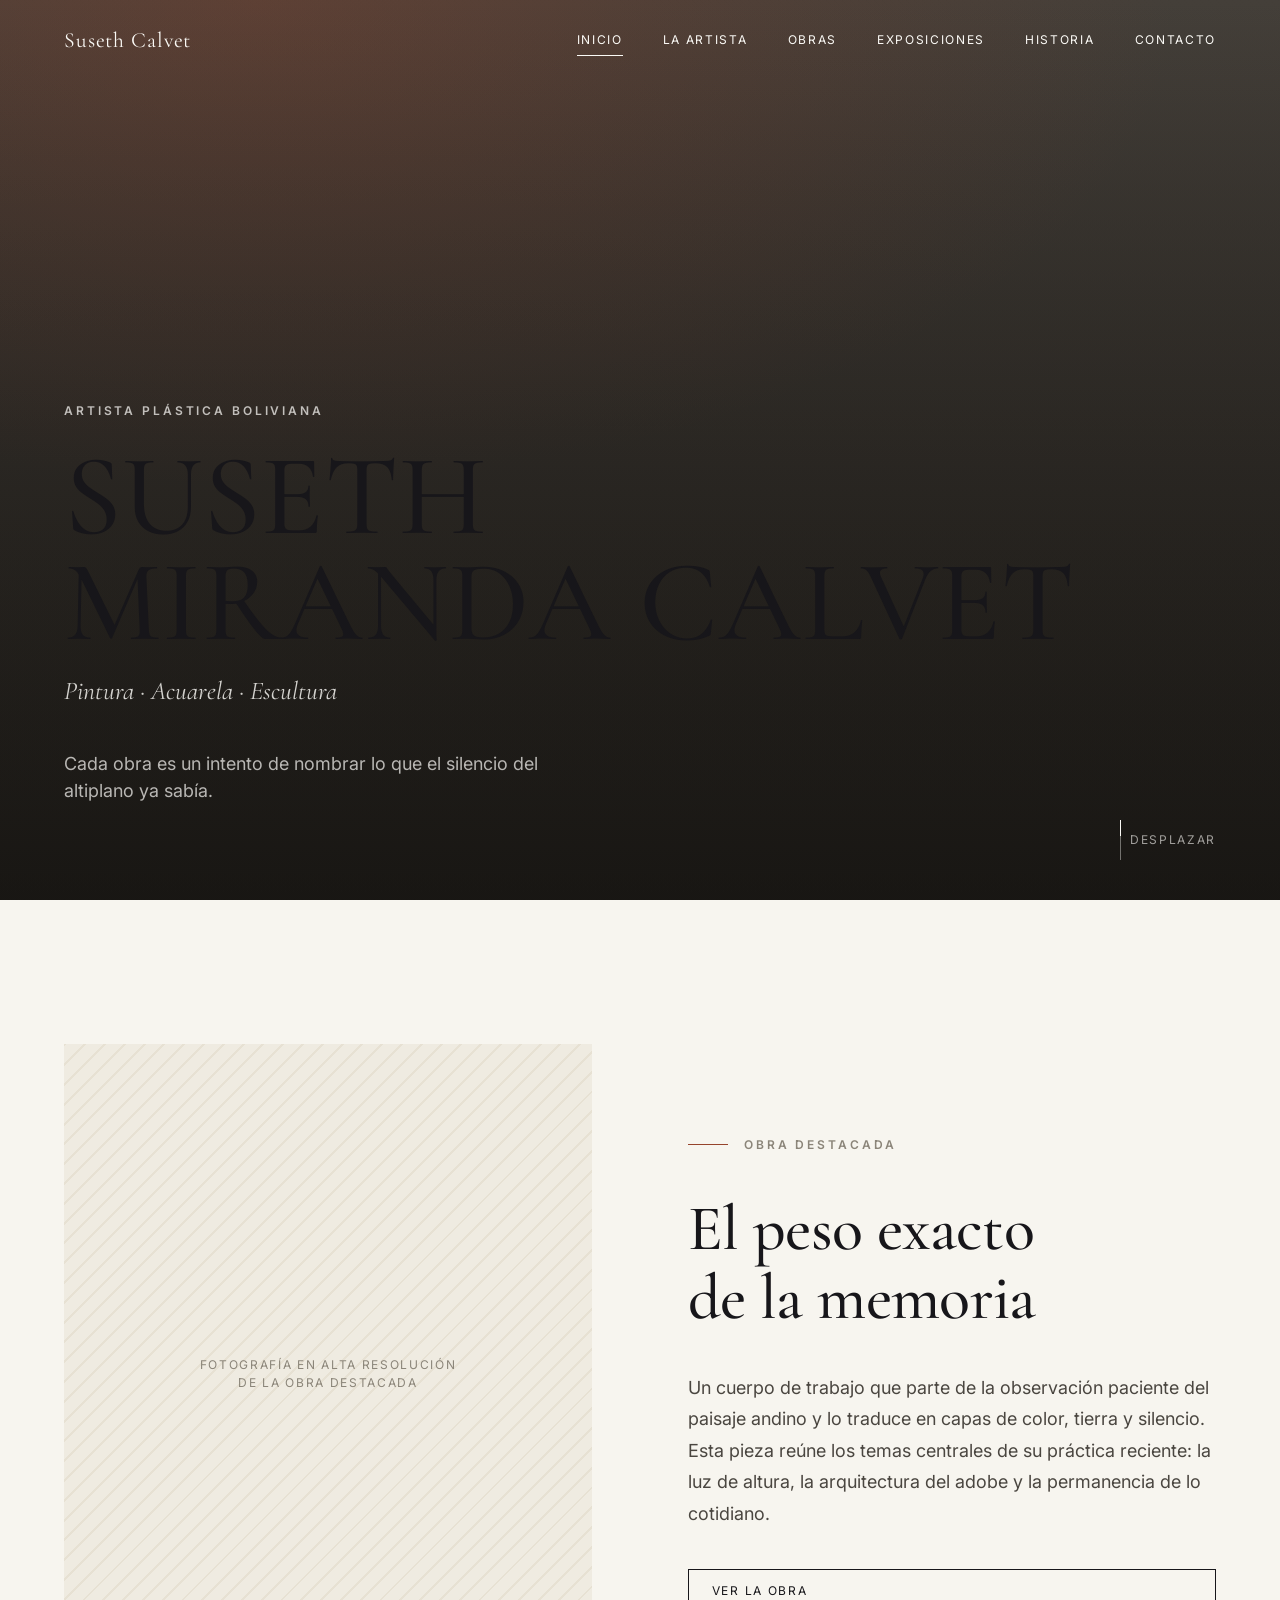
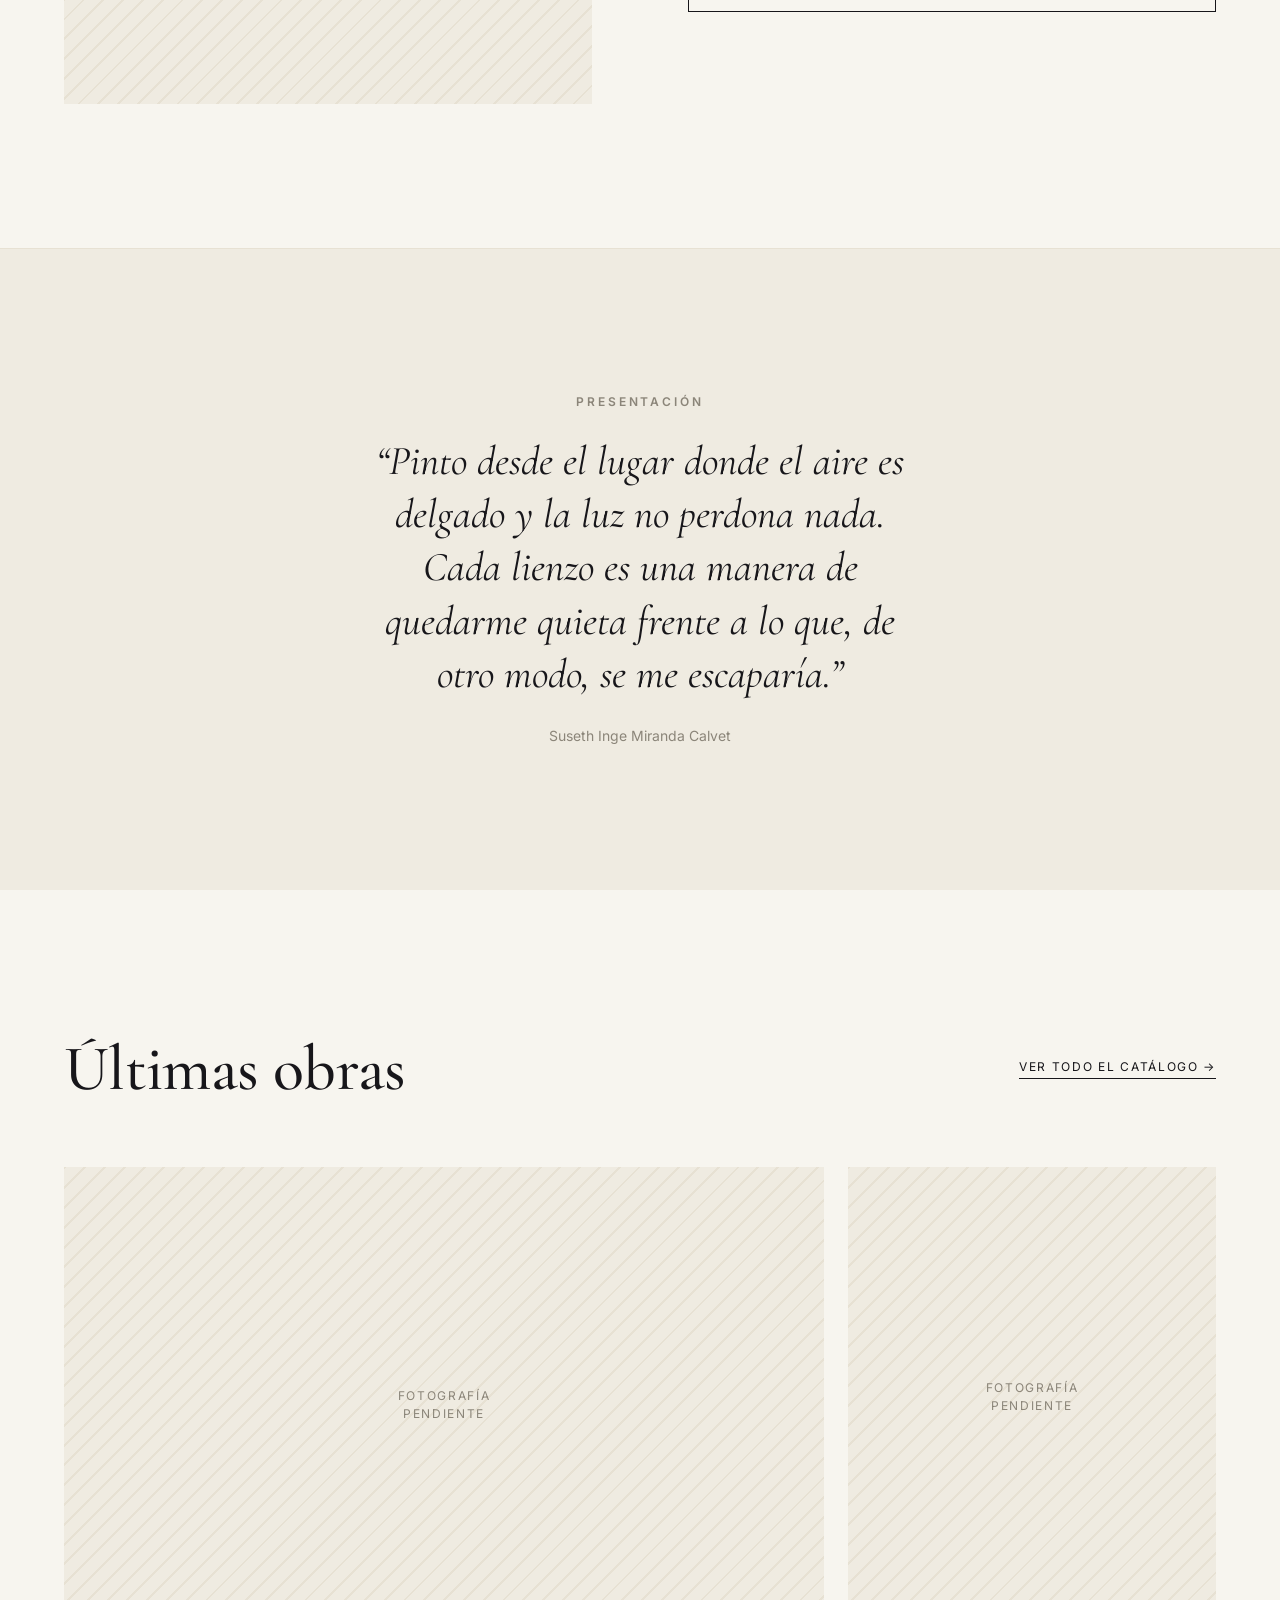
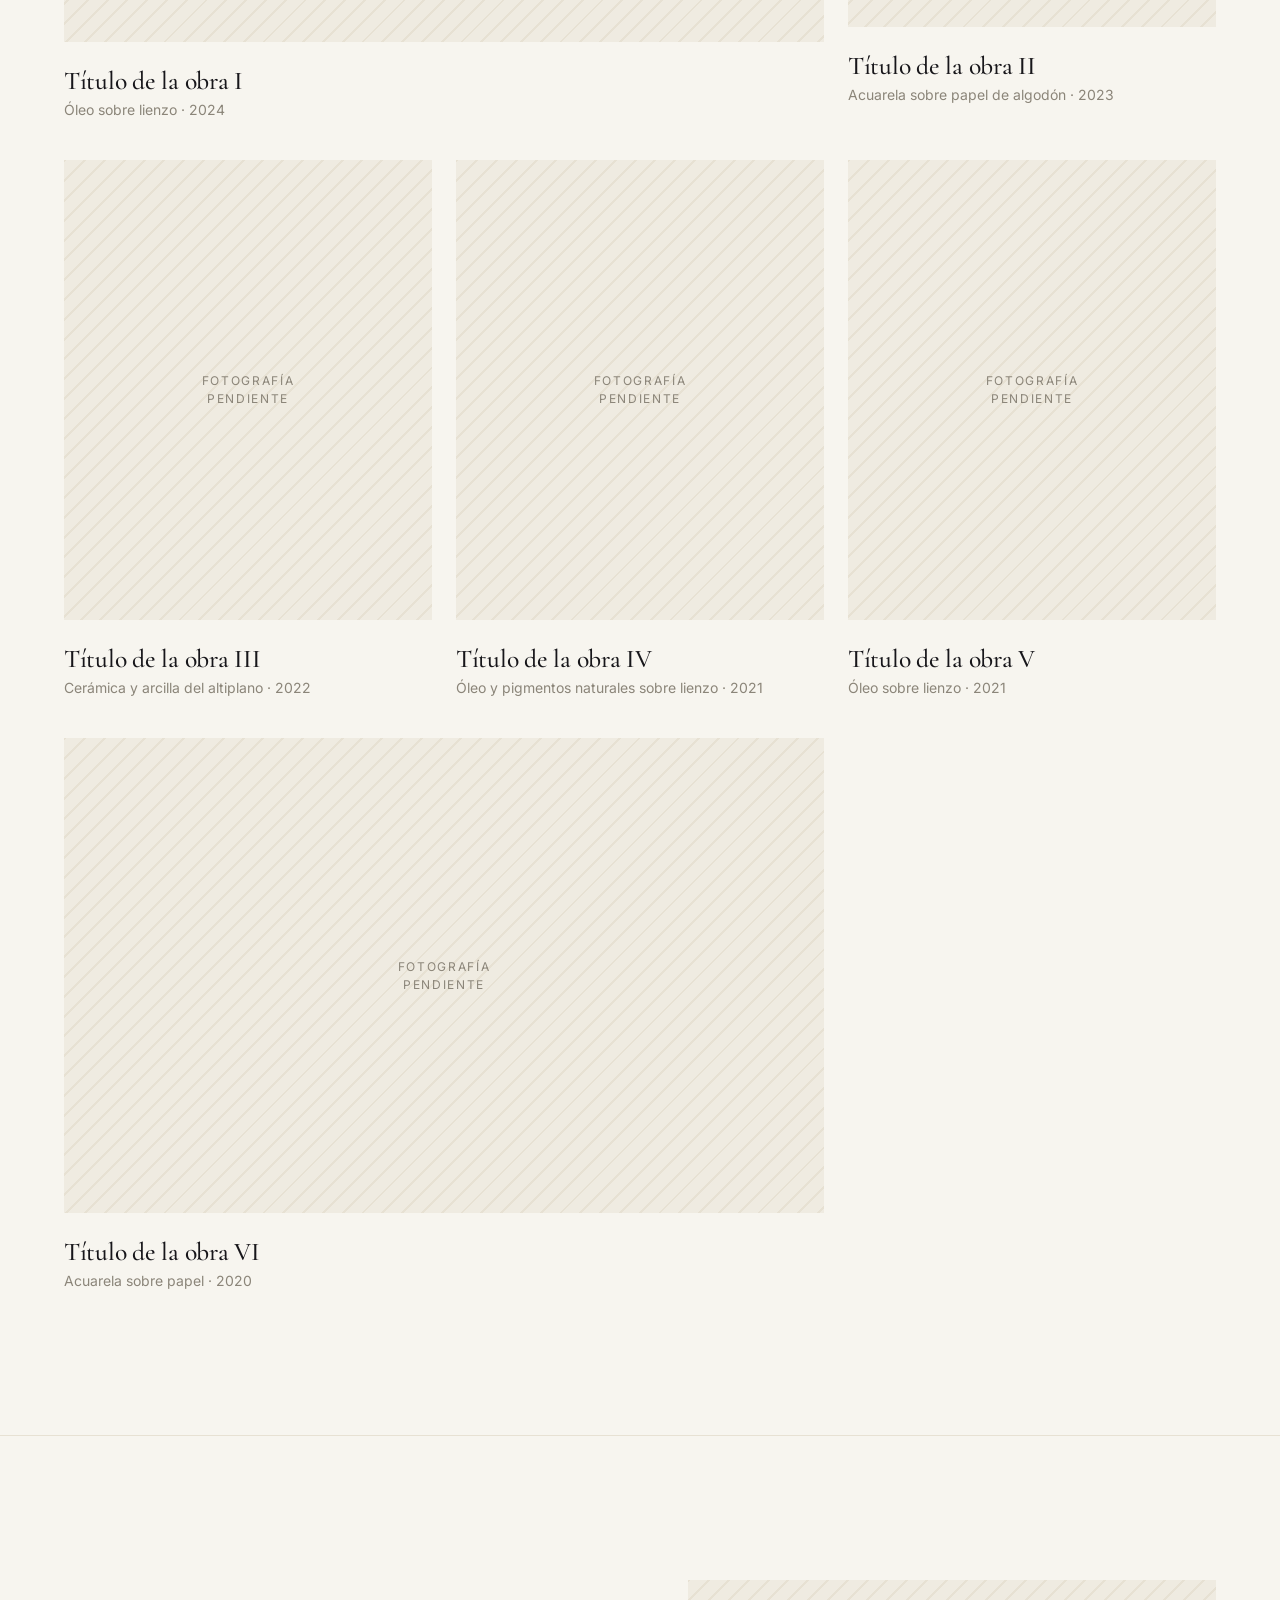
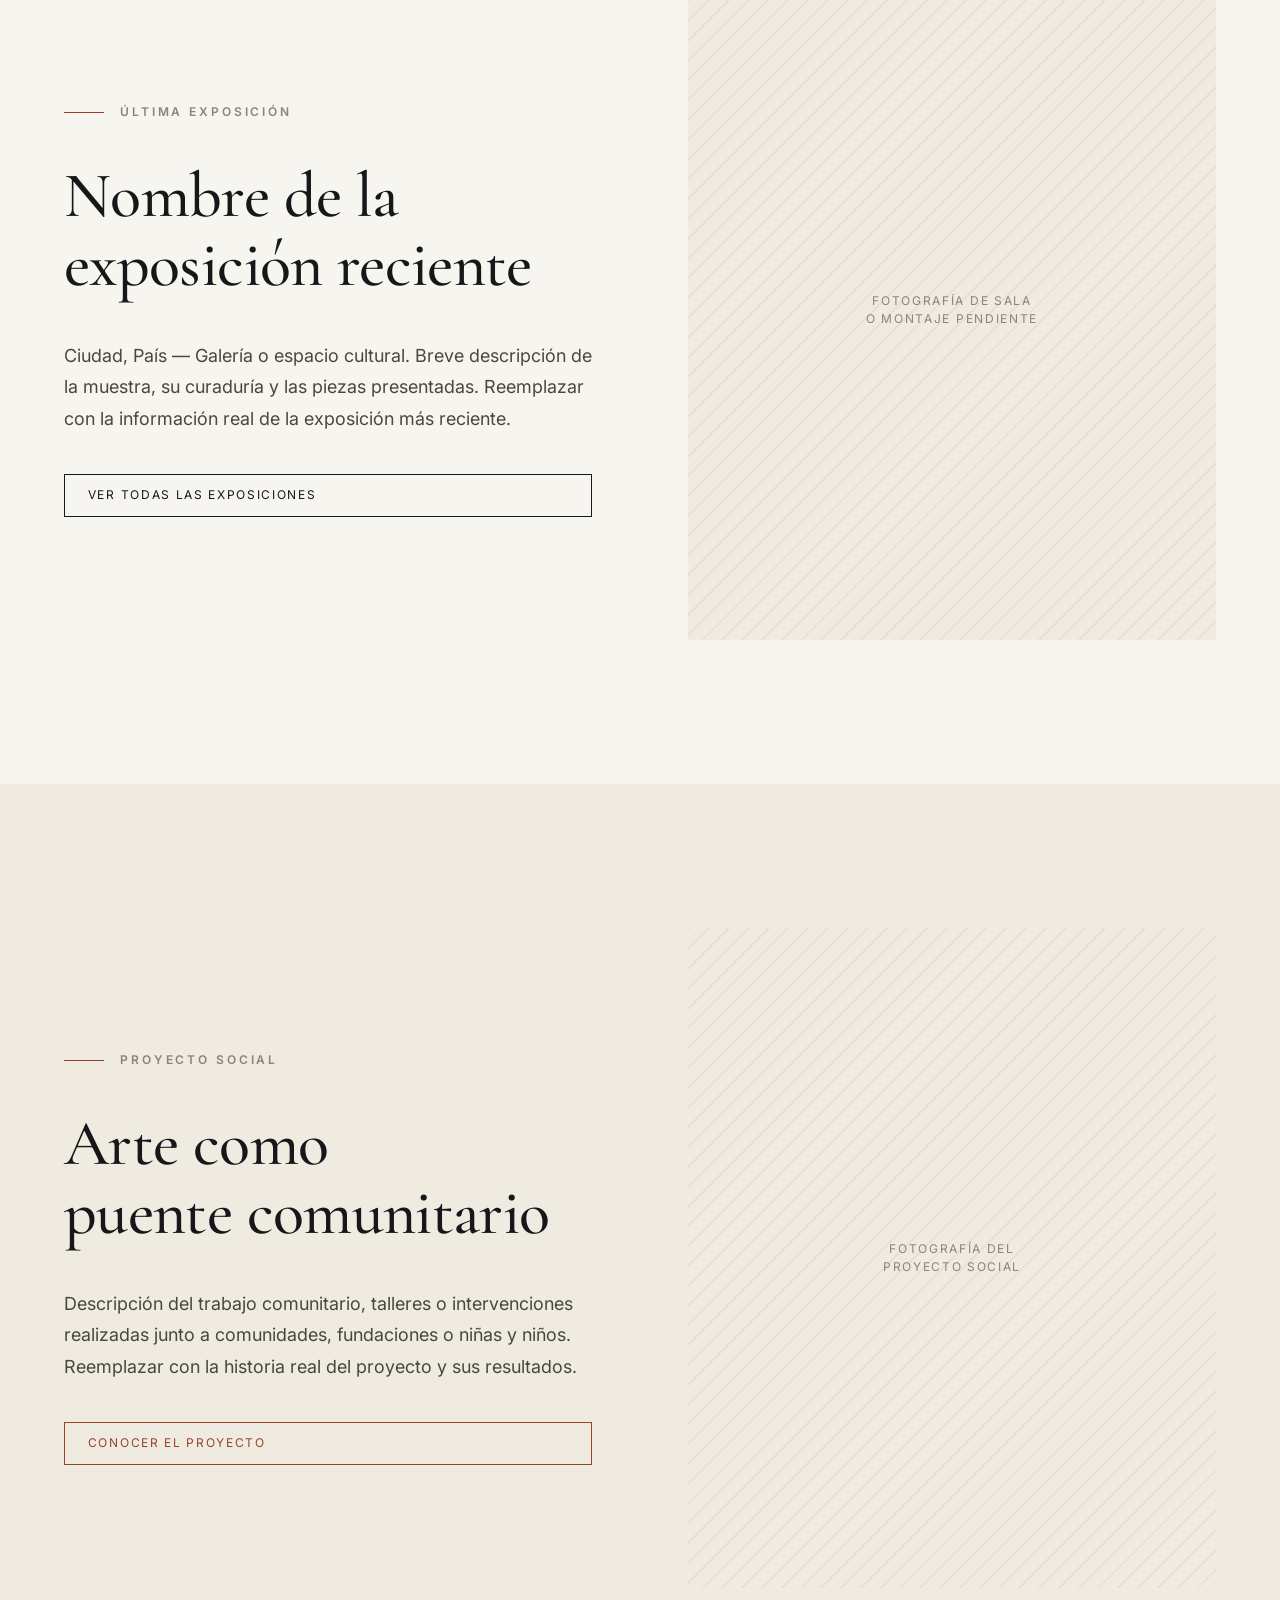
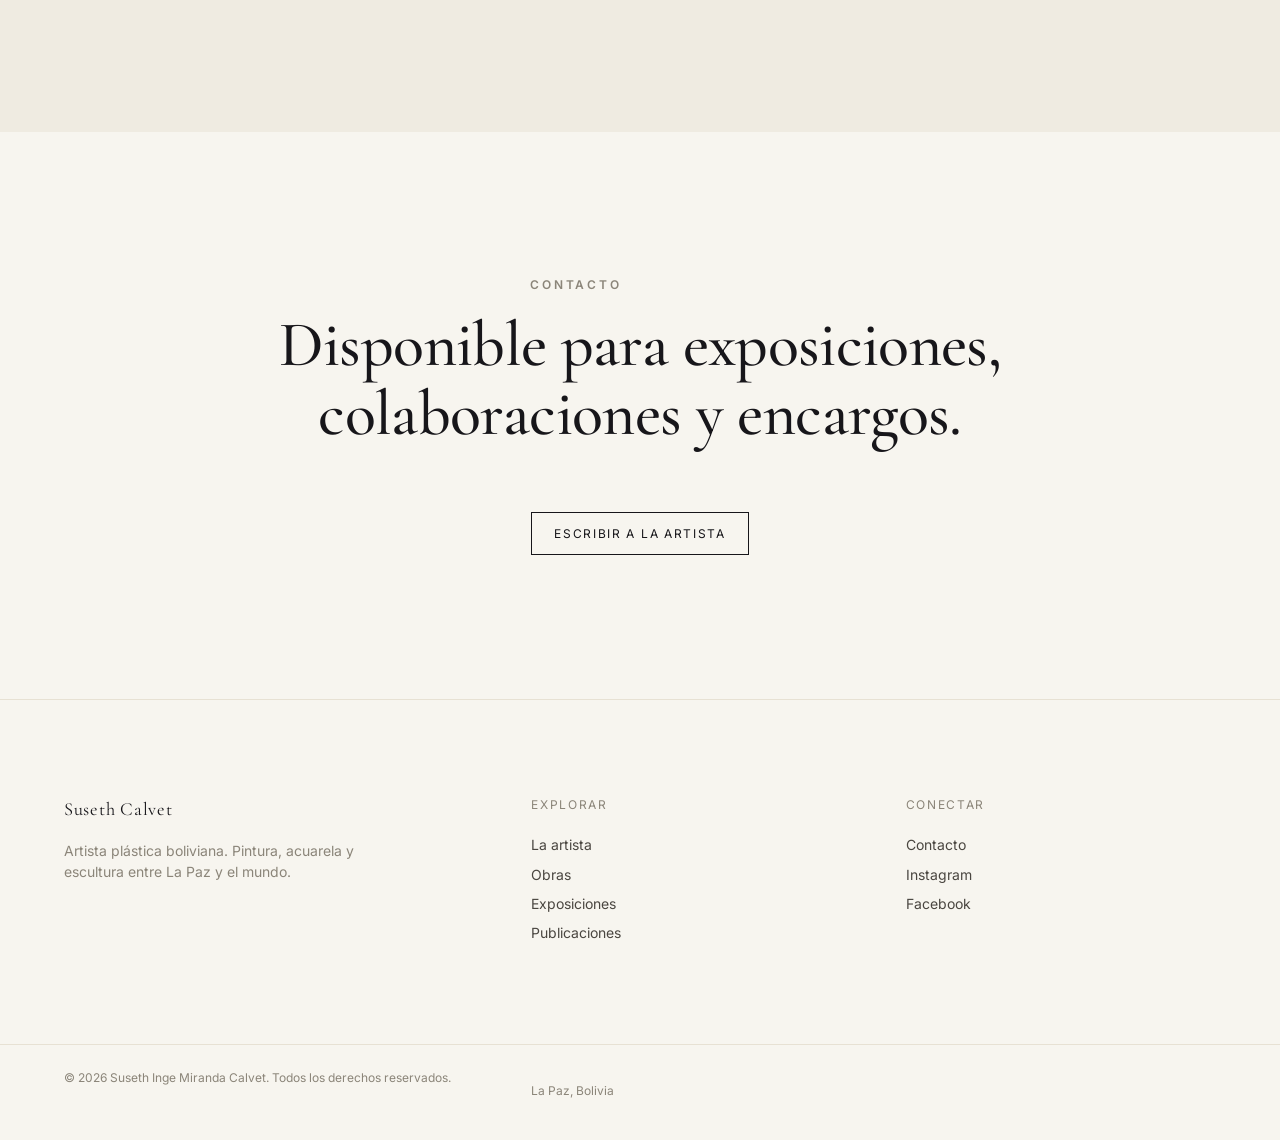
<file: index.html>
<!DOCTYPE html>
<html lang="es">
<head>
<meta charset="UTF-8">
<meta name="viewport" content="width=device-width, initial-scale=1.0">
<title>Suseth Inge Miranda Calvet — Artista Plástica</title>
<meta name="description" content="Sitio oficial de Suseth Inge Miranda Calvet, artista plástica boliviana. Pintura, acuarela y escultura entre La Paz y el mundo.">

<!-- Open Graph -->
<meta property="og:type" content="website">
<meta property="og:title" content="Suseth Inge Miranda Calvet — Artista Plástica">
<meta property="og:description" content="Pintura, acuarela y escultura. Obra, exposiciones y trayectoria de la artista boliviana Suseth Inge Miranda Calvet.">
<meta property="og:image" content="images/og-cover.jpg">
<meta property="og:locale" content="es_BO">

<!-- Twitter Card -->
<meta name="twitter:card" content="summary_large_image">
<meta name="twitter:title" content="Suseth Inge Miranda Calvet — Artista Plástica">
<meta name="twitter:description" content="Pintura, acuarela y escultura entre La Paz y el mundo.">

<!-- Schema.org -->
<script type="application/ld+json">
{
  "@context": "https://schema.org",
  "@type": "Person",
  "name": "Suseth Inge Miranda Calvet",
  "jobTitle": "Artista Plástica",
  "nationality": "Boliviana",
  "url": "https://tu-dominio.com/",
  "sameAs": []
}
</script>

<link rel="preconnect" href="https://fonts.googleapis.com">
<link rel="preconnect" href="https://fonts.gstatic.com" crossorigin>
<link href="https://fonts.googleapis.com/css2?family=Cormorant+Garamond:ital,wght@0,400;0,500;1,400&family=Playfair+Display:wght@500;600&family=Inter:wght@400;500;600&display=swap" rel="stylesheet">

<link rel="stylesheet" href="css/reset.css">
<link rel="stylesheet" href="css/variables.css">
<link rel="stylesheet" href="css/typography.css">
<link rel="stylesheet" href="css/layout.css">
<link rel="stylesheet" href="css/components.css">
<link rel="stylesheet" href="css/gallery.css">
<link rel="stylesheet" href="css/animations.css">
<link rel="stylesheet" href="css/responsive.css">
</head>
<body>

<a class="skip-link" href="#main">Saltar al contenido</a>

<header class="site-header site-header--on-hero">
  <div class="wrap">
    <a href="index.html" class="brand">Suseth Calvet</a>
    <nav class="nav-primary" id="nav-primary">
      <a class="nav-link" href="index.html" aria-current="page">Inicio</a>
      <a class="nav-link" href="artista.html">La Artista</a>
      <a class="nav-link" href="obras.html">Obras</a>
      <a class="nav-link" href="exposiciones.html">Exposiciones</a>
      <a class="nav-link" href="historia.html">Historia</a>
      <a class="nav-link" href="contacto.html">Contacto</a>
    </nav>
    <button class="menu-toggle" aria-label="Abrir menú" aria-expanded="false" aria-controls="nav-primary">
      <span></span><span></span><span></span>
    </button>
  </div>
</header>

<main id="main">

  <!-- HERO -->
  <section class="hero">
    <div class="hero__media" aria-hidden="true">
      <!-- Reemplazar por una fotografía a pantalla completa de una obra destacada -->
    </div>
    <div class="hero__content wrap">
      <p class="eyebrow hero__eyebrow">Artista Plástica Boliviana</p>
      <h1 class="hero__name">Suseth<br>Miranda Calvet</h1>
      <p class="hero__role">Pintura · Acuarela · Escultura</p>
      <p class="hero__phrase">Cada obra es un intento de nombrar lo que el silencio del altiplano ya sabía.</p>
    </div>
    <div class="hero__scroll" aria-hidden="true">
      <span class="line"></span>
      <span>Desplazar</span>
    </div>
  </section>

  <!-- OBRA DESTACADA -->
  <section class="section">
    <div class="wrap split">
      <div data-reveal>
        <div class="card-work__frame" style="aspect-ratio:4/5;">
          <a href="obra.html?id=obra-01" data-lightbox="" data-caption="Obra destacada — reemplazar con fotografía real">
            <div class="placeholder-art">Fotografía en alta resolución<br>de la obra destacada</div>
          </a>
        </div>
      </div>
      <div class="stack" data-reveal>
        <p class="eyebrow-line eyebrow">Obra destacada</p>
        <h2>El peso exacto<br>de la memoria</h2>
        <p class="text-body">Un cuerpo de trabajo que parte de la observación paciente del paisaje andino y lo traduce en capas de color, tierra y silencio. Esta pieza reúne los temas centrales de su práctica reciente: la luz de altura, la arquitectura del adobe y la permanencia de lo cotidiano.</p>
        <a class="btn" href="obras.html">Ver la obra</a>
      </div>
    </div>
  </section>

  <div class="horizon wrap" data-reveal></div>

  <!-- PRESENTACIÓN -->
  <section class="section section--alt">
    <div class="wrap center wrap--text">
      <p class="eyebrow" data-reveal>Presentación</p>
      <p class="quote center" data-reveal style="margin-top: var(--space-sm);">
        &ldquo;Pinto desde el lugar donde el aire es delgado y la luz no perdona nada. Cada lienzo es una manera de quedarme quieta frente a lo que, de otro modo, se me escaparía.&rdquo;
      </p>
      <p class="caption center" data-reveal style="margin-top: var(--space-sm);">Suseth Inge Miranda Calvet</p>
    </div>
  </section>

  <!-- ÚLTIMAS OBRAS -->
  <section class="section">
    <div class="wrap">
      <div class="cluster" style="justify-content: space-between; margin-bottom: var(--space-lg);" data-reveal>
        <h2>Últimas obras</h2>
        <a class="text-link" href="obras.html">Ver todo el catálogo →</a>
      </div>
      <div class="gallery-grid" data-gallery data-reveal-group>
        <!-- Renderizado por js/gallery.js a partir de js/obras-data.js -->
      </div>
    </div>
  </section>

  <div class="horizon wrap" data-reveal></div>

  <!-- ÚLTIMA EXPOSICIÓN -->
  <section class="section">
    <div class="wrap split">
      <div class="stack" data-reveal>
        <p class="eyebrow-line eyebrow">Última exposición</p>
        <h2>Nombre de la<br>exposición reciente</h2>
        <p class="text-body">Ciudad, País — Galería o espacio cultural. Breve descripción de la muestra, su curaduría y las piezas presentadas. Reemplazar con la información real de la exposición más reciente.</p>
        <a class="btn" href="exposiciones.html">Ver todas las exposiciones</a>
      </div>
      <div data-reveal>
        <div class="card-work__frame" style="aspect-ratio:4/5;">
          <div class="placeholder-art">Fotografía de sala<br>o montaje pendiente</div>
        </div>
      </div>
    </div>
  </section>

  <!-- PROYECTO SOCIAL DESTACADO -->
  <section class="section section--alt">
    <div class="wrap split">
      <div data-reveal style="order: 2;">
        <div class="card-work__frame" style="aspect-ratio:4/5;">
          <div class="placeholder-art">Fotografía del<br>proyecto social</div>
        </div>
      </div>
      <div class="stack" data-reveal style="order: 1;">
        <p class="eyebrow-line eyebrow">Proyecto social</p>
        <h2>Arte como<br>puente comunitario</h2>
        <p class="text-body">Descripción del trabajo comunitario, talleres o intervenciones realizadas junto a comunidades, fundaciones o niñas y niños. Reemplazar con la historia real del proyecto y sus resultados.</p>
        <a class="btn btn--accent" href="proyectos-sociales.html">Conocer el proyecto</a>
      </div>
    </div>
  </section>

  <!-- CONTACTO CTA -->
  <section class="section center wrap--text" style="margin-inline:auto;">
    <p class="eyebrow" data-reveal>Contacto</p>
    <h2 data-reveal style="margin-top: var(--space-xs);">Disponible para exposiciones,<br>colaboraciones y encargos.</h2>
    <div data-reveal style="margin-top: var(--space-lg);">
      <a class="btn" href="contacto.html">Escribir a la artista</a>
    </div>
  </section>

</main>

<footer class="site-footer">
  <div class="wrap">
    <div>
      <p class="brand" style="font-size:1.15rem;">Suseth Calvet</p>
      <p class="caption" style="margin-top: var(--space-xs); max-width: 22rem;">Artista plástica boliviana. Pintura, acuarela y escultura entre La Paz y el mundo.</p>
    </div>
    <div class="footer-cols">
      <p class="footer-cols__title">Explorar</p>
      <a href="artista.html">La artista</a>
      <a href="obras.html">Obras</a>
      <a href="exposiciones.html">Exposiciones</a>
      <a href="publicaciones.html">Publicaciones</a>
    </div>
    <div class="footer-cols">
      <p class="footer-cols__title">Conectar</p>
      <a href="contacto.html">Contacto</a>
      <a href="https://instagram.com" target="_blank" rel="noopener">Instagram</a>
      <a href="https://facebook.com" target="_blank" rel="noopener">Facebook</a>
    </div>
  </div>
  <div class="wrap footer-bottom">
    <p>© <span data-year></span> Suseth Inge Miranda Calvet. Todos los derechos reservados.</p>
    <p>La Paz, Bolivia</p>
  </div>
</footer>

<div class="lightbox" aria-hidden="true">
  <button class="lightbox__close" aria-label="Cerrar">✕</button>
  <figure class="lightbox__figure">
    <div class="lightbox__frame"></div>
    <figcaption class="lightbox__caption"></figcaption>
  </figure>
</div>

<script src="js/obras-data.js"></script>
<script src="js/menu.js"></script>
<script src="js/scroll.js"></script>
<script src="js/gallery.js"></script>
<script src="js/lightbox.js"></script>
<script src="js/app.js"></script>
</body>
</html>
</file>
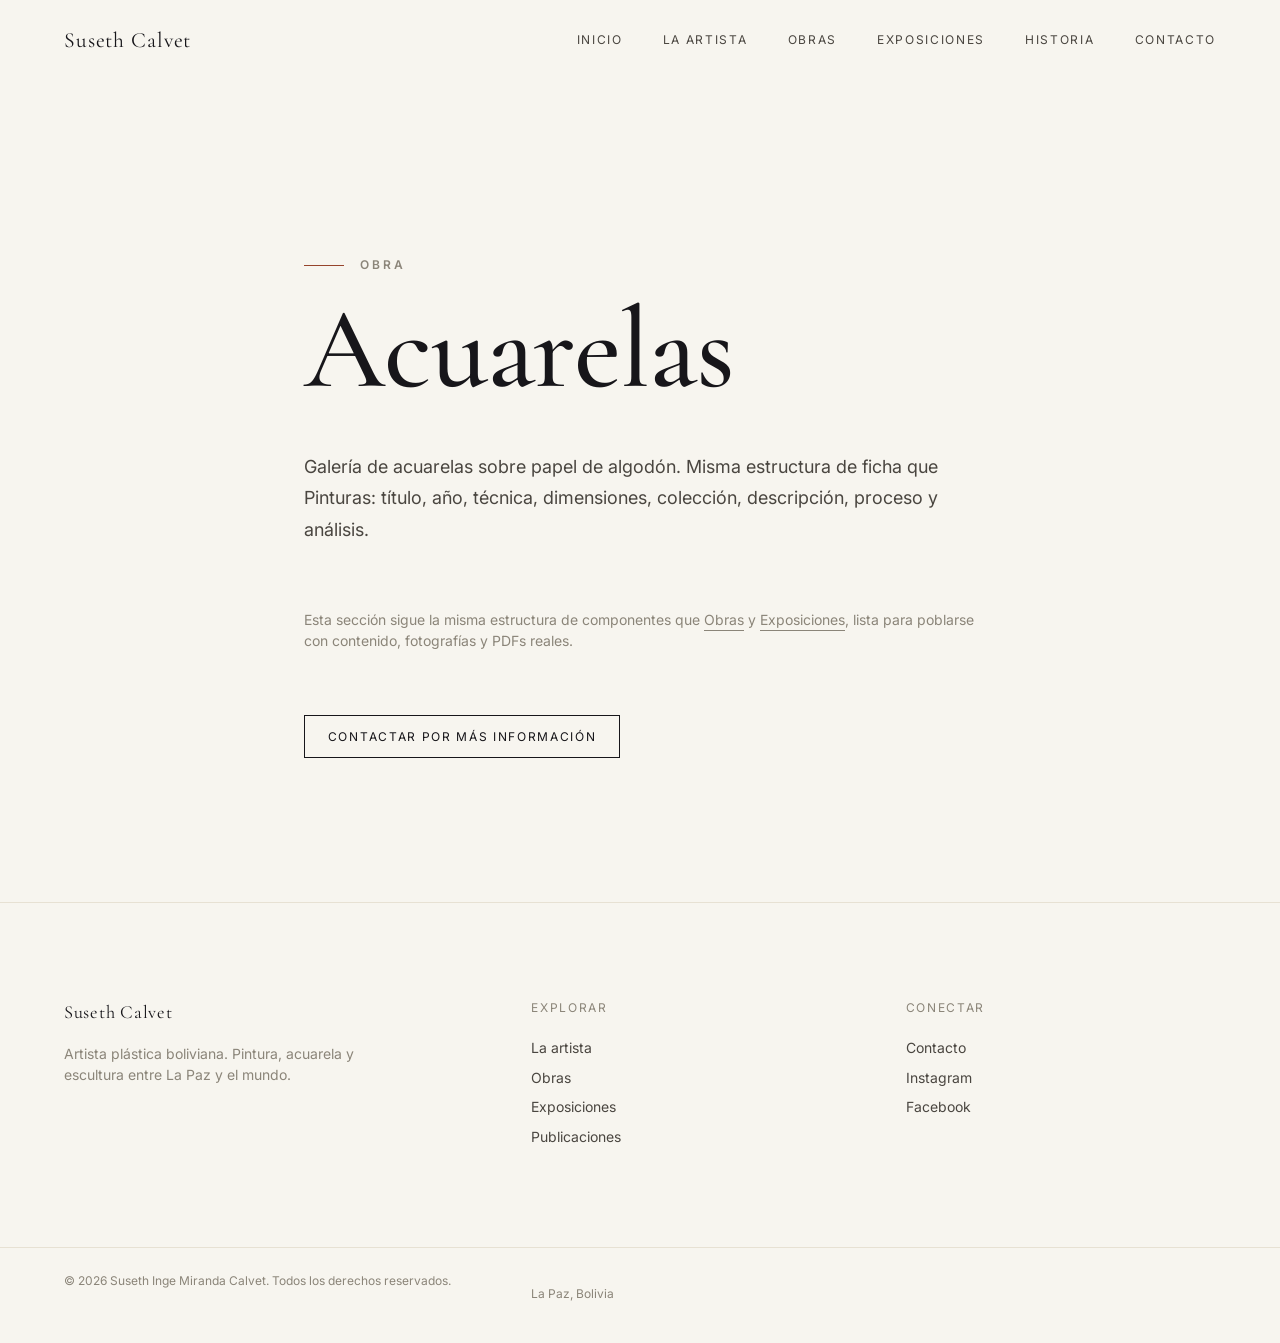
<file: acuarelas.html>
<!DOCTYPE html>
<html lang="es">
<head>
<meta charset="UTF-8">
<meta name="viewport" content="width=device-width, initial-scale=1.0">
<title>Acuarelas — Suseth Inge Miranda Calvet</title>
<meta name="description" content="Serie de acuarelas de Suseth Inge Miranda Calvet.">

<link rel="preconnect" href="https://fonts.googleapis.com">
<link rel="preconnect" href="https://fonts.gstatic.com" crossorigin>
<link href="https://fonts.googleapis.com/css2?family=Cormorant+Garamond:ital,wght@0,400;0,500;1,400&family=Playfair+Display:wght@500;600&family=Inter:wght@400;500;600&display=swap" rel="stylesheet">

<link rel="stylesheet" href="css/reset.css">
<link rel="stylesheet" href="css/variables.css">
<link rel="stylesheet" href="css/typography.css">
<link rel="stylesheet" href="css/layout.css">
<link rel="stylesheet" href="css/components.css">
<link rel="stylesheet" href="css/gallery.css">
<link rel="stylesheet" href="css/animations.css">
<link rel="stylesheet" href="css/responsive.css">
</head>
<body>

<a class="skip-link" href="#main">Saltar al contenido</a>

<header class="site-header">
  <div class="wrap">
    <a href="index.html" class="brand">Suseth Calvet</a>
    <nav class="nav-primary" id="nav-primary">
      <a class="nav-link" href="index.html">Inicio</a>
      <a class="nav-link" href="artista.html">La Artista</a>
      <a class="nav-link" href="obras.html">Obras</a>
      <a class="nav-link" href="exposiciones.html">Exposiciones</a>
      <a class="nav-link" href="historia.html">Historia</a>
      <a class="nav-link" href="contacto.html">Contacto</a>
    </nav>
    <button class="menu-toggle" aria-label="Abrir menú" aria-expanded="false" aria-controls="nav-primary">
      <span></span><span></span><span></span>
    </button>
  </div>
</header>

<main id="main" style="padding-top: 7rem;">
  <section class="section">
    <div class="wrap wrap--text">
      <p class="eyebrow-line eyebrow" data-reveal>Obra</p>
      <h1 style="margin-top: var(--space-xs);" data-reveal>Acuarelas</h1>
      <p class="text-body" style="margin-top: var(--space-md);" data-reveal>Galería de acuarelas sobre papel de algodón. Misma estructura de ficha que Pinturas: título, año, técnica, dimensiones, colección, descripción, proceso y análisis.</p>
      <p class="caption" style="margin-top: var(--space-lg);" data-reveal>Esta sección sigue la misma estructura de componentes que <a class="link-underline" href="obras.html">Obras</a> y <a class="link-underline" href="exposiciones.html">Exposiciones</a>, lista para poblarse con contenido, fotografías y PDFs reales.</p>
      <a class="btn" style="margin-top: var(--space-lg);" href="contacto.html">Contactar por más información</a>
    </div>
  </section>
</main>

<footer class="site-footer">
  <div class="wrap">
    <div>
      <p class="brand" style="font-size:1.15rem;">Suseth Calvet</p>
      <p class="caption" style="margin-top: var(--space-xs); max-width: 22rem;">Artista plástica boliviana. Pintura, acuarela y escultura entre La Paz y el mundo.</p>
    </div>
    <div class="footer-cols">
      <p class="footer-cols__title">Explorar</p>
      <a href="artista.html">La artista</a>
      <a href="obras.html">Obras</a>
      <a href="exposiciones.html">Exposiciones</a>
      <a href="publicaciones.html">Publicaciones</a>
    </div>
    <div class="footer-cols">
      <p class="footer-cols__title">Conectar</p>
      <a href="contacto.html">Contacto</a>
      <a href="https://instagram.com" target="_blank" rel="noopener">Instagram</a>
      <a href="https://facebook.com" target="_blank" rel="noopener">Facebook</a>
    </div>
  </div>
  <div class="wrap footer-bottom">
    <p>© <span data-year></span> Suseth Inge Miranda Calvet. Todos los derechos reservados.</p>
    <p>La Paz, Bolivia</p>
  </div>
</footer>

<script src="js/menu.js"></script>
<script src="js/scroll.js"></script>
<script src="js/app.js"></script>
</body>
</html>
</file>
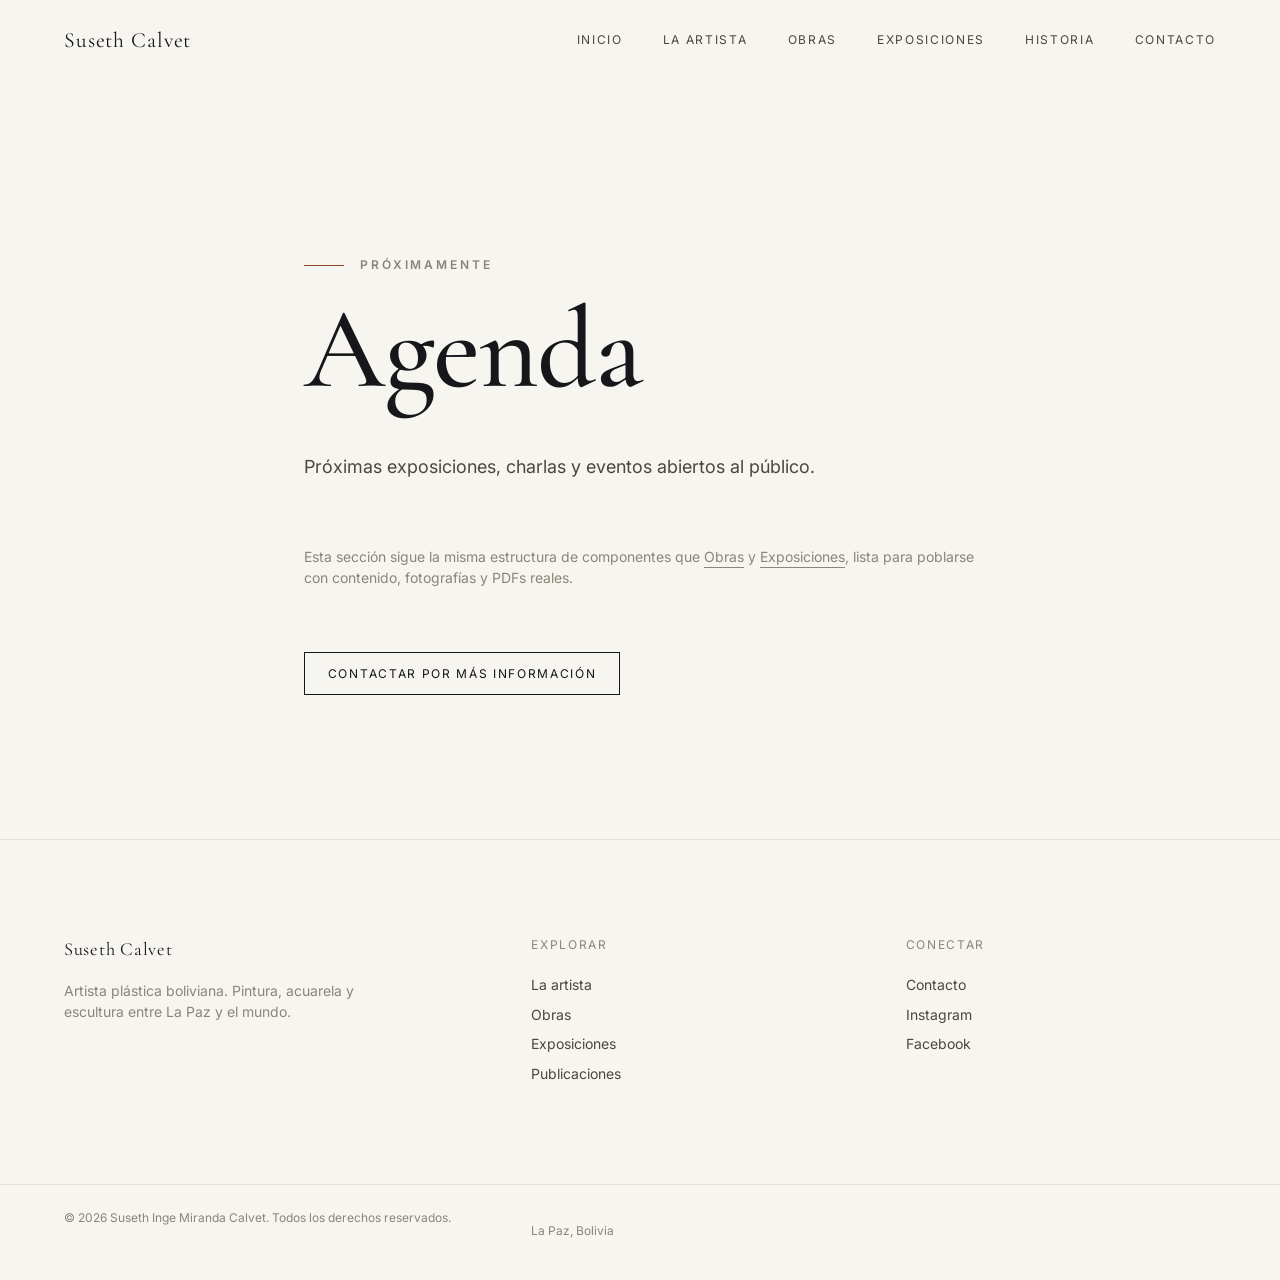
<file: agenda.html>
<!DOCTYPE html>
<html lang="es">
<head>
<meta charset="UTF-8">
<meta name="viewport" content="width=device-width, initial-scale=1.0">
<title>Agenda — Suseth Inge Miranda Calvet</title>
<meta name="description" content="Próximas exposiciones, charlas y eventos de Suseth Inge Miranda Calvet.">

<link rel="preconnect" href="https://fonts.googleapis.com">
<link rel="preconnect" href="https://fonts.gstatic.com" crossorigin>
<link href="https://fonts.googleapis.com/css2?family=Cormorant+Garamond:ital,wght@0,400;0,500;1,400&family=Playfair+Display:wght@500;600&family=Inter:wght@400;500;600&display=swap" rel="stylesheet">

<link rel="stylesheet" href="css/reset.css">
<link rel="stylesheet" href="css/variables.css">
<link rel="stylesheet" href="css/typography.css">
<link rel="stylesheet" href="css/layout.css">
<link rel="stylesheet" href="css/components.css">
<link rel="stylesheet" href="css/gallery.css">
<link rel="stylesheet" href="css/animations.css">
<link rel="stylesheet" href="css/responsive.css">
</head>
<body>

<a class="skip-link" href="#main">Saltar al contenido</a>

<header class="site-header">
  <div class="wrap">
    <a href="index.html" class="brand">Suseth Calvet</a>
    <nav class="nav-primary" id="nav-primary">
      <a class="nav-link" href="index.html">Inicio</a>
      <a class="nav-link" href="artista.html">La Artista</a>
      <a class="nav-link" href="obras.html">Obras</a>
      <a class="nav-link" href="exposiciones.html">Exposiciones</a>
      <a class="nav-link" href="historia.html">Historia</a>
      <a class="nav-link" href="contacto.html">Contacto</a>
    </nav>
    <button class="menu-toggle" aria-label="Abrir menú" aria-expanded="false" aria-controls="nav-primary">
      <span></span><span></span><span></span>
    </button>
  </div>
</header>

<main id="main" style="padding-top: 7rem;">
  <section class="section">
    <div class="wrap wrap--text">
      <p class="eyebrow-line eyebrow" data-reveal>Próximamente</p>
      <h1 style="margin-top: var(--space-xs);" data-reveal>Agenda</h1>
      <p class="text-body" style="margin-top: var(--space-md);" data-reveal>Próximas exposiciones, charlas y eventos abiertos al público.</p>
      <p class="caption" style="margin-top: var(--space-lg);" data-reveal>Esta sección sigue la misma estructura de componentes que <a class="link-underline" href="obras.html">Obras</a> y <a class="link-underline" href="exposiciones.html">Exposiciones</a>, lista para poblarse con contenido, fotografías y PDFs reales.</p>
      <a class="btn" style="margin-top: var(--space-lg);" href="contacto.html">Contactar por más información</a>
    </div>
  </section>
</main>

<footer class="site-footer">
  <div class="wrap">
    <div>
      <p class="brand" style="font-size:1.15rem;">Suseth Calvet</p>
      <p class="caption" style="margin-top: var(--space-xs); max-width: 22rem;">Artista plástica boliviana. Pintura, acuarela y escultura entre La Paz y el mundo.</p>
    </div>
    <div class="footer-cols">
      <p class="footer-cols__title">Explorar</p>
      <a href="artista.html">La artista</a>
      <a href="obras.html">Obras</a>
      <a href="exposiciones.html">Exposiciones</a>
      <a href="publicaciones.html">Publicaciones</a>
    </div>
    <div class="footer-cols">
      <p class="footer-cols__title">Conectar</p>
      <a href="contacto.html">Contacto</a>
      <a href="https://instagram.com" target="_blank" rel="noopener">Instagram</a>
      <a href="https://facebook.com" target="_blank" rel="noopener">Facebook</a>
    </div>
  </div>
  <div class="wrap footer-bottom">
    <p>© <span data-year></span> Suseth Inge Miranda Calvet. Todos los derechos reservados.</p>
    <p>La Paz, Bolivia</p>
  </div>
</footer>

<script src="js/menu.js"></script>
<script src="js/scroll.js"></script>
<script src="js/app.js"></script>
</body>
</html>
</file>
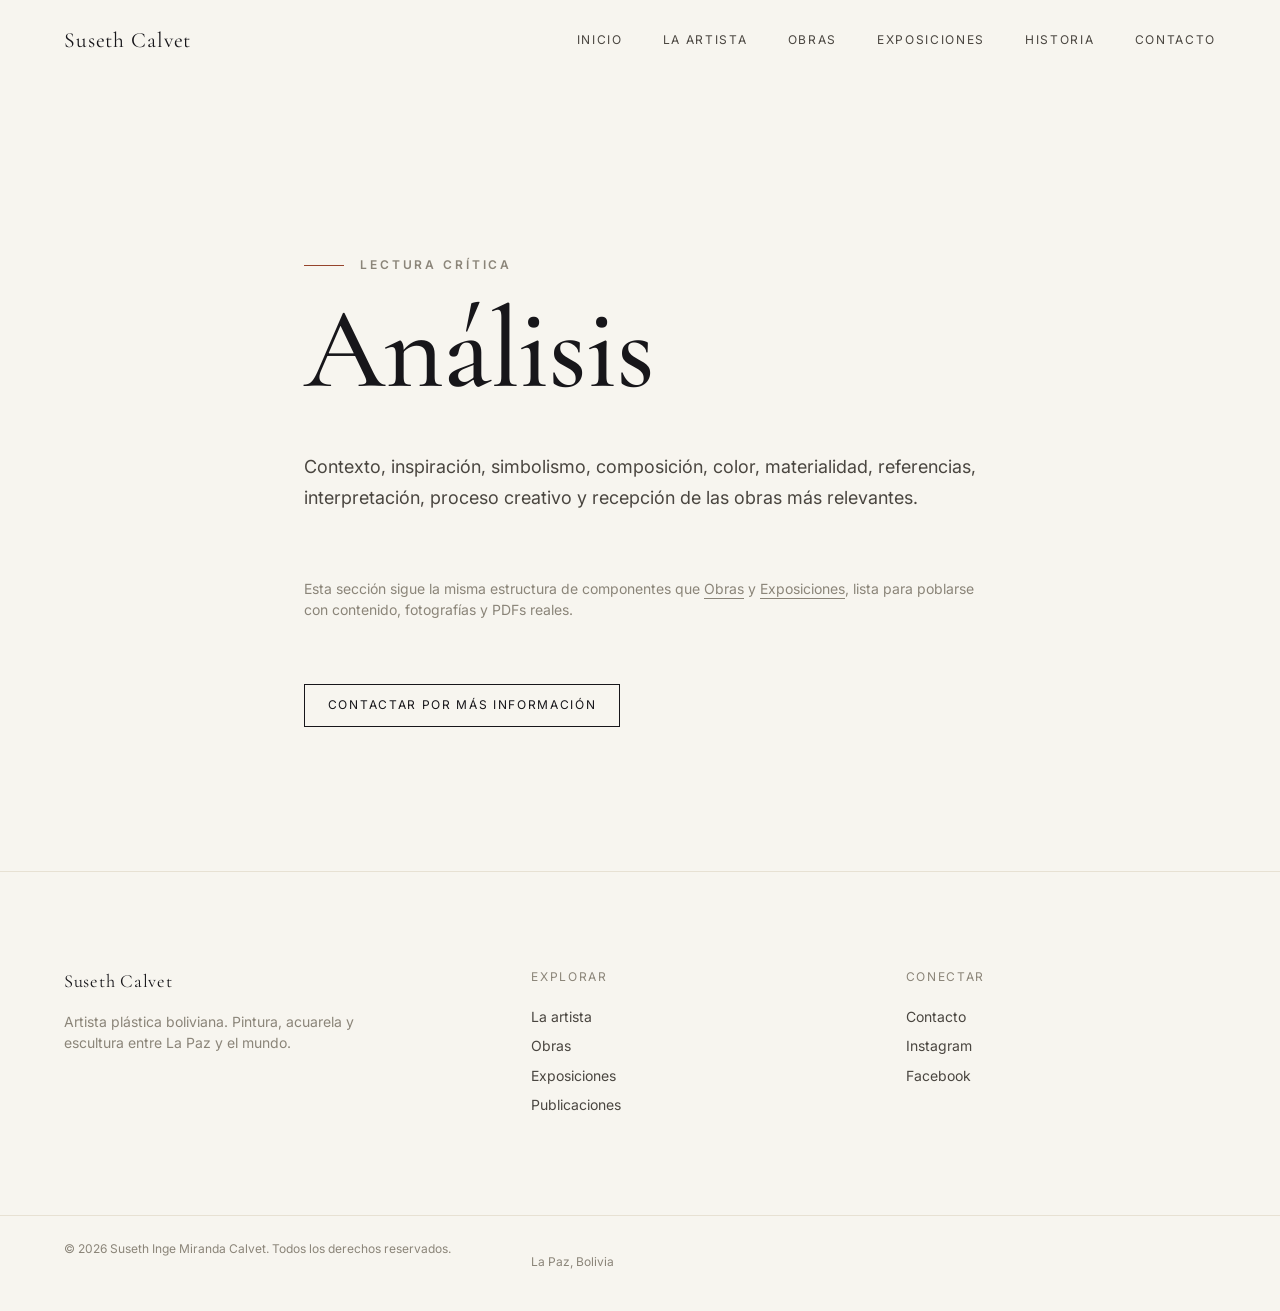
<file: analisis.html>
<!DOCTYPE html>
<html lang="es">
<head>
<meta charset="UTF-8">
<meta name="viewport" content="width=device-width, initial-scale=1.0">
<title>Análisis — Suseth Inge Miranda Calvet</title>
<meta name="description" content="Análisis artístico de obras destacadas de Suseth Inge Miranda Calvet.">

<link rel="preconnect" href="https://fonts.googleapis.com">
<link rel="preconnect" href="https://fonts.gstatic.com" crossorigin>
<link href="https://fonts.googleapis.com/css2?family=Cormorant+Garamond:ital,wght@0,400;0,500;1,400&family=Playfair+Display:wght@500;600&family=Inter:wght@400;500;600&display=swap" rel="stylesheet">

<link rel="stylesheet" href="css/reset.css">
<link rel="stylesheet" href="css/variables.css">
<link rel="stylesheet" href="css/typography.css">
<link rel="stylesheet" href="css/layout.css">
<link rel="stylesheet" href="css/components.css">
<link rel="stylesheet" href="css/gallery.css">
<link rel="stylesheet" href="css/animations.css">
<link rel="stylesheet" href="css/responsive.css">
</head>
<body>

<a class="skip-link" href="#main">Saltar al contenido</a>

<header class="site-header">
  <div class="wrap">
    <a href="index.html" class="brand">Suseth Calvet</a>
    <nav class="nav-primary" id="nav-primary">
      <a class="nav-link" href="index.html">Inicio</a>
      <a class="nav-link" href="artista.html">La Artista</a>
      <a class="nav-link" href="obras.html">Obras</a>
      <a class="nav-link" href="exposiciones.html">Exposiciones</a>
      <a class="nav-link" href="historia.html">Historia</a>
      <a class="nav-link" href="contacto.html">Contacto</a>
    </nav>
    <button class="menu-toggle" aria-label="Abrir menú" aria-expanded="false" aria-controls="nav-primary">
      <span></span><span></span><span></span>
    </button>
  </div>
</header>

<main id="main" style="padding-top: 7rem;">
  <section class="section">
    <div class="wrap wrap--text">
      <p class="eyebrow-line eyebrow" data-reveal>Lectura crítica</p>
      <h1 style="margin-top: var(--space-xs);" data-reveal>Análisis</h1>
      <p class="text-body" style="margin-top: var(--space-md);" data-reveal>Contexto, inspiración, simbolismo, composición, color, materialidad, referencias, interpretación, proceso creativo y recepción de las obras más relevantes.</p>
      <p class="caption" style="margin-top: var(--space-lg);" data-reveal>Esta sección sigue la misma estructura de componentes que <a class="link-underline" href="obras.html">Obras</a> y <a class="link-underline" href="exposiciones.html">Exposiciones</a>, lista para poblarse con contenido, fotografías y PDFs reales.</p>
      <a class="btn" style="margin-top: var(--space-lg);" href="contacto.html">Contactar por más información</a>
    </div>
  </section>
</main>

<footer class="site-footer">
  <div class="wrap">
    <div>
      <p class="brand" style="font-size:1.15rem;">Suseth Calvet</p>
      <p class="caption" style="margin-top: var(--space-xs); max-width: 22rem;">Artista plástica boliviana. Pintura, acuarela y escultura entre La Paz y el mundo.</p>
    </div>
    <div class="footer-cols">
      <p class="footer-cols__title">Explorar</p>
      <a href="artista.html">La artista</a>
      <a href="obras.html">Obras</a>
      <a href="exposiciones.html">Exposiciones</a>
      <a href="publicaciones.html">Publicaciones</a>
    </div>
    <div class="footer-cols">
      <p class="footer-cols__title">Conectar</p>
      <a href="contacto.html">Contacto</a>
      <a href="https://instagram.com" target="_blank" rel="noopener">Instagram</a>
      <a href="https://facebook.com" target="_blank" rel="noopener">Facebook</a>
    </div>
  </div>
  <div class="wrap footer-bottom">
    <p>© <span data-year></span> Suseth Inge Miranda Calvet. Todos los derechos reservados.</p>
    <p>La Paz, Bolivia</p>
  </div>
</footer>

<script src="js/menu.js"></script>
<script src="js/scroll.js"></script>
<script src="js/app.js"></script>
</body>
</html>
</file>
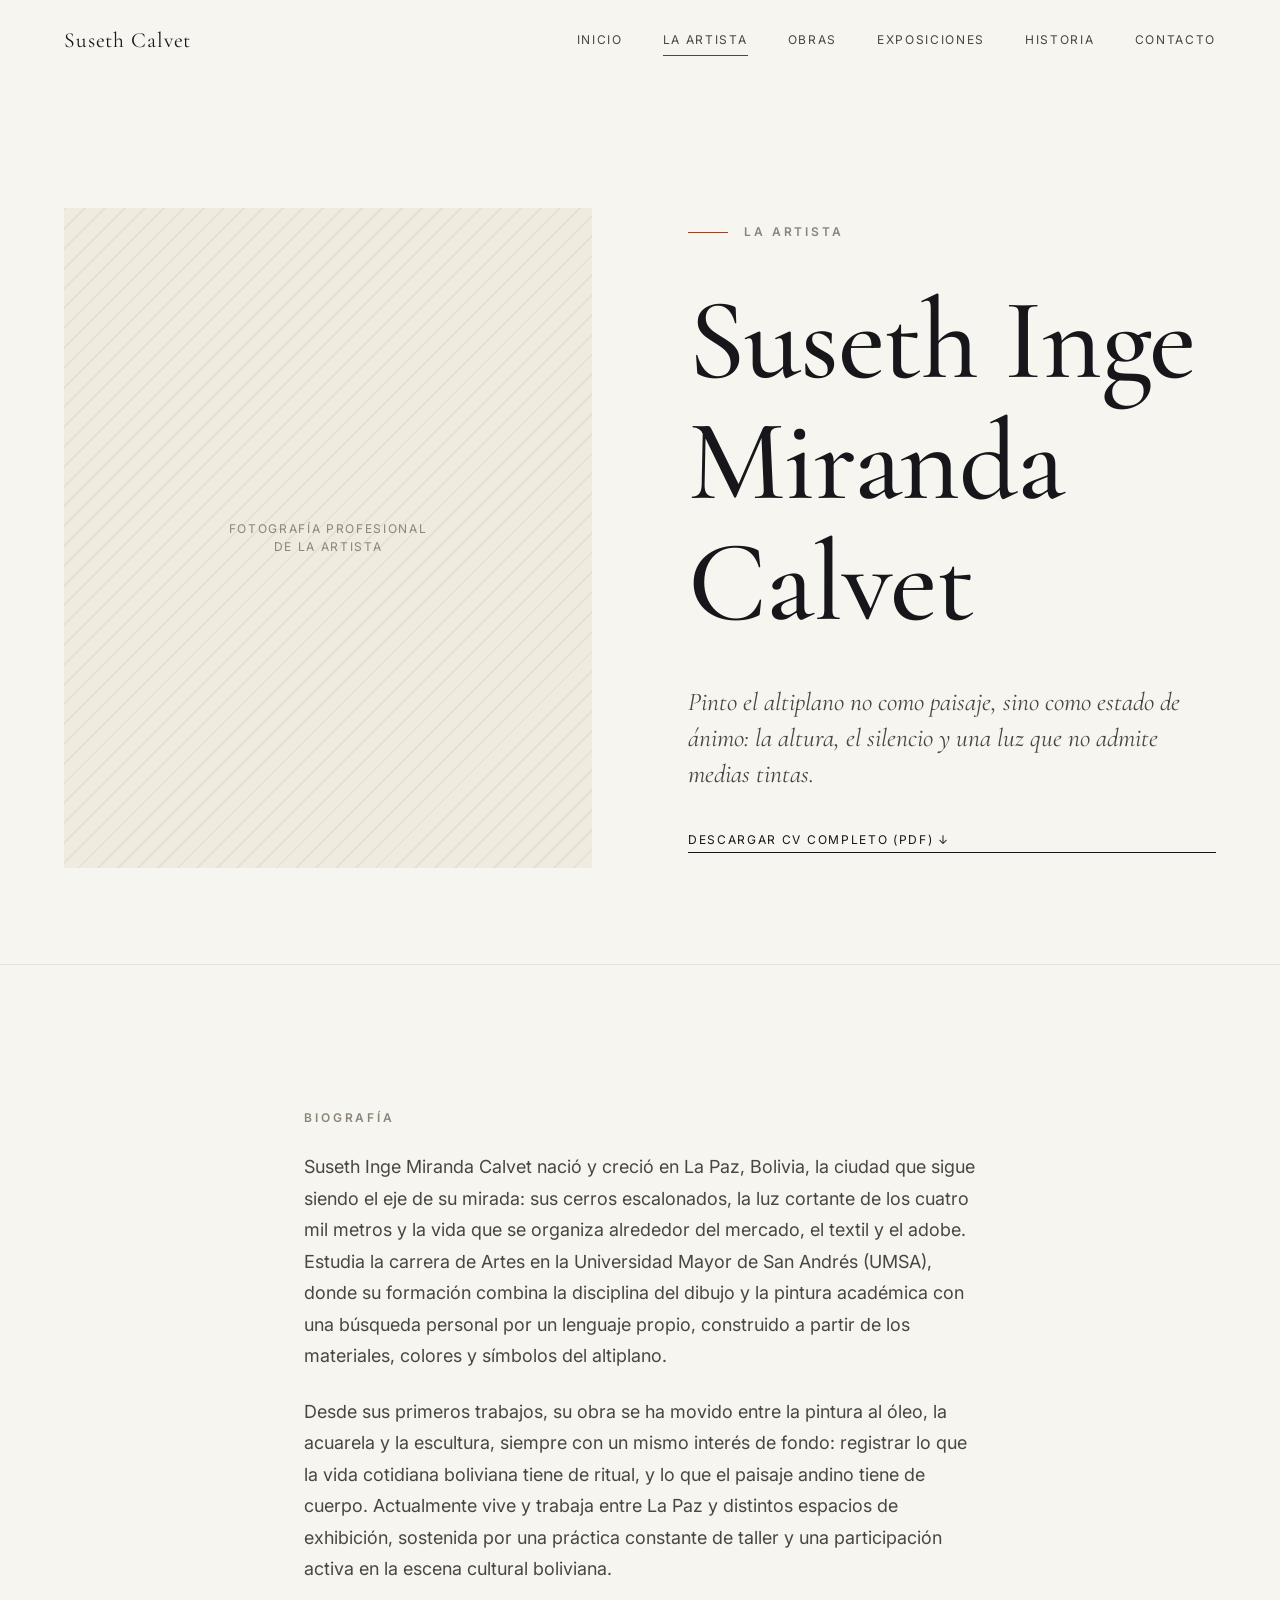
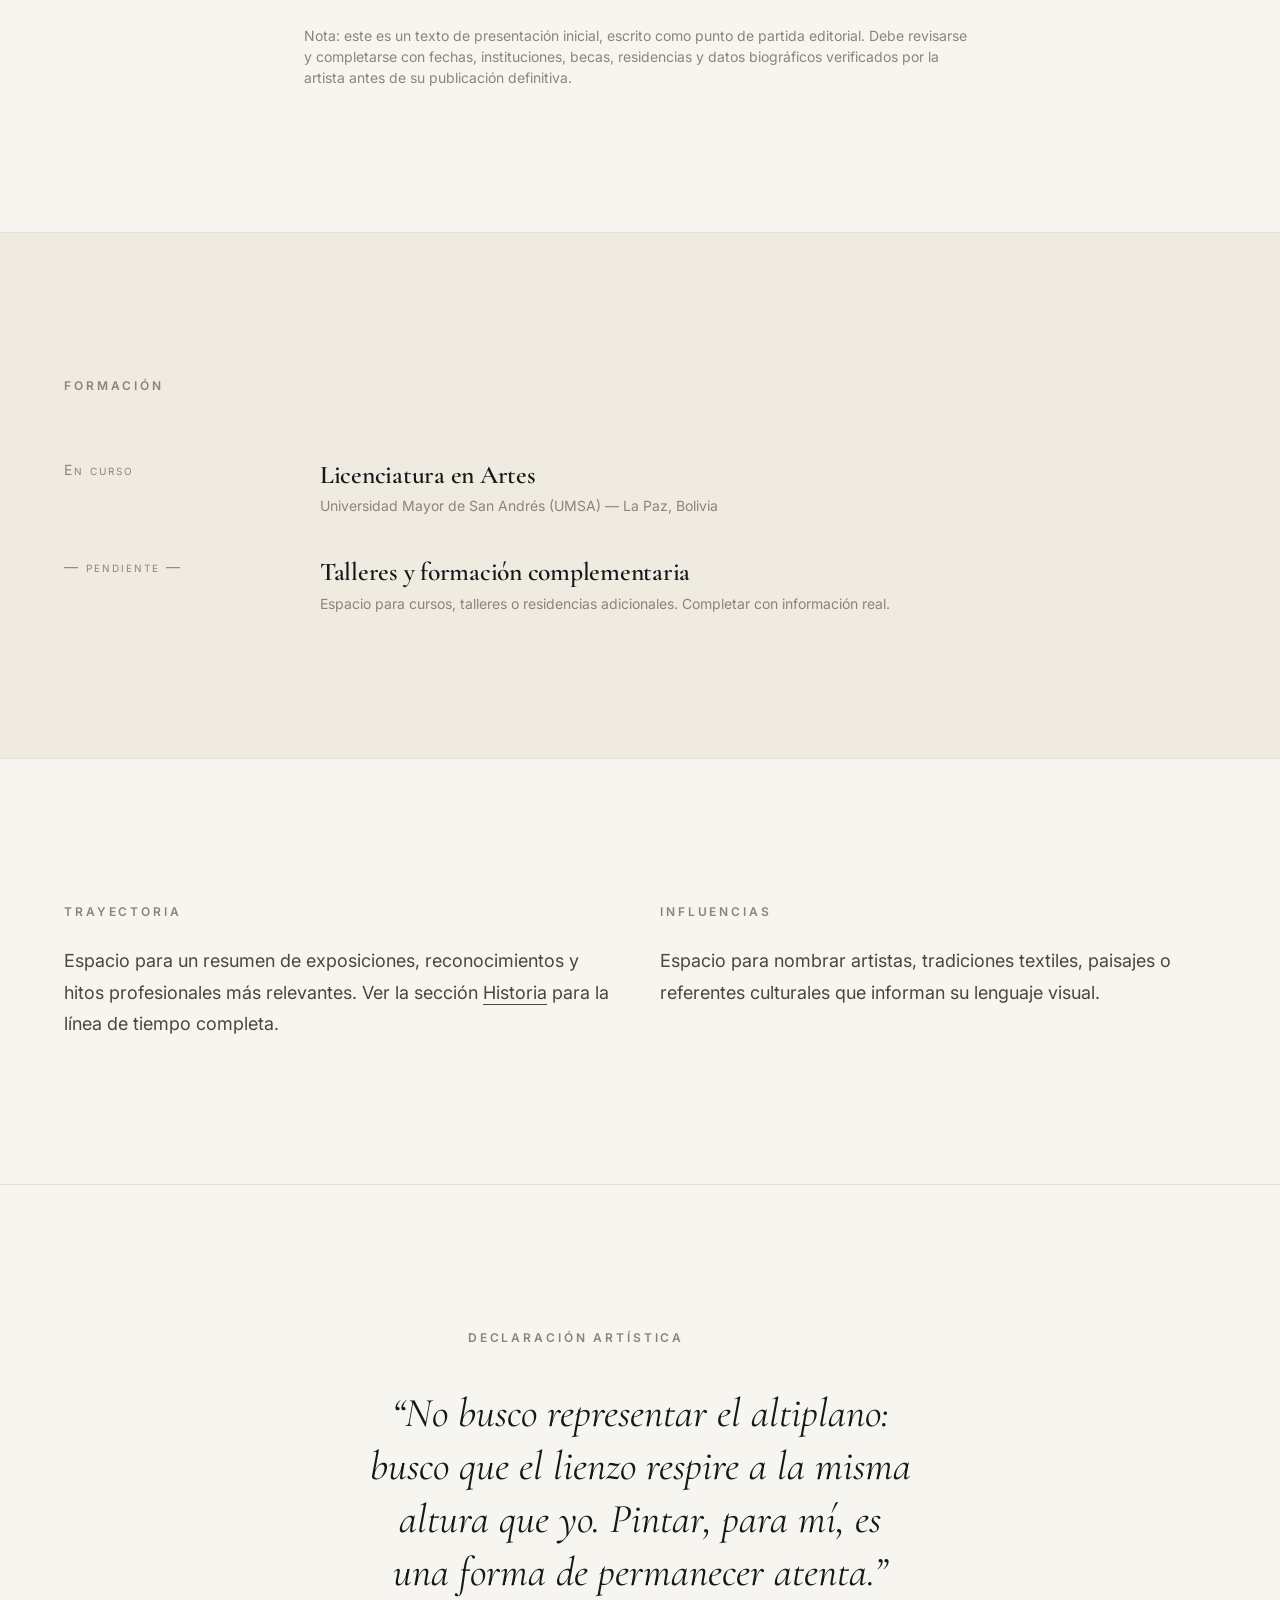
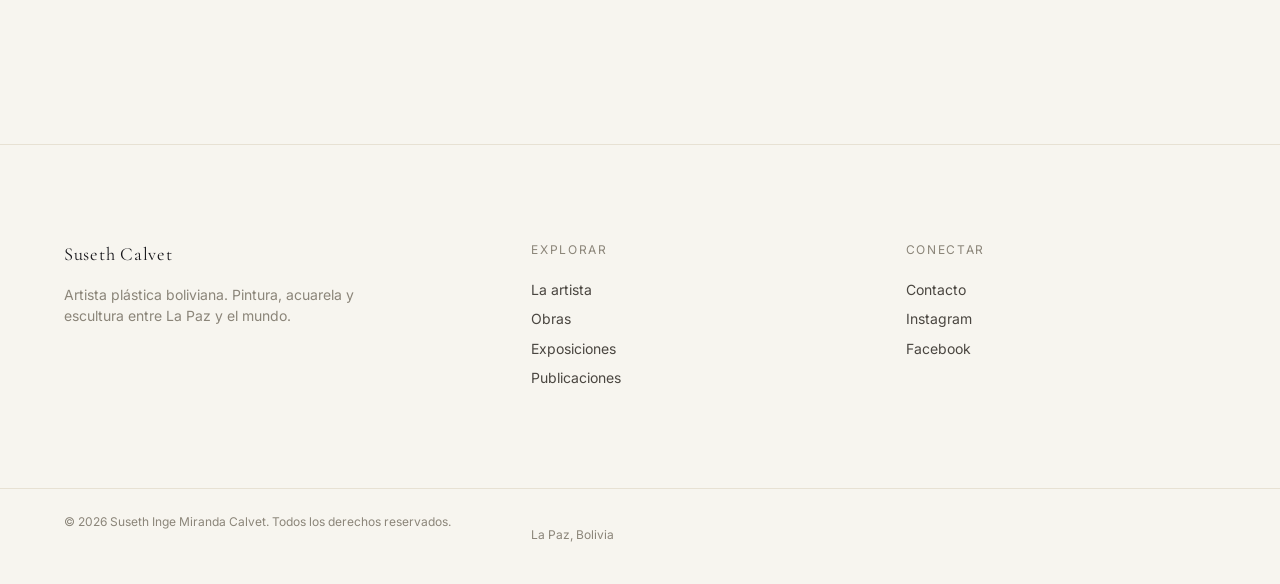
<file: artista.html>
<!DOCTYPE html>
<html lang="es">
<head>
<meta charset="UTF-8">
<meta name="viewport" content="width=device-width, initial-scale=1.0">
<title>La Artista — Suseth Inge Miranda Calvet</title>
<meta name="description" content="Biografía, formación y declaración artística de Suseth Inge Miranda Calvet, artista plástica boliviana formada en la carrera de Artes de la UMSA.">
<meta property="og:title" content="La Artista — Suseth Inge Miranda Calvet">
<meta property="og:type" content="profile">

<link rel="preconnect" href="https://fonts.googleapis.com">
<link rel="preconnect" href="https://fonts.gstatic.com" crossorigin>
<link href="https://fonts.googleapis.com/css2?family=Cormorant+Garamond:ital,wght@0,400;0,500;1,400&family=Playfair+Display:wght@500;600&family=Inter:wght@400;500;600&display=swap" rel="stylesheet">

<link rel="stylesheet" href="css/reset.css">
<link rel="stylesheet" href="css/variables.css">
<link rel="stylesheet" href="css/typography.css">
<link rel="stylesheet" href="css/layout.css">
<link rel="stylesheet" href="css/components.css">
<link rel="stylesheet" href="css/gallery.css">
<link rel="stylesheet" href="css/animations.css">
<link rel="stylesheet" href="css/responsive.css">
</head>
<body>

<a class="skip-link" href="#main">Saltar al contenido</a>

<header class="site-header">
  <div class="wrap">
    <a href="index.html" class="brand">Suseth Calvet</a>
    <nav class="nav-primary" id="nav-primary">
      <a class="nav-link" href="index.html">Inicio</a>
      <a class="nav-link" href="artista.html" aria-current="page">La Artista</a>
      <a class="nav-link" href="obras.html">Obras</a>
      <a class="nav-link" href="exposiciones.html">Exposiciones</a>
      <a class="nav-link" href="historia.html">Historia</a>
      <a class="nav-link" href="contacto.html">Contacto</a>
    </nav>
    <button class="menu-toggle" aria-label="Abrir menú" aria-expanded="false" aria-controls="nav-primary">
      <span></span><span></span><span></span>
    </button>
  </div>
</header>

<main id="main" style="padding-top: 7rem;">

  <!-- CABECERA -->
  <section class="section--tight">
    <div class="wrap split">
      <div data-reveal>
        <div class="card-work__frame" style="aspect-ratio:4/5;">
          <div class="placeholder-art">Fotografía profesional<br>de la artista</div>
        </div>
      </div>
      <div class="stack" data-reveal>
        <p class="eyebrow-line eyebrow">La Artista</p>
        <h1>Suseth Inge<br>Miranda Calvet</h1>
        <p class="lede">Pinto el altiplano no como paisaje, sino como estado de ánimo: la altura, el silencio y una luz que no admite medias tintas.</p>
        <a class="text-link" href="documents/cv-suseth-miranda-calvet.pdf" target="_blank" rel="noopener">Descargar CV completo (PDF) ↓</a>
      </div>
    </div>
  </section>

  <div class="horizon wrap" data-reveal></div>

  <!-- BIOGRAFÍA -->
  <section class="section">
    <div class="wrap wrap--text stack stack--lg">
      <div data-reveal>
        <p class="eyebrow">Biografía</p>
        <p class="text-body" style="margin-top: var(--space-sm);">
          Suseth Inge Miranda Calvet nació y creció en La Paz, Bolivia, la ciudad que sigue siendo el eje de su mirada: sus cerros escalonados, la luz cortante de los cuatro mil metros y la vida que se organiza alrededor del mercado, el textil y el adobe. Estudia la carrera de Artes en la Universidad Mayor de San Andrés (UMSA), donde su formación combina la disciplina del dibujo y la pintura académica con una búsqueda personal por un lenguaje propio, construido a partir de los materiales, colores y símbolos del altiplano.
        </p>
        <p class="text-body" style="margin-top: var(--space-sm);">
          Desde sus primeros trabajos, su obra se ha movido entre la pintura al óleo, la acuarela y la escultura, siempre con un mismo interés de fondo: registrar lo que la vida cotidiana boliviana tiene de ritual, y lo que el paisaje andino tiene de cuerpo. Actualmente vive y trabaja entre La Paz y distintos espacios de exhibición, sostenida por una práctica constante de taller y una participación activa en la escena cultural boliviana.
        </p>
        <p class="caption" style="margin-top: var(--space-md);">
          Nota: este es un texto de presentación inicial, escrito como punto de partida editorial. Debe revisarse y completarse con fechas, instituciones, becas, residencias y datos biográficos verificados por la artista antes de su publicación definitiva.
        </p>
      </div>
    </div>
  </section>

  <div class="horizon wrap" data-reveal></div>

  <!-- FORMACIÓN -->
  <section class="section section--alt">
    <div class="wrap">
      <p class="eyebrow" data-reveal>Formación</p>
      <div class="stack" style="margin-top: var(--space-lg);" data-reveal-group>
        <div class="split" style="grid-template-columns: 10rem 1fr; align-items:start;" data-reveal>
          <p class="caption small-caps">En curso</p>
          <div>
            <h4>Licenciatura en Artes</h4>
            <p class="caption" style="margin-top:0.35em;">Universidad Mayor de San Andrés (UMSA) — La Paz, Bolivia</p>
          </div>
        </div>
        <div class="split" style="grid-template-columns: 10rem 1fr; align-items:start;" data-reveal>
          <p class="caption small-caps">— pendiente —</p>
          <div>
            <h4>Talleres y formación complementaria</h4>
            <p class="caption" style="margin-top:0.35em;">Espacio para cursos, talleres o residencias adicionales. Completar con información real.</p>
          </div>
        </div>
      </div>
    </div>
  </section>

  <div class="horizon wrap" data-reveal></div>

  <!-- TRAYECTORIA / INFLUENCIAS -->
  <section class="section">
    <div class="wrap grid grid--2">
      <div data-reveal>
        <p class="eyebrow">Trayectoria</p>
        <p class="text-body" style="margin-top: var(--space-sm);">Espacio para un resumen de exposiciones, reconocimientos y hitos profesionales más relevantes. Ver la sección <a class="link-underline" href="historia.html">Historia</a> para la línea de tiempo completa.</p>
      </div>
      <div data-reveal>
        <p class="eyebrow">Influencias</p>
        <p class="text-body" style="margin-top: var(--space-sm);">Espacio para nombrar artistas, tradiciones textiles, paisajes o referentes culturales que informan su lenguaje visual.</p>
      </div>
    </div>
  </section>

  <div class="horizon wrap" data-reveal></div>

  <!-- DECLARACIÓN ARTÍSTICA -->
  <section class="section center wrap--text" style="margin-inline:auto;">
    <p class="eyebrow" data-reveal>Declaración artística</p>
    <p class="quote center" style="margin-top: var(--space-md);" data-reveal>
      &ldquo;No busco representar el altiplano: busco que el lienzo respire a la misma altura que yo. Pintar, para mí, es una forma de permanecer atenta.&rdquo;
    </p>
  </section>

</main>

<footer class="site-footer">
  <div class="wrap">
    <div>
      <p class="brand" style="font-size:1.15rem;">Suseth Calvet</p>
      <p class="caption" style="margin-top: var(--space-xs); max-width: 22rem;">Artista plástica boliviana. Pintura, acuarela y escultura entre La Paz y el mundo.</p>
    </div>
    <div class="footer-cols">
      <p class="footer-cols__title">Explorar</p>
      <a href="artista.html">La artista</a>
      <a href="obras.html">Obras</a>
      <a href="exposiciones.html">Exposiciones</a>
      <a href="publicaciones.html">Publicaciones</a>
    </div>
    <div class="footer-cols">
      <p class="footer-cols__title">Conectar</p>
      <a href="contacto.html">Contacto</a>
      <a href="https://instagram.com" target="_blank" rel="noopener">Instagram</a>
      <a href="https://facebook.com" target="_blank" rel="noopener">Facebook</a>
    </div>
  </div>
  <div class="wrap footer-bottom">
    <p>© <span data-year></span> Suseth Inge Miranda Calvet. Todos los derechos reservados.</p>
    <p>La Paz, Bolivia</p>
  </div>
</footer>

<script src="js/menu.js"></script>
<script src="js/scroll.js"></script>
<script src="js/app.js"></script>
</body>
</html>
</file>
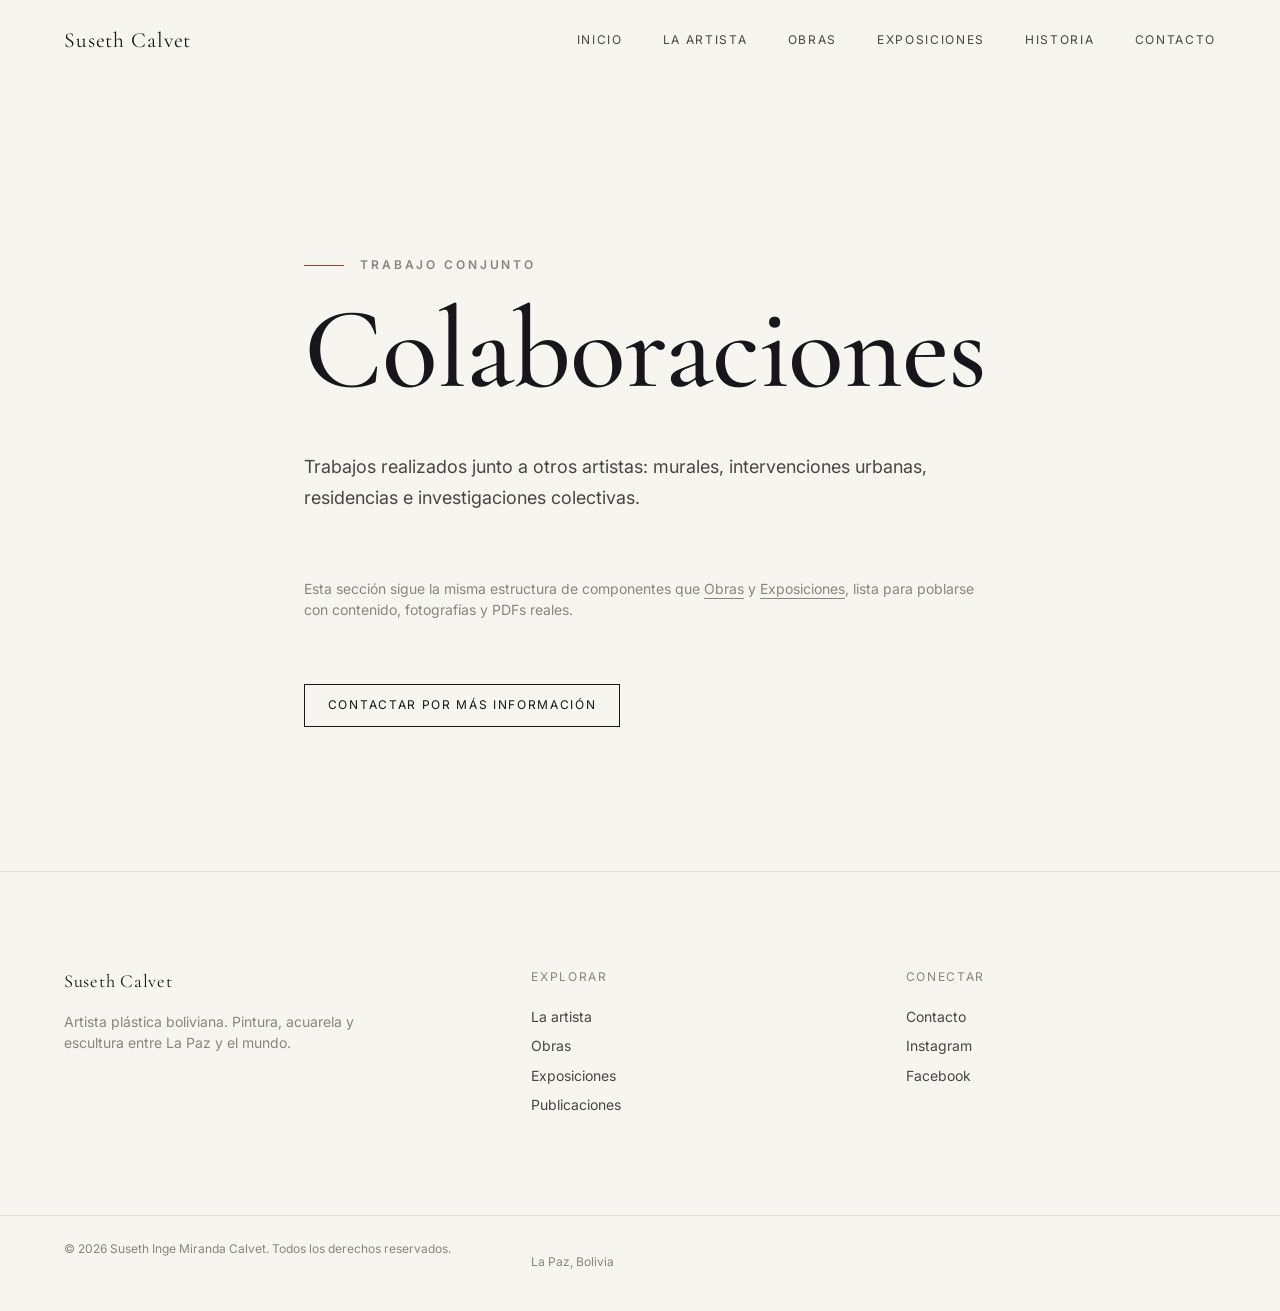
<file: colaboraciones.html>
<!DOCTYPE html>
<html lang="es">
<head>
<meta charset="UTF-8">
<meta name="viewport" content="width=device-width, initial-scale=1.0">
<title>Colaboraciones — Suseth Inge Miranda Calvet</title>
<meta name="description" content="Colaboraciones, murales, intervenciones y residencias de Suseth Inge Miranda Calvet.">

<link rel="preconnect" href="https://fonts.googleapis.com">
<link rel="preconnect" href="https://fonts.gstatic.com" crossorigin>
<link href="https://fonts.googleapis.com/css2?family=Cormorant+Garamond:ital,wght@0,400;0,500;1,400&family=Playfair+Display:wght@500;600&family=Inter:wght@400;500;600&display=swap" rel="stylesheet">

<link rel="stylesheet" href="css/reset.css">
<link rel="stylesheet" href="css/variables.css">
<link rel="stylesheet" href="css/typography.css">
<link rel="stylesheet" href="css/layout.css">
<link rel="stylesheet" href="css/components.css">
<link rel="stylesheet" href="css/gallery.css">
<link rel="stylesheet" href="css/animations.css">
<link rel="stylesheet" href="css/responsive.css">
</head>
<body>

<a class="skip-link" href="#main">Saltar al contenido</a>

<header class="site-header">
  <div class="wrap">
    <a href="index.html" class="brand">Suseth Calvet</a>
    <nav class="nav-primary" id="nav-primary">
      <a class="nav-link" href="index.html">Inicio</a>
      <a class="nav-link" href="artista.html">La Artista</a>
      <a class="nav-link" href="obras.html">Obras</a>
      <a class="nav-link" href="exposiciones.html">Exposiciones</a>
      <a class="nav-link" href="historia.html">Historia</a>
      <a class="nav-link" href="contacto.html">Contacto</a>
    </nav>
    <button class="menu-toggle" aria-label="Abrir menú" aria-expanded="false" aria-controls="nav-primary">
      <span></span><span></span><span></span>
    </button>
  </div>
</header>

<main id="main" style="padding-top: 7rem;">
  <section class="section">
    <div class="wrap wrap--text">
      <p class="eyebrow-line eyebrow" data-reveal>Trabajo conjunto</p>
      <h1 style="margin-top: var(--space-xs);" data-reveal>Colaboraciones</h1>
      <p class="text-body" style="margin-top: var(--space-md);" data-reveal>Trabajos realizados junto a otros artistas: murales, intervenciones urbanas, residencias e investigaciones colectivas.</p>
      <p class="caption" style="margin-top: var(--space-lg);" data-reveal>Esta sección sigue la misma estructura de componentes que <a class="link-underline" href="obras.html">Obras</a> y <a class="link-underline" href="exposiciones.html">Exposiciones</a>, lista para poblarse con contenido, fotografías y PDFs reales.</p>
      <a class="btn" style="margin-top: var(--space-lg);" href="contacto.html">Contactar por más información</a>
    </div>
  </section>
</main>

<footer class="site-footer">
  <div class="wrap">
    <div>
      <p class="brand" style="font-size:1.15rem;">Suseth Calvet</p>
      <p class="caption" style="margin-top: var(--space-xs); max-width: 22rem;">Artista plástica boliviana. Pintura, acuarela y escultura entre La Paz y el mundo.</p>
    </div>
    <div class="footer-cols">
      <p class="footer-cols__title">Explorar</p>
      <a href="artista.html">La artista</a>
      <a href="obras.html">Obras</a>
      <a href="exposiciones.html">Exposiciones</a>
      <a href="publicaciones.html">Publicaciones</a>
    </div>
    <div class="footer-cols">
      <p class="footer-cols__title">Conectar</p>
      <a href="contacto.html">Contacto</a>
      <a href="https://instagram.com" target="_blank" rel="noopener">Instagram</a>
      <a href="https://facebook.com" target="_blank" rel="noopener">Facebook</a>
    </div>
  </div>
  <div class="wrap footer-bottom">
    <p>© <span data-year></span> Suseth Inge Miranda Calvet. Todos los derechos reservados.</p>
    <p>La Paz, Bolivia</p>
  </div>
</footer>

<script src="js/menu.js"></script>
<script src="js/scroll.js"></script>
<script src="js/app.js"></script>
</body>
</html>
</file>
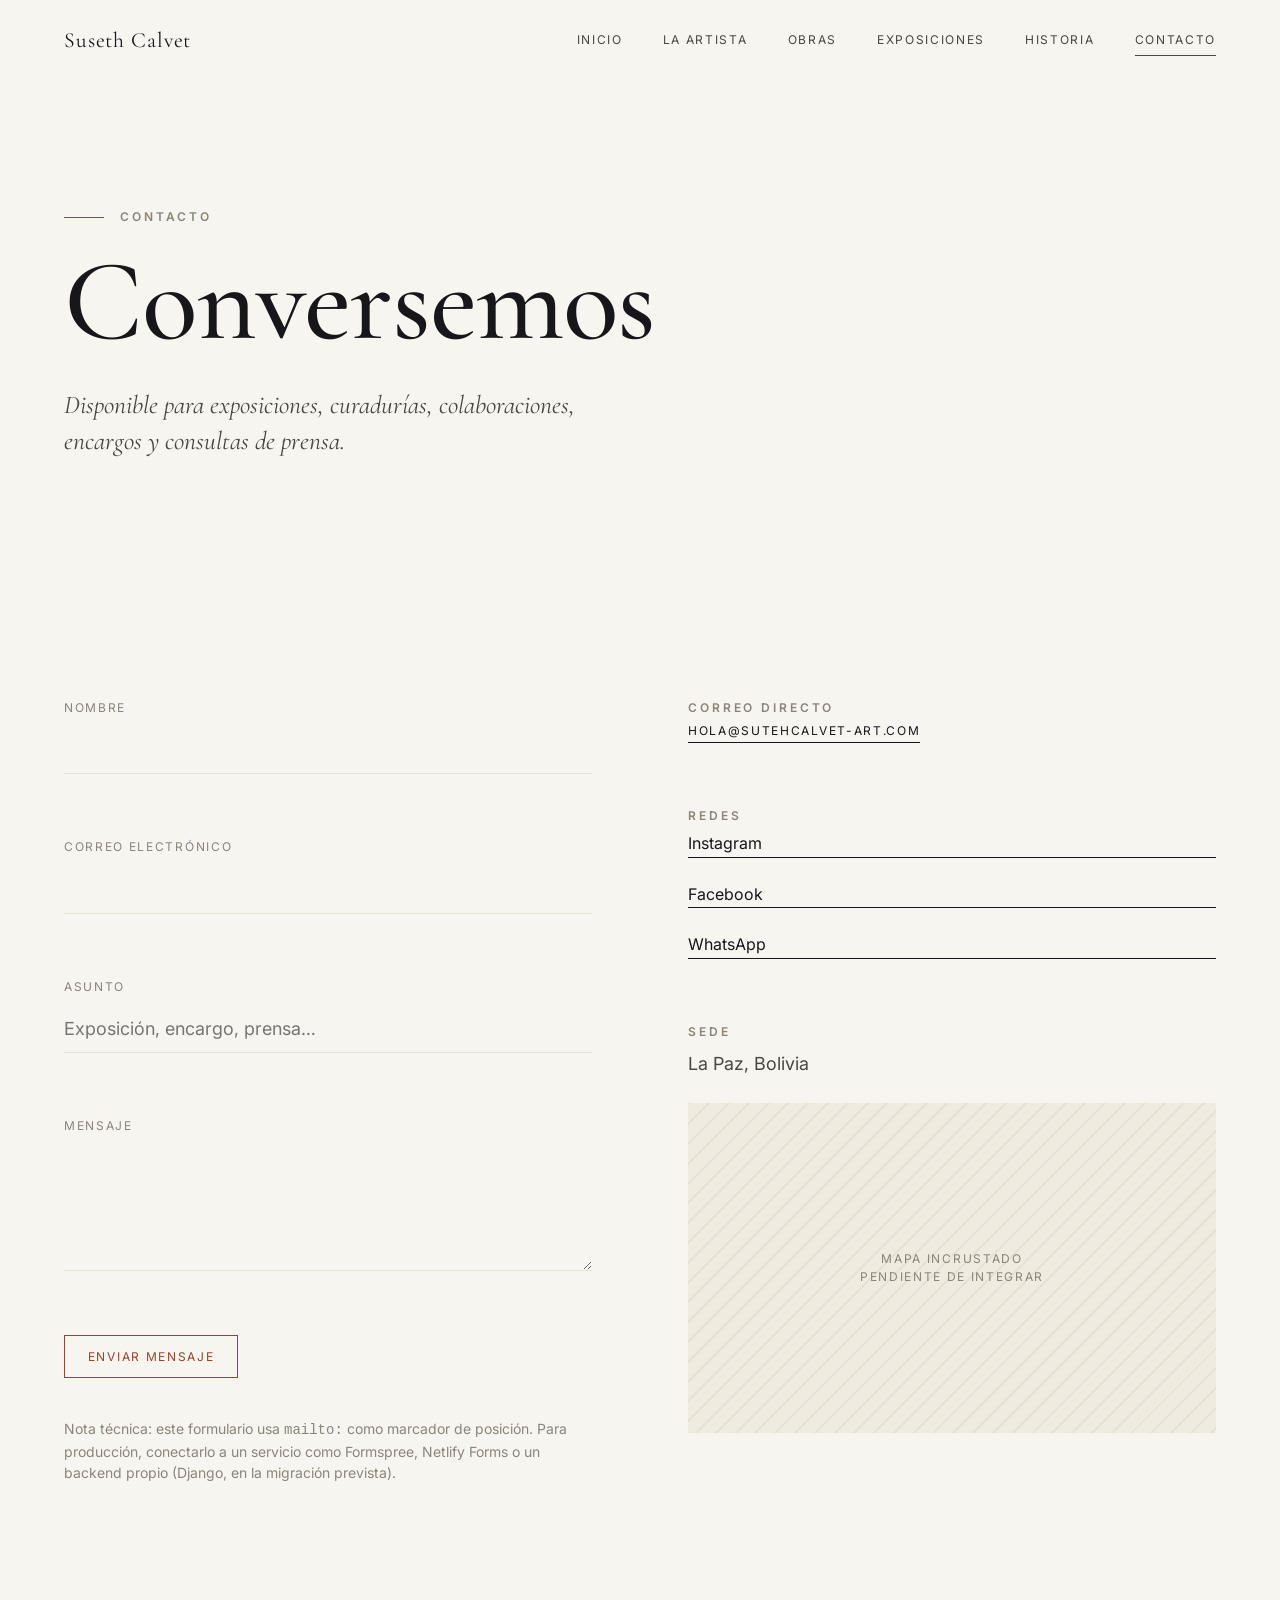
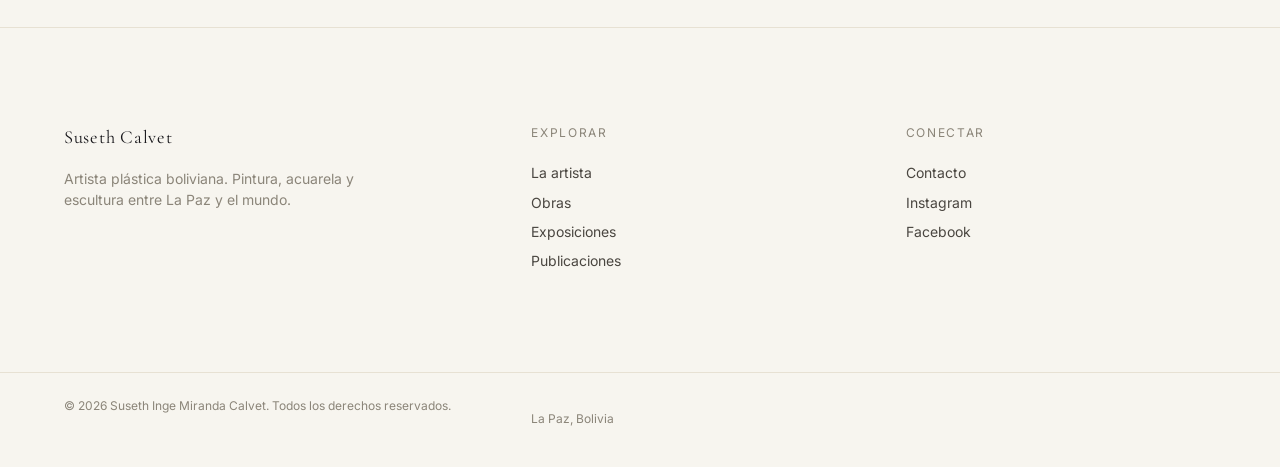
<file: contacto.html>
<!DOCTYPE html>
<html lang="es">
<head>
<meta charset="UTF-8">
<meta name="viewport" content="width=device-width, initial-scale=1.0">
<title>Contacto — Suseth Inge Miranda Calvet</title>
<meta name="description" content="Escribe a Suseth Inge Miranda Calvet para exposiciones, colaboraciones, encargos o prensa.">

<link rel="preconnect" href="https://fonts.googleapis.com">
<link rel="preconnect" href="https://fonts.gstatic.com" crossorigin>
<link href="https://fonts.googleapis.com/css2?family=Cormorant+Garamond:ital,wght@0,400;0,500;1,400&family=Playfair+Display:wght@500;600&family=Inter:wght@400;500;600&display=swap" rel="stylesheet">

<link rel="stylesheet" href="css/reset.css">
<link rel="stylesheet" href="css/variables.css">
<link rel="stylesheet" href="css/typography.css">
<link rel="stylesheet" href="css/layout.css">
<link rel="stylesheet" href="css/components.css">
<link rel="stylesheet" href="css/gallery.css">
<link rel="stylesheet" href="css/animations.css">
<link rel="stylesheet" href="css/responsive.css">
</head>
<body>

<a class="skip-link" href="#main">Saltar al contenido</a>

<header class="site-header">
  <div class="wrap">
    <a href="index.html" class="brand">Suseth Calvet</a>
    <nav class="nav-primary" id="nav-primary">
      <a class="nav-link" href="index.html">Inicio</a>
      <a class="nav-link" href="artista.html">La Artista</a>
      <a class="nav-link" href="obras.html">Obras</a>
      <a class="nav-link" href="exposiciones.html">Exposiciones</a>
      <a class="nav-link" href="historia.html">Historia</a>
      <a class="nav-link" href="contacto.html" aria-current="page">Contacto</a>
    </nav>
    <button class="menu-toggle" aria-label="Abrir menú" aria-expanded="false" aria-controls="nav-primary">
      <span></span><span></span><span></span>
    </button>
  </div>
</header>

<main id="main" style="padding-top: 7rem;">

  <section class="section--tight">
    <div class="wrap">
      <p class="eyebrow-line eyebrow" data-reveal>Contacto</p>
      <h1 style="margin-top: var(--space-xs);" data-reveal>Conversemos</h1>
      <p class="lede" style="margin-top: var(--space-sm); max-width: 34rem;" data-reveal>Disponible para exposiciones, curadurías, colaboraciones, encargos y consultas de prensa.</p>
    </div>
  </section>

  <section class="section">
    <div class="wrap split" style="align-items:flex-start;">

      <form class="stack" data-reveal action="mailto:hola@sutehcalvet-art.com" method="post" enctype="text/plain">
        <div class="form-field">
          <label for="nombre">Nombre</label>
          <input type="text" id="nombre" name="nombre" required autocomplete="name">
        </div>
        <div class="form-field">
          <label for="email">Correo electrónico</label>
          <input type="email" id="email" name="email" required autocomplete="email">
        </div>
        <div class="form-field">
          <label for="asunto">Asunto</label>
          <input type="text" id="asunto" name="asunto" placeholder="Exposición, encargo, prensa…">
        </div>
        <div class="form-field">
          <label for="mensaje">Mensaje</label>
          <textarea id="mensaje" name="mensaje" required></textarea>
        </div>
        <button class="btn btn--accent" type="submit" style="align-self:flex-start;">Enviar mensaje</button>
        <p class="caption">Nota técnica: este formulario usa <code>mailto:</code> como marcador de posición. Para producción, conectarlo a un servicio como Formspree, Netlify Forms o un backend propio (Django, en la migración prevista).</p>
      </form>

      <div class="stack stack--lg" data-reveal>
        <div>
          <p class="eyebrow">Correo directo</p>
          <a class="text-link" style="margin-top:0.4em; display:inline-block;" href="mailto:hola@sutehcalvet-art.com">hola@sutehcalvet-art.com</a>
        </div>
        <div>
          <p class="eyebrow">Redes</p>
          <div class="stack stack--sm" style="margin-top:0.4em;">
            <a class="link-underline" href="https://instagram.com" target="_blank" rel="noopener">Instagram</a>
            <a class="link-underline" href="https://facebook.com" target="_blank" rel="noopener">Facebook</a>
            <a class="link-underline" href="https://wa.me/59100000000" target="_blank" rel="noopener">WhatsApp</a>
          </div>
        </div>
        <div>
          <p class="eyebrow">Sede</p>
          <p class="text-body" style="margin-top:0.4em;">La Paz, Bolivia</p>
          <div class="card-work__frame" style="aspect-ratio: 16/10; margin-top: var(--space-sm);">
            <div class="placeholder-art">Mapa incrustado<br>pendiente de integrar</div>
          </div>
        </div>
      </div>

    </div>
  </section>

</main>

<footer class="site-footer">
  <div class="wrap">
    <div>
      <p class="brand" style="font-size:1.15rem;">Suseth Calvet</p>
      <p class="caption" style="margin-top: var(--space-xs); max-width: 22rem;">Artista plástica boliviana. Pintura, acuarela y escultura entre La Paz y el mundo.</p>
    </div>
    <div class="footer-cols">
      <p class="footer-cols__title">Explorar</p>
      <a href="artista.html">La artista</a>
      <a href="obras.html">Obras</a>
      <a href="exposiciones.html">Exposiciones</a>
      <a href="publicaciones.html">Publicaciones</a>
    </div>
    <div class="footer-cols">
      <p class="footer-cols__title">Conectar</p>
      <a href="contacto.html">Contacto</a>
      <a href="https://instagram.com" target="_blank" rel="noopener">Instagram</a>
      <a href="https://facebook.com" target="_blank" rel="noopener">Facebook</a>
    </div>
  </div>
  <div class="wrap footer-bottom">
    <p>© <span data-year></span> Suseth Inge Miranda Calvet. Todos los derechos reservados.</p>
    <p>La Paz, Bolivia</p>
  </div>
</footer>

<script src="js/menu.js"></script>
<script src="js/scroll.js"></script>
<script src="js/app.js"></script>
</body>
</html>
</file>
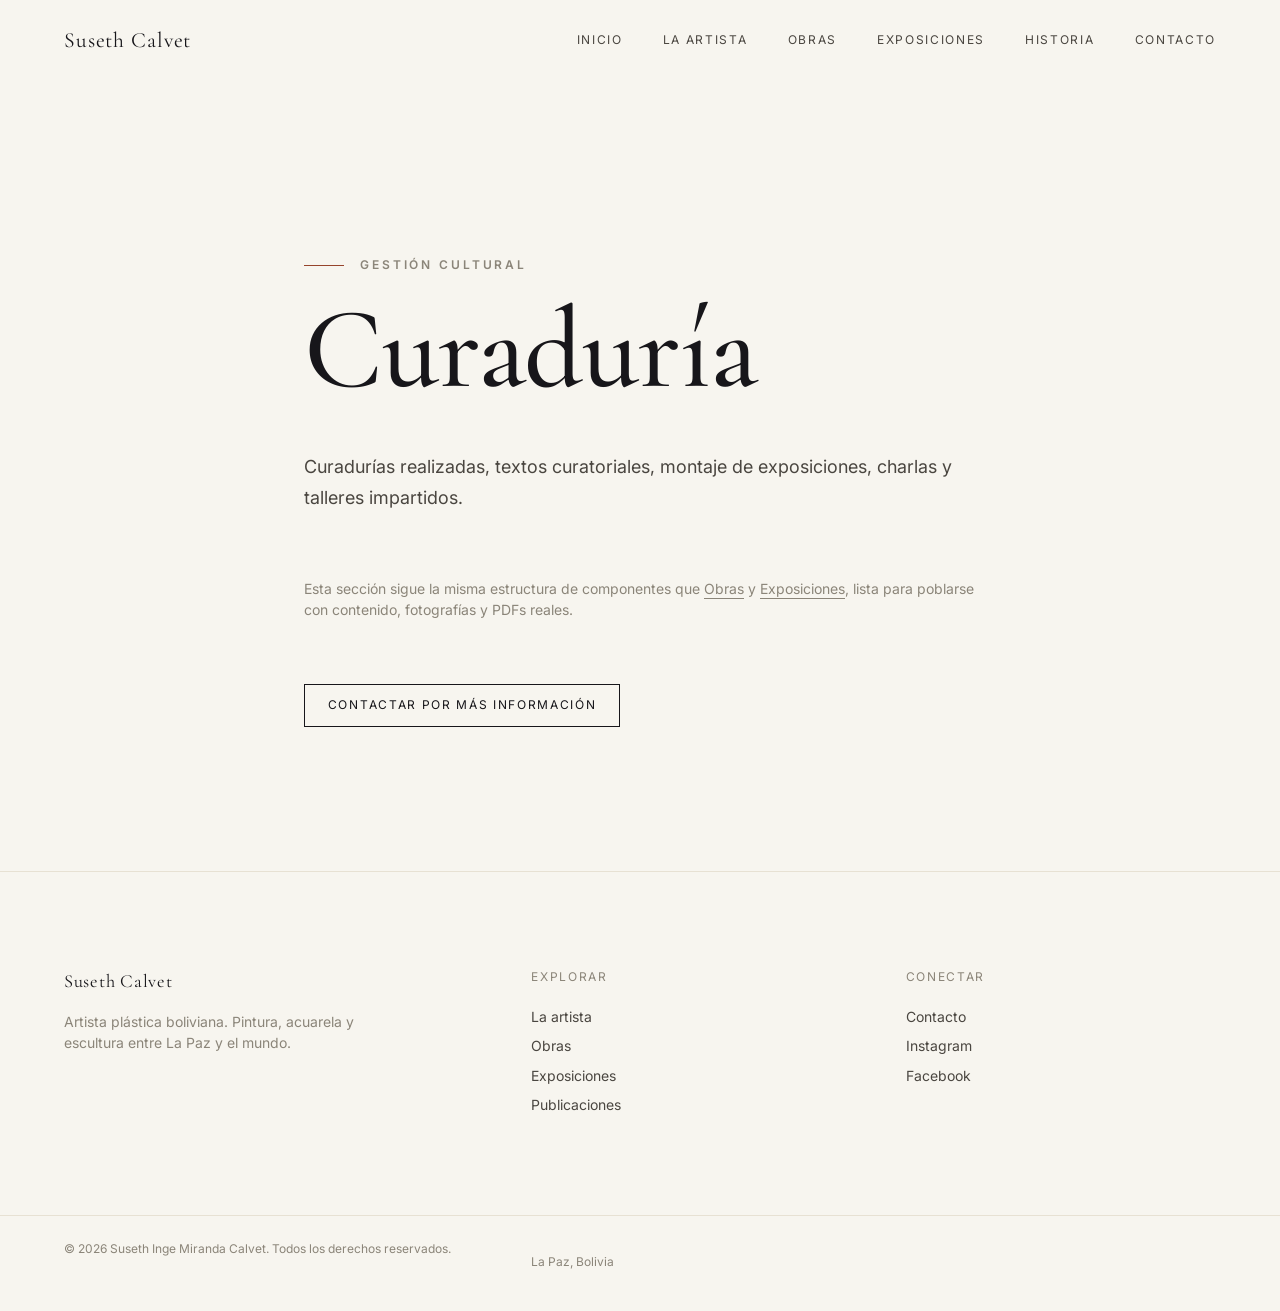
<file: curaduria.html>
<!DOCTYPE html>
<html lang="es">
<head>
<meta charset="UTF-8">
<meta name="viewport" content="width=device-width, initial-scale=1.0">
<title>Curaduría — Suseth Inge Miranda Calvet</title>
<meta name="description" content="Curadurías, textos curatoriales y gestión cultural de Suseth Inge Miranda Calvet.">

<link rel="preconnect" href="https://fonts.googleapis.com">
<link rel="preconnect" href="https://fonts.gstatic.com" crossorigin>
<link href="https://fonts.googleapis.com/css2?family=Cormorant+Garamond:ital,wght@0,400;0,500;1,400&family=Playfair+Display:wght@500;600&family=Inter:wght@400;500;600&display=swap" rel="stylesheet">

<link rel="stylesheet" href="css/reset.css">
<link rel="stylesheet" href="css/variables.css">
<link rel="stylesheet" href="css/typography.css">
<link rel="stylesheet" href="css/layout.css">
<link rel="stylesheet" href="css/components.css">
<link rel="stylesheet" href="css/gallery.css">
<link rel="stylesheet" href="css/animations.css">
<link rel="stylesheet" href="css/responsive.css">
</head>
<body>

<a class="skip-link" href="#main">Saltar al contenido</a>

<header class="site-header">
  <div class="wrap">
    <a href="index.html" class="brand">Suseth Calvet</a>
    <nav class="nav-primary" id="nav-primary">
      <a class="nav-link" href="index.html">Inicio</a>
      <a class="nav-link" href="artista.html">La Artista</a>
      <a class="nav-link" href="obras.html">Obras</a>
      <a class="nav-link" href="exposiciones.html">Exposiciones</a>
      <a class="nav-link" href="historia.html">Historia</a>
      <a class="nav-link" href="contacto.html">Contacto</a>
    </nav>
    <button class="menu-toggle" aria-label="Abrir menú" aria-expanded="false" aria-controls="nav-primary">
      <span></span><span></span><span></span>
    </button>
  </div>
</header>

<main id="main" style="padding-top: 7rem;">
  <section class="section">
    <div class="wrap wrap--text">
      <p class="eyebrow-line eyebrow" data-reveal>Gestión cultural</p>
      <h1 style="margin-top: var(--space-xs);" data-reveal>Curaduría</h1>
      <p class="text-body" style="margin-top: var(--space-md);" data-reveal>Curadurías realizadas, textos curatoriales, montaje de exposiciones, charlas y talleres impartidos.</p>
      <p class="caption" style="margin-top: var(--space-lg);" data-reveal>Esta sección sigue la misma estructura de componentes que <a class="link-underline" href="obras.html">Obras</a> y <a class="link-underline" href="exposiciones.html">Exposiciones</a>, lista para poblarse con contenido, fotografías y PDFs reales.</p>
      <a class="btn" style="margin-top: var(--space-lg);" href="contacto.html">Contactar por más información</a>
    </div>
  </section>
</main>

<footer class="site-footer">
  <div class="wrap">
    <div>
      <p class="brand" style="font-size:1.15rem;">Suseth Calvet</p>
      <p class="caption" style="margin-top: var(--space-xs); max-width: 22rem;">Artista plástica boliviana. Pintura, acuarela y escultura entre La Paz y el mundo.</p>
    </div>
    <div class="footer-cols">
      <p class="footer-cols__title">Explorar</p>
      <a href="artista.html">La artista</a>
      <a href="obras.html">Obras</a>
      <a href="exposiciones.html">Exposiciones</a>
      <a href="publicaciones.html">Publicaciones</a>
    </div>
    <div class="footer-cols">
      <p class="footer-cols__title">Conectar</p>
      <a href="contacto.html">Contacto</a>
      <a href="https://instagram.com" target="_blank" rel="noopener">Instagram</a>
      <a href="https://facebook.com" target="_blank" rel="noopener">Facebook</a>
    </div>
  </div>
  <div class="wrap footer-bottom">
    <p>© <span data-year></span> Suseth Inge Miranda Calvet. Todos los derechos reservados.</p>
    <p>La Paz, Bolivia</p>
  </div>
</footer>

<script src="js/menu.js"></script>
<script src="js/scroll.js"></script>
<script src="js/app.js"></script>
</body>
</html>
</file>
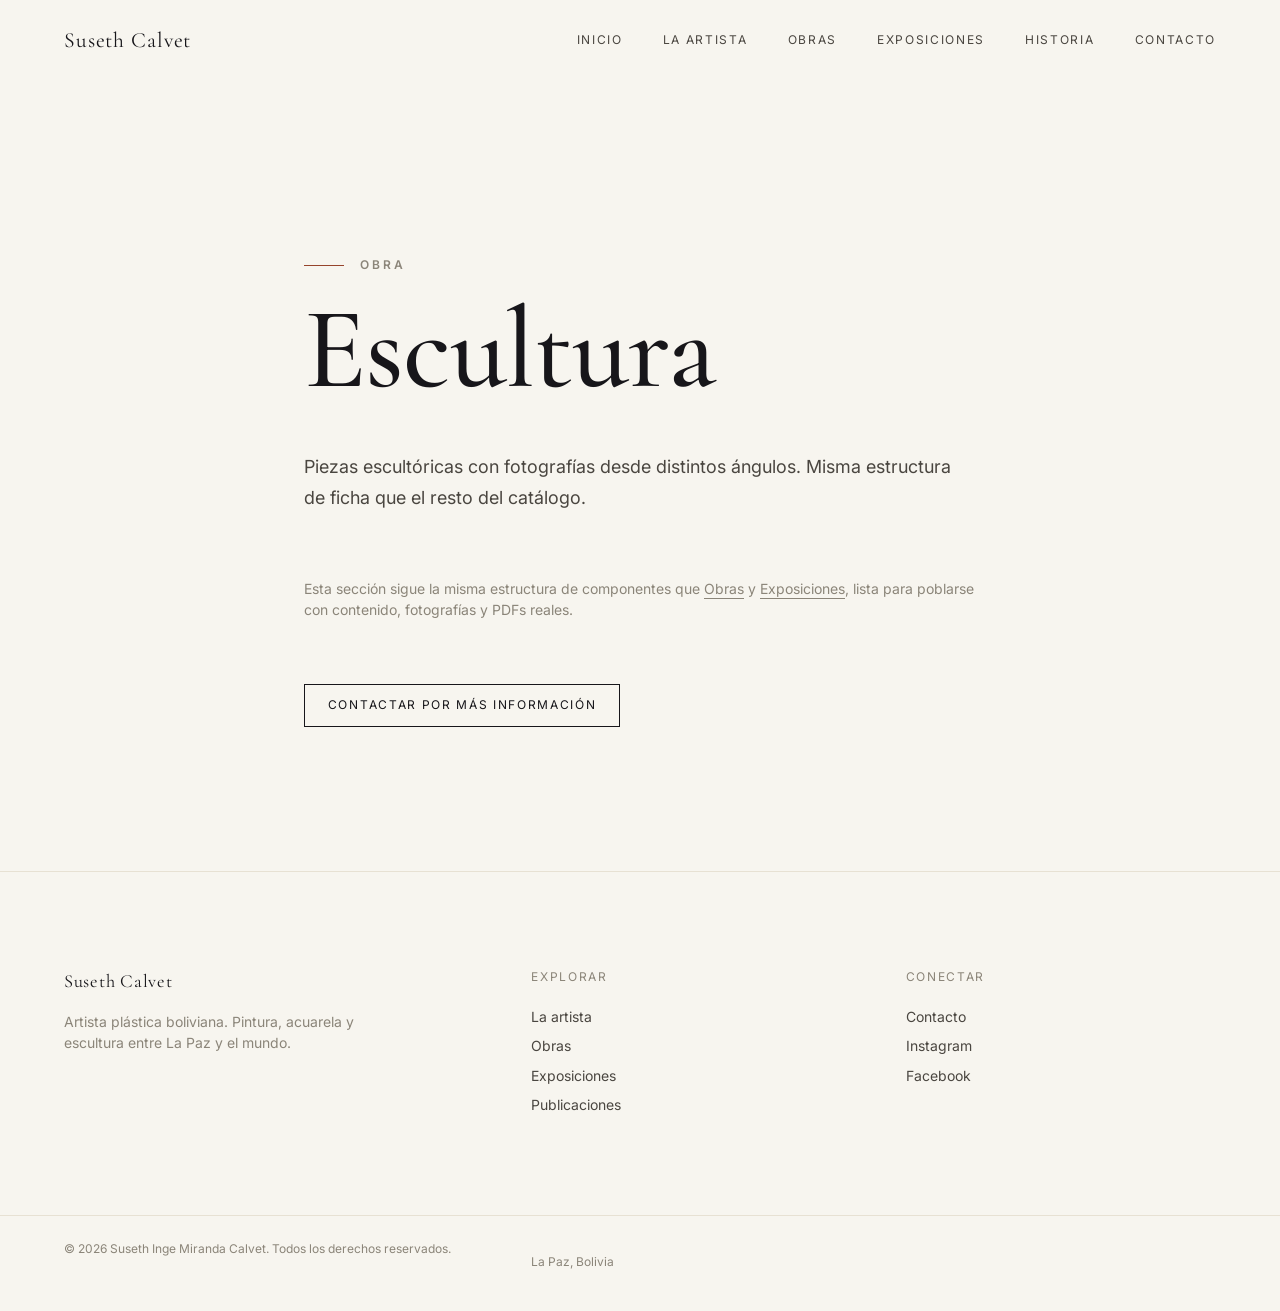
<file: esculturas.html>
<!DOCTYPE html>
<html lang="es">
<head>
<meta charset="UTF-8">
<meta name="viewport" content="width=device-width, initial-scale=1.0">
<title>Escultura — Suseth Inge Miranda Calvet</title>
<meta name="description" content="Obra escultórica de Suseth Inge Miranda Calvet.">

<link rel="preconnect" href="https://fonts.googleapis.com">
<link rel="preconnect" href="https://fonts.gstatic.com" crossorigin>
<link href="https://fonts.googleapis.com/css2?family=Cormorant+Garamond:ital,wght@0,400;0,500;1,400&family=Playfair+Display:wght@500;600&family=Inter:wght@400;500;600&display=swap" rel="stylesheet">

<link rel="stylesheet" href="css/reset.css">
<link rel="stylesheet" href="css/variables.css">
<link rel="stylesheet" href="css/typography.css">
<link rel="stylesheet" href="css/layout.css">
<link rel="stylesheet" href="css/components.css">
<link rel="stylesheet" href="css/gallery.css">
<link rel="stylesheet" href="css/animations.css">
<link rel="stylesheet" href="css/responsive.css">
</head>
<body>

<a class="skip-link" href="#main">Saltar al contenido</a>

<header class="site-header">
  <div class="wrap">
    <a href="index.html" class="brand">Suseth Calvet</a>
    <nav class="nav-primary" id="nav-primary">
      <a class="nav-link" href="index.html">Inicio</a>
      <a class="nav-link" href="artista.html">La Artista</a>
      <a class="nav-link" href="obras.html">Obras</a>
      <a class="nav-link" href="exposiciones.html">Exposiciones</a>
      <a class="nav-link" href="historia.html">Historia</a>
      <a class="nav-link" href="contacto.html">Contacto</a>
    </nav>
    <button class="menu-toggle" aria-label="Abrir menú" aria-expanded="false" aria-controls="nav-primary">
      <span></span><span></span><span></span>
    </button>
  </div>
</header>

<main id="main" style="padding-top: 7rem;">
  <section class="section">
    <div class="wrap wrap--text">
      <p class="eyebrow-line eyebrow" data-reveal>Obra</p>
      <h1 style="margin-top: var(--space-xs);" data-reveal>Escultura</h1>
      <p class="text-body" style="margin-top: var(--space-md);" data-reveal>Piezas escultóricas con fotografías desde distintos ángulos. Misma estructura de ficha que el resto del catálogo.</p>
      <p class="caption" style="margin-top: var(--space-lg);" data-reveal>Esta sección sigue la misma estructura de componentes que <a class="link-underline" href="obras.html">Obras</a> y <a class="link-underline" href="exposiciones.html">Exposiciones</a>, lista para poblarse con contenido, fotografías y PDFs reales.</p>
      <a class="btn" style="margin-top: var(--space-lg);" href="contacto.html">Contactar por más información</a>
    </div>
  </section>
</main>

<footer class="site-footer">
  <div class="wrap">
    <div>
      <p class="brand" style="font-size:1.15rem;">Suseth Calvet</p>
      <p class="caption" style="margin-top: var(--space-xs); max-width: 22rem;">Artista plástica boliviana. Pintura, acuarela y escultura entre La Paz y el mundo.</p>
    </div>
    <div class="footer-cols">
      <p class="footer-cols__title">Explorar</p>
      <a href="artista.html">La artista</a>
      <a href="obras.html">Obras</a>
      <a href="exposiciones.html">Exposiciones</a>
      <a href="publicaciones.html">Publicaciones</a>
    </div>
    <div class="footer-cols">
      <p class="footer-cols__title">Conectar</p>
      <a href="contacto.html">Contacto</a>
      <a href="https://instagram.com" target="_blank" rel="noopener">Instagram</a>
      <a href="https://facebook.com" target="_blank" rel="noopener">Facebook</a>
    </div>
  </div>
  <div class="wrap footer-bottom">
    <p>© <span data-year></span> Suseth Inge Miranda Calvet. Todos los derechos reservados.</p>
    <p>La Paz, Bolivia</p>
  </div>
</footer>

<script src="js/menu.js"></script>
<script src="js/scroll.js"></script>
<script src="js/app.js"></script>
</body>
</html>
</file>
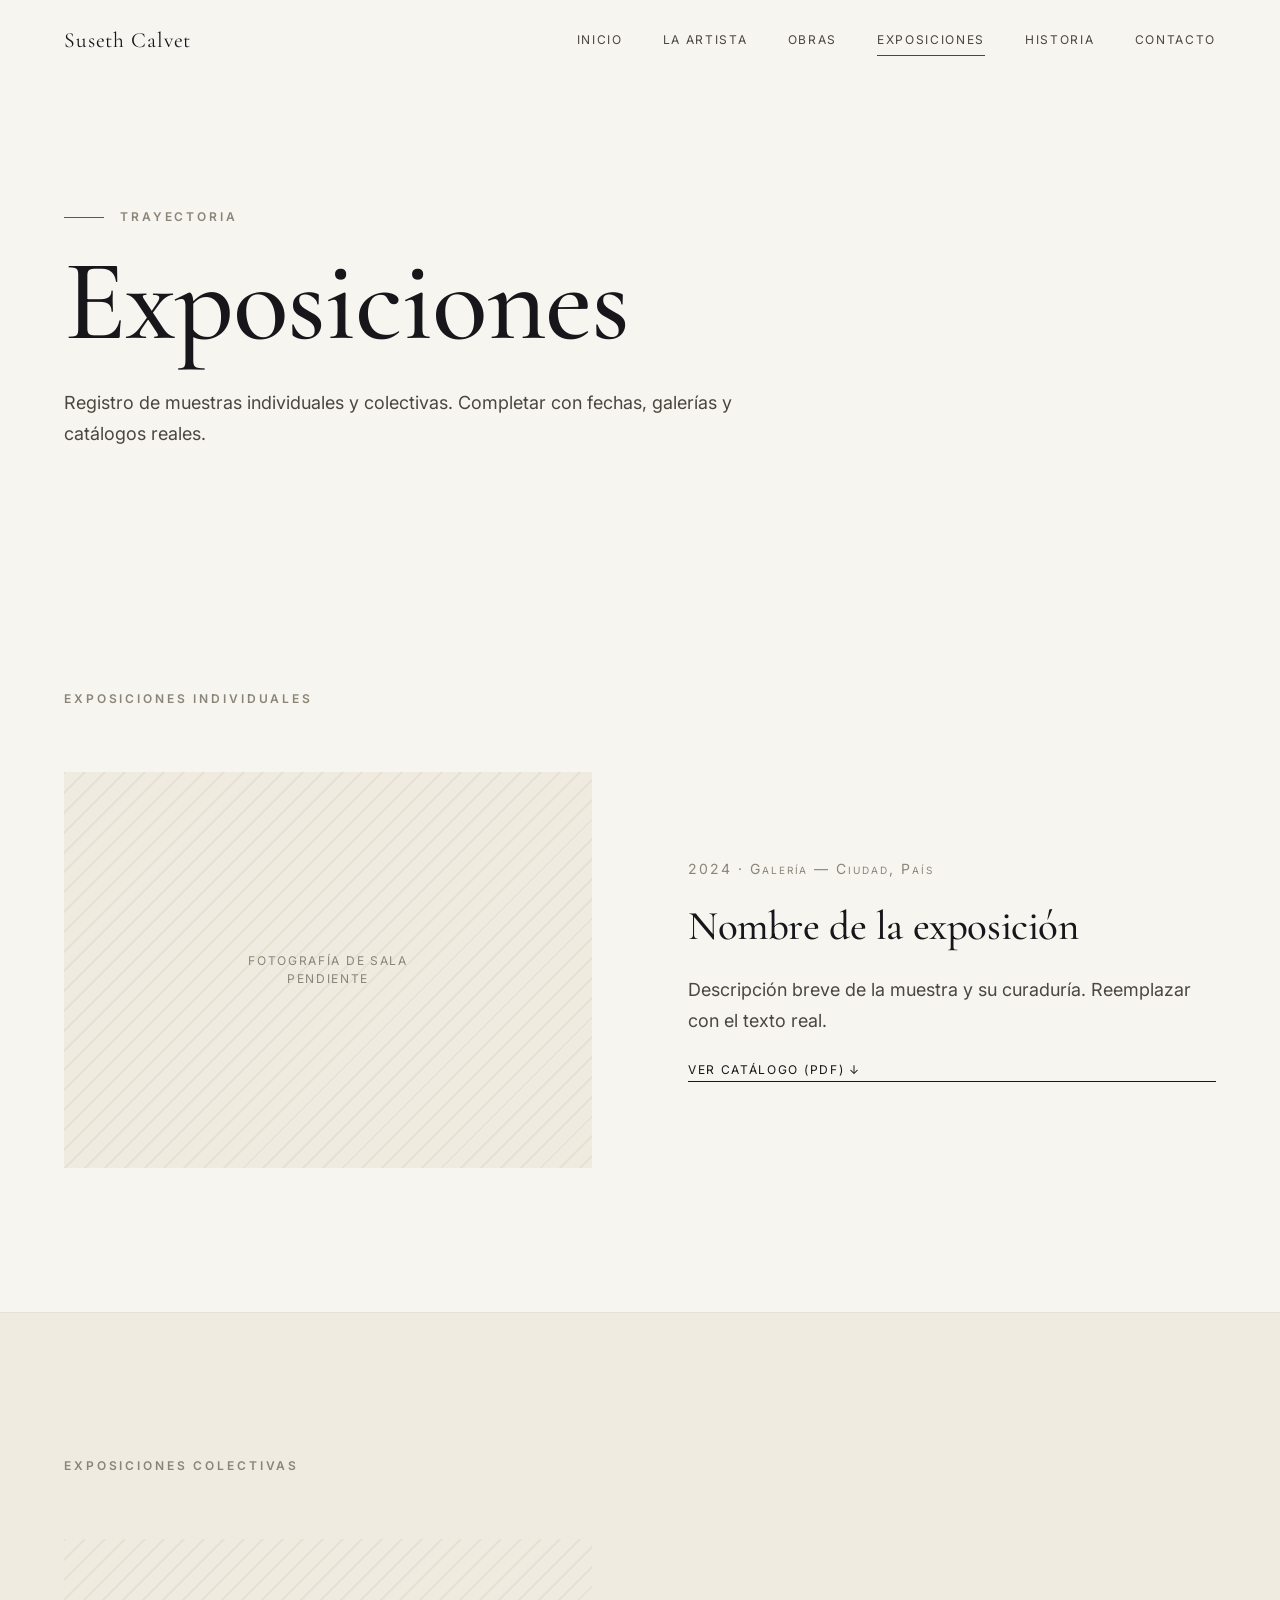
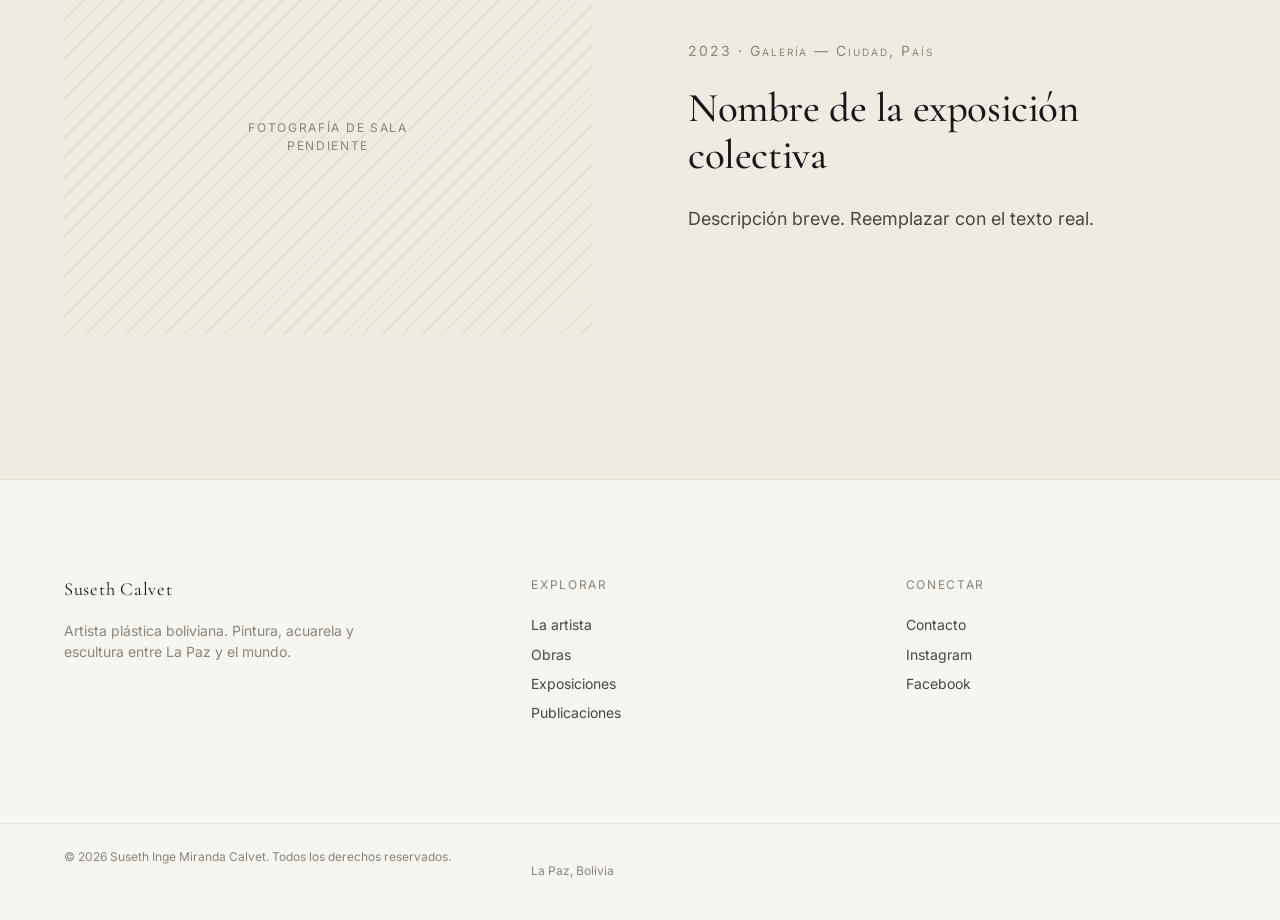
<file: exposiciones.html>
<!DOCTYPE html>
<html lang="es">
<head>
<meta charset="UTF-8">
<meta name="viewport" content="width=device-width, initial-scale=1.0">
<title>Exposiciones — Suseth Inge Miranda Calvet</title>
<meta name="description" content="Exposiciones individuales y colectivas de Suseth Inge Miranda Calvet.">

<link rel="preconnect" href="https://fonts.googleapis.com">
<link rel="preconnect" href="https://fonts.gstatic.com" crossorigin>
<link href="https://fonts.googleapis.com/css2?family=Cormorant+Garamond:ital,wght@0,400;0,500;1,400&family=Playfair+Display:wght@500;600&family=Inter:wght@400;500;600&display=swap" rel="stylesheet">

<link rel="stylesheet" href="css/reset.css">
<link rel="stylesheet" href="css/variables.css">
<link rel="stylesheet" href="css/typography.css">
<link rel="stylesheet" href="css/layout.css">
<link rel="stylesheet" href="css/components.css">
<link rel="stylesheet" href="css/gallery.css">
<link rel="stylesheet" href="css/animations.css">
<link rel="stylesheet" href="css/responsive.css">
</head>
<body>

<a class="skip-link" href="#main">Saltar al contenido</a>

<header class="site-header">
  <div class="wrap">
    <a href="index.html" class="brand">Suseth Calvet</a>
    <nav class="nav-primary" id="nav-primary">
      <a class="nav-link" href="index.html">Inicio</a>
      <a class="nav-link" href="artista.html">La Artista</a>
      <a class="nav-link" href="obras.html">Obras</a>
      <a class="nav-link" href="exposiciones.html" aria-current="page">Exposiciones</a>
      <a class="nav-link" href="historia.html">Historia</a>
      <a class="nav-link" href="contacto.html">Contacto</a>
    </nav>
    <button class="menu-toggle" aria-label="Abrir menú" aria-expanded="false" aria-controls="nav-primary">
      <span></span><span></span><span></span>
    </button>
  </div>
</header>

<main id="main" style="padding-top: 7rem;">

  <section class="section--tight">
    <div class="wrap">
      <p class="eyebrow-line eyebrow" data-reveal>Trayectoria</p>
      <h1 style="margin-top: var(--space-xs);" data-reveal>Exposiciones</h1>
      <p class="text-body" style="margin-top: var(--space-sm);" data-reveal>Registro de muestras individuales y colectivas. Completar con fechas, galerías y catálogos reales.</p>
    </div>
  </section>

  <!-- INDIVIDUALES -->
  <section class="section">
    <div class="wrap">
      <p class="eyebrow" data-reveal style="margin-bottom: var(--space-lg);">Exposiciones individuales</p>
      <div class="stack stack--lg" data-reveal-group>
        <article class="split" data-reveal>
          <div class="card-work__frame" style="aspect-ratio:4/3;">
            <div class="placeholder-art">Fotografía de sala<br>pendiente</div>
          </div>
          <div class="stack stack--sm">
            <p class="caption small-caps">2024 · Galería — Ciudad, País</p>
            <h3>Nombre de la exposición</h3>
            <p class="text-body">Descripción breve de la muestra y su curaduría. Reemplazar con el texto real.</p>
            <a class="text-link" href="#">Ver catálogo (PDF) ↓</a>
          </div>
        </article>
      </div>
    </div>
  </section>

  <div class="horizon wrap" data-reveal></div>

  <!-- COLECTIVAS -->
  <section class="section section--alt">
    <div class="wrap">
      <p class="eyebrow" data-reveal style="margin-bottom: var(--space-lg);">Exposiciones colectivas</p>
      <div class="stack stack--lg" data-reveal-group>
        <article class="split" data-reveal>
          <div class="stack stack--sm" style="order:2;">
            <p class="caption small-caps">2023 · Galería — Ciudad, País</p>
            <h3>Nombre de la exposición colectiva</h3>
            <p class="text-body">Descripción breve. Reemplazar con el texto real.</p>
          </div>
          <div class="card-work__frame" style="aspect-ratio:4/3; order:1;">
            <div class="placeholder-art">Fotografía de sala<br>pendiente</div>
          </div>
        </article>
      </div>
    </div>
  </section>

</main>

<footer class="site-footer">
  <div class="wrap">
    <div>
      <p class="brand" style="font-size:1.15rem;">Suseth Calvet</p>
      <p class="caption" style="margin-top: var(--space-xs); max-width: 22rem;">Artista plástica boliviana. Pintura, acuarela y escultura entre La Paz y el mundo.</p>
    </div>
    <div class="footer-cols">
      <p class="footer-cols__title">Explorar</p>
      <a href="artista.html">La artista</a>
      <a href="obras.html">Obras</a>
      <a href="exposiciones.html">Exposiciones</a>
      <a href="publicaciones.html">Publicaciones</a>
    </div>
    <div class="footer-cols">
      <p class="footer-cols__title">Conectar</p>
      <a href="contacto.html">Contacto</a>
      <a href="https://instagram.com" target="_blank" rel="noopener">Instagram</a>
      <a href="https://facebook.com" target="_blank" rel="noopener">Facebook</a>
    </div>
  </div>
  <div class="wrap footer-bottom">
    <p>© <span data-year></span> Suseth Inge Miranda Calvet. Todos los derechos reservados.</p>
    <p>La Paz, Bolivia</p>
  </div>
</footer>

<script src="js/menu.js"></script>
<script src="js/scroll.js"></script>
<script src="js/app.js"></script>
</body>
</html>
</file>
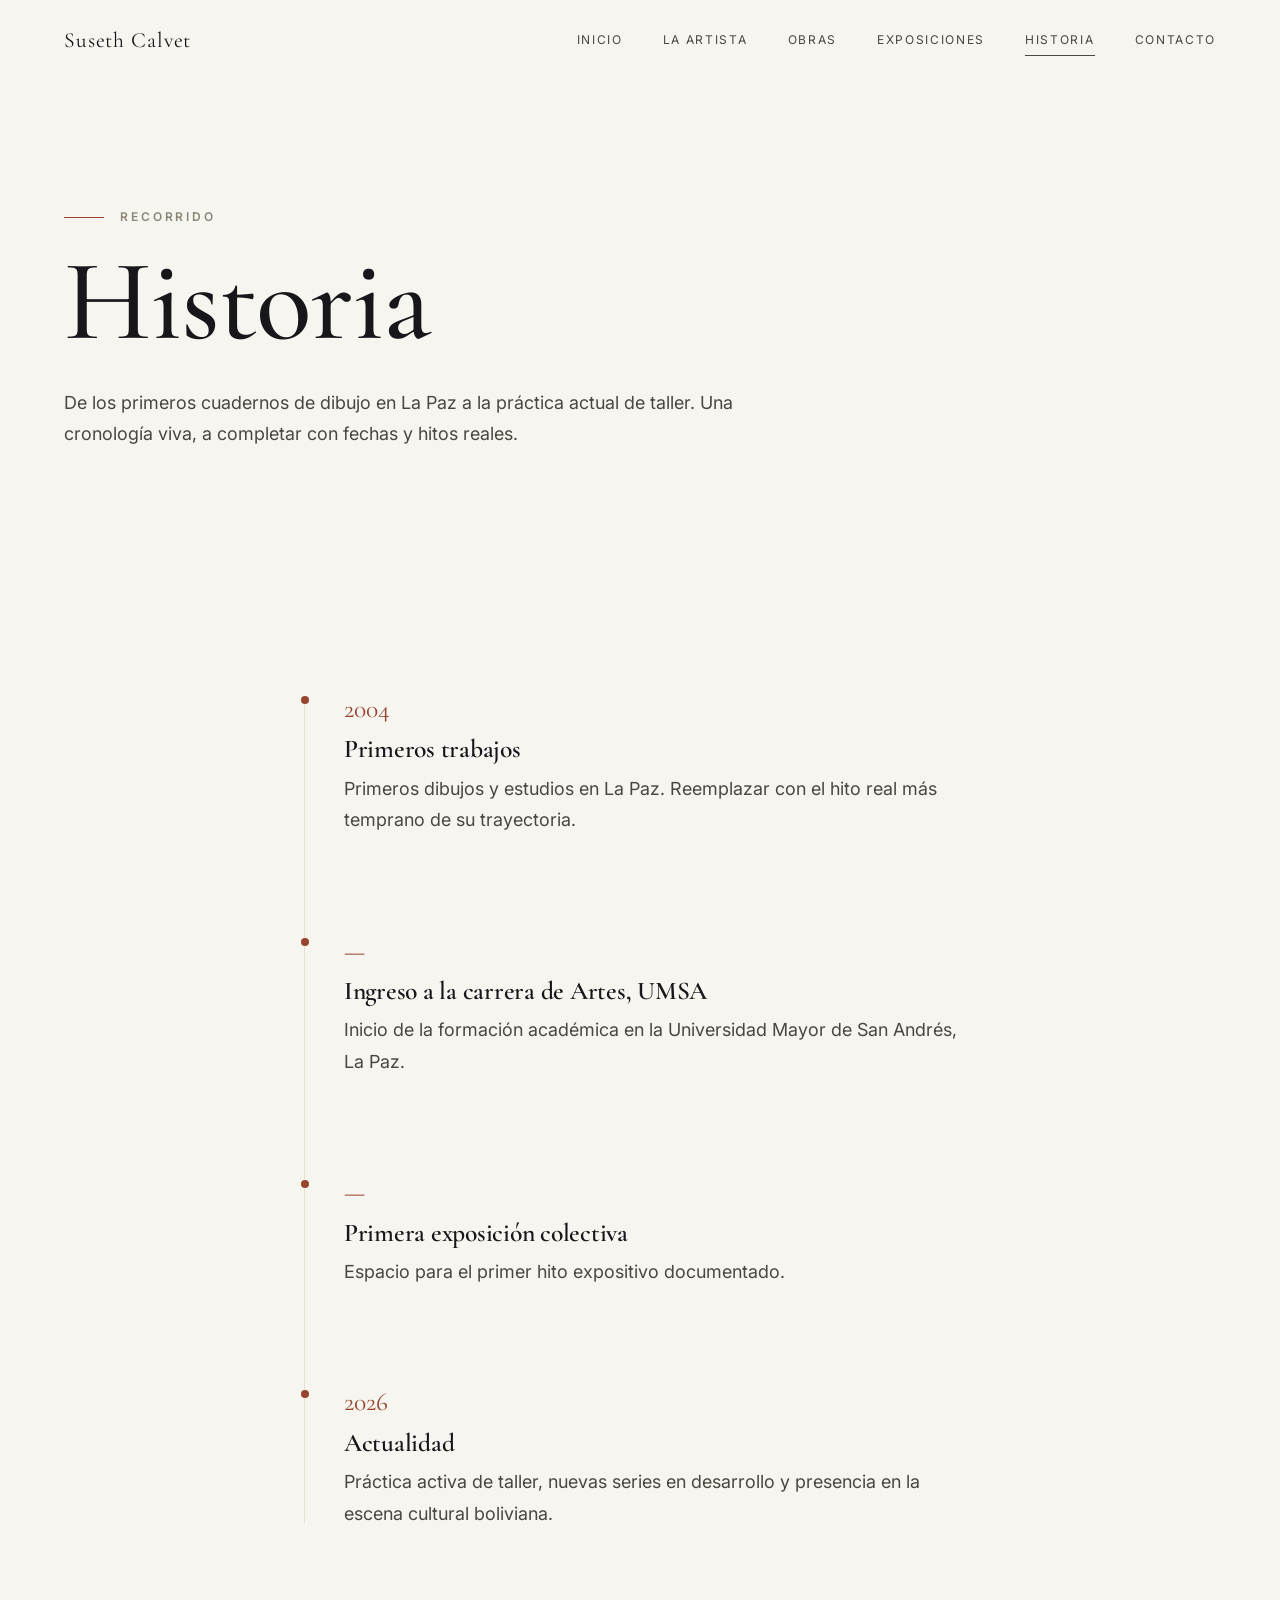
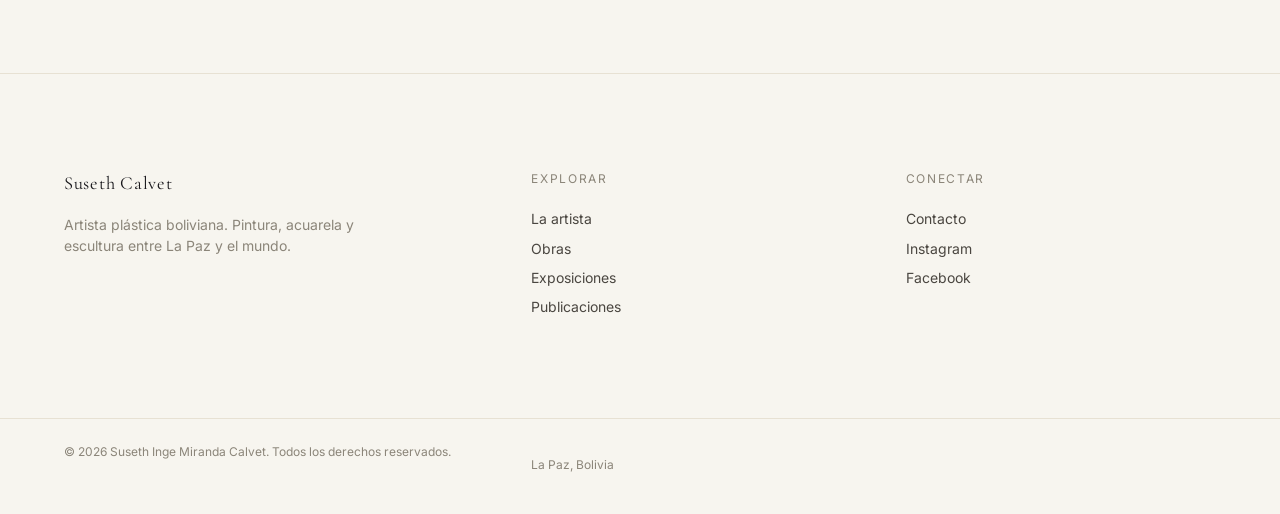
<file: historia.html>
<!DOCTYPE html>
<html lang="es">
<head>
<meta charset="UTF-8">
<meta name="viewport" content="width=device-width, initial-scale=1.0">
<title>Historia — Suseth Inge Miranda Calvet</title>
<meta name="description" content="Línea de tiempo de la trayectoria de Suseth Inge Miranda Calvet, desde sus primeros trabajos hasta la actualidad.">

<link rel="preconnect" href="https://fonts.googleapis.com">
<link rel="preconnect" href="https://fonts.gstatic.com" crossorigin>
<link href="https://fonts.googleapis.com/css2?family=Cormorant+Garamond:ital,wght@0,400;0,500;1,400&family=Playfair+Display:wght@500;600&family=Inter:wght@400;500;600&display=swap" rel="stylesheet">

<link rel="stylesheet" href="css/reset.css">
<link rel="stylesheet" href="css/variables.css">
<link rel="stylesheet" href="css/typography.css">
<link rel="stylesheet" href="css/layout.css">
<link rel="stylesheet" href="css/components.css">
<link rel="stylesheet" href="css/gallery.css">
<link rel="stylesheet" href="css/animations.css">
<link rel="stylesheet" href="css/responsive.css">
</head>
<body>

<a class="skip-link" href="#main">Saltar al contenido</a>

<header class="site-header">
  <div class="wrap">
    <a href="index.html" class="brand">Suseth Calvet</a>
    <nav class="nav-primary" id="nav-primary">
      <a class="nav-link" href="index.html">Inicio</a>
      <a class="nav-link" href="artista.html">La Artista</a>
      <a class="nav-link" href="obras.html">Obras</a>
      <a class="nav-link" href="exposiciones.html">Exposiciones</a>
      <a class="nav-link" href="historia.html" aria-current="page">Historia</a>
      <a class="nav-link" href="contacto.html">Contacto</a>
    </nav>
    <button class="menu-toggle" aria-label="Abrir menú" aria-expanded="false" aria-controls="nav-primary">
      <span></span><span></span><span></span>
    </button>
  </div>
</header>

<main id="main" style="padding-top: 7rem;">

  <section class="section--tight">
    <div class="wrap">
      <p class="eyebrow-line eyebrow" data-reveal>Recorrido</p>
      <h1 style="margin-top: var(--space-xs);" data-reveal>Historia</h1>
      <p class="text-body" style="margin-top: var(--space-sm);" data-reveal>De los primeros cuadernos de dibujo en La Paz a la práctica actual de taller. Una cronología viva, a completar con fechas y hitos reales.</p>
    </div>
  </section>

  <section class="section">
    <div class="wrap wrap--text">
      <div class="timeline" data-reveal-group>
        <div class="timeline-item" data-reveal>
          <p class="timeline-item__year">2004</p>
          <h4 style="margin-top:0.2em;">Primeros trabajos</h4>
          <p class="text-body" style="margin-top:0.4em;">Primeros dibujos y estudios en La Paz. Reemplazar con el hito real más temprano de su trayectoria.</p>
        </div>
        <div class="timeline-item" data-reveal>
          <p class="timeline-item__year">—</p>
          <h4 style="margin-top:0.2em;">Ingreso a la carrera de Artes, UMSA</h4>
          <p class="text-body" style="margin-top:0.4em;">Inicio de la formación académica en la Universidad Mayor de San Andrés, La Paz.</p>
        </div>
        <div class="timeline-item" data-reveal>
          <p class="timeline-item__year">—</p>
          <h4 style="margin-top:0.2em;">Primera exposición colectiva</h4>
          <p class="text-body" style="margin-top:0.4em;">Espacio para el primer hito expositivo documentado.</p>
        </div>
        <div class="timeline-item" data-reveal>
          <p class="timeline-item__year">2026</p>
          <h4 style="margin-top:0.2em;">Actualidad</h4>
          <p class="text-body" style="margin-top:0.4em;">Práctica activa de taller, nuevas series en desarrollo y presencia en la escena cultural boliviana.</p>
        </div>
      </div>
    </div>
  </section>

</main>

<footer class="site-footer">
  <div class="wrap">
    <div>
      <p class="brand" style="font-size:1.15rem;">Suseth Calvet</p>
      <p class="caption" style="margin-top: var(--space-xs); max-width: 22rem;">Artista plástica boliviana. Pintura, acuarela y escultura entre La Paz y el mundo.</p>
    </div>
    <div class="footer-cols">
      <p class="footer-cols__title">Explorar</p>
      <a href="artista.html">La artista</a>
      <a href="obras.html">Obras</a>
      <a href="exposiciones.html">Exposiciones</a>
      <a href="publicaciones.html">Publicaciones</a>
    </div>
    <div class="footer-cols">
      <p class="footer-cols__title">Conectar</p>
      <a href="contacto.html">Contacto</a>
      <a href="https://instagram.com" target="_blank" rel="noopener">Instagram</a>
      <a href="https://facebook.com" target="_blank" rel="noopener">Facebook</a>
    </div>
  </div>
  <div class="wrap footer-bottom">
    <p>© <span data-year></span> Suseth Inge Miranda Calvet. Todos los derechos reservados.</p>
    <p>La Paz, Bolivia</p>
  </div>
</footer>

<script src="js/menu.js"></script>
<script src="js/scroll.js"></script>
<script src="js/app.js"></script>
</body>
</html>
</file>
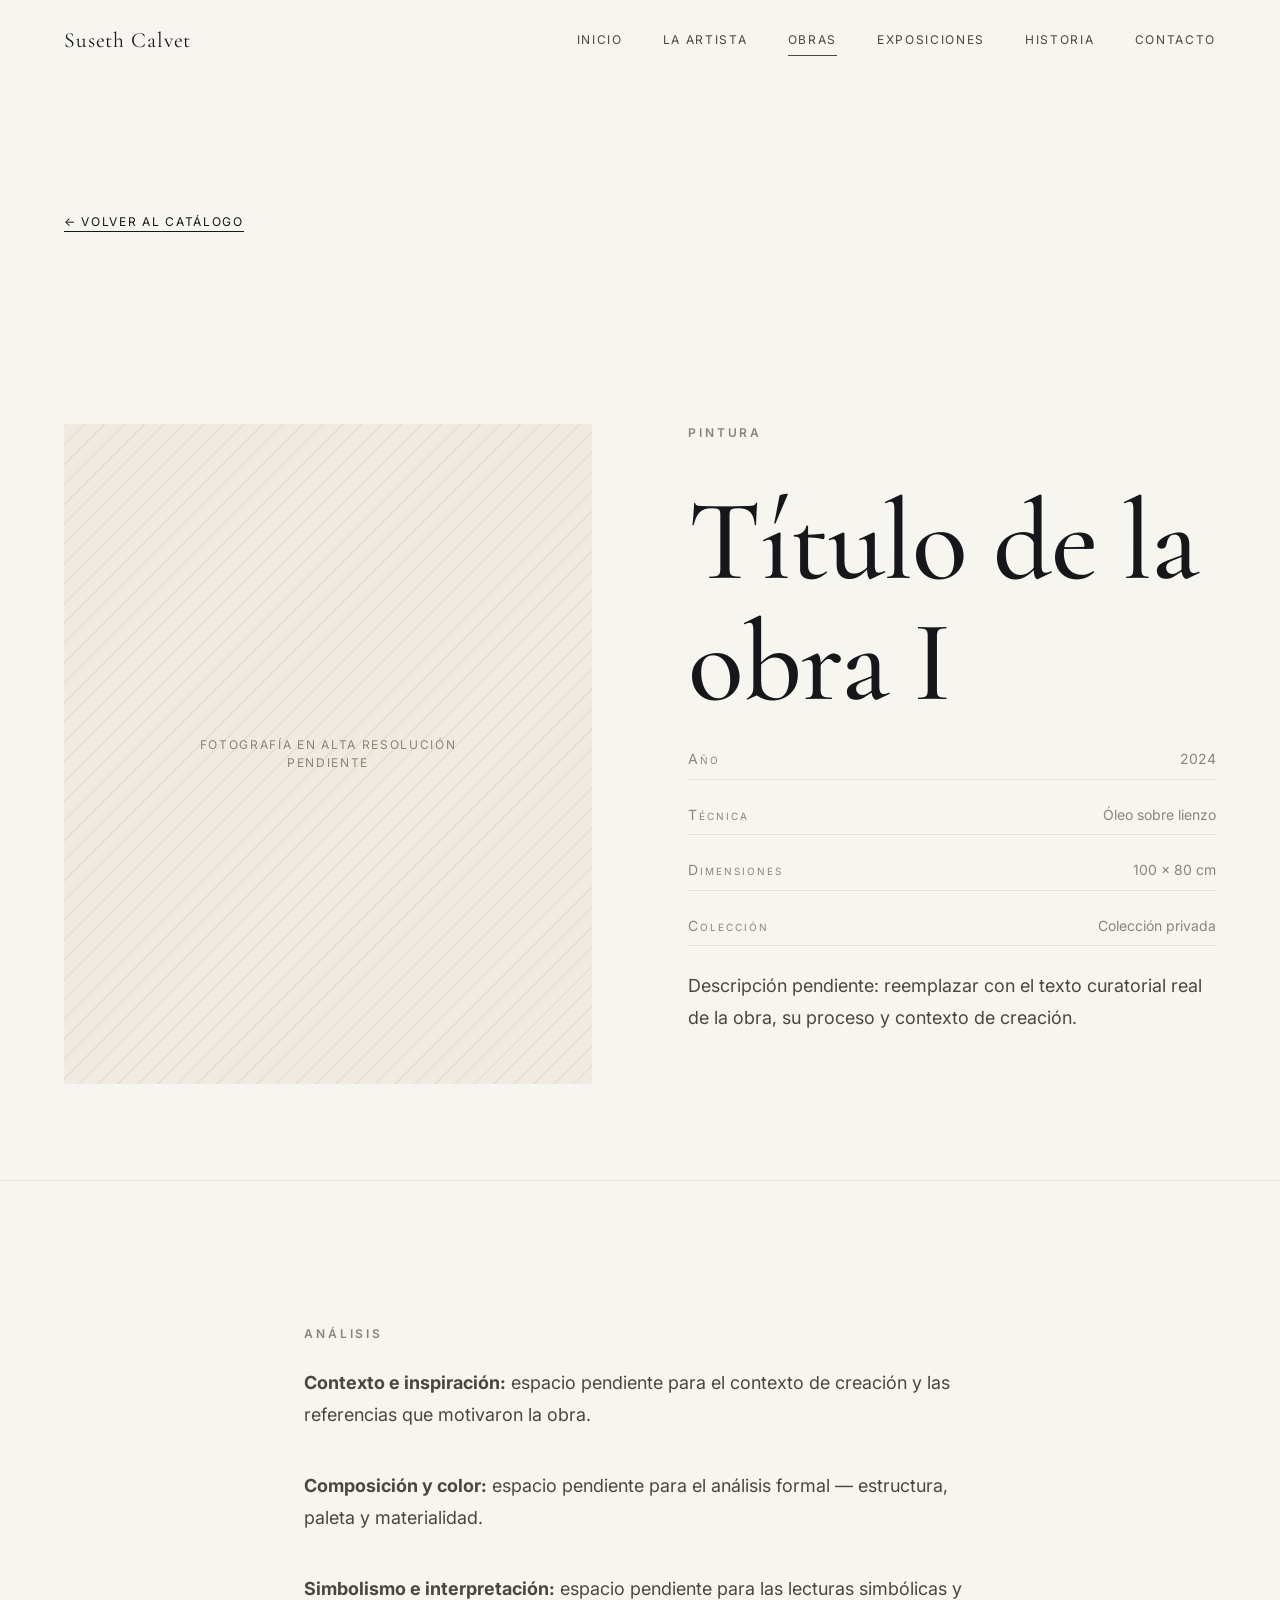
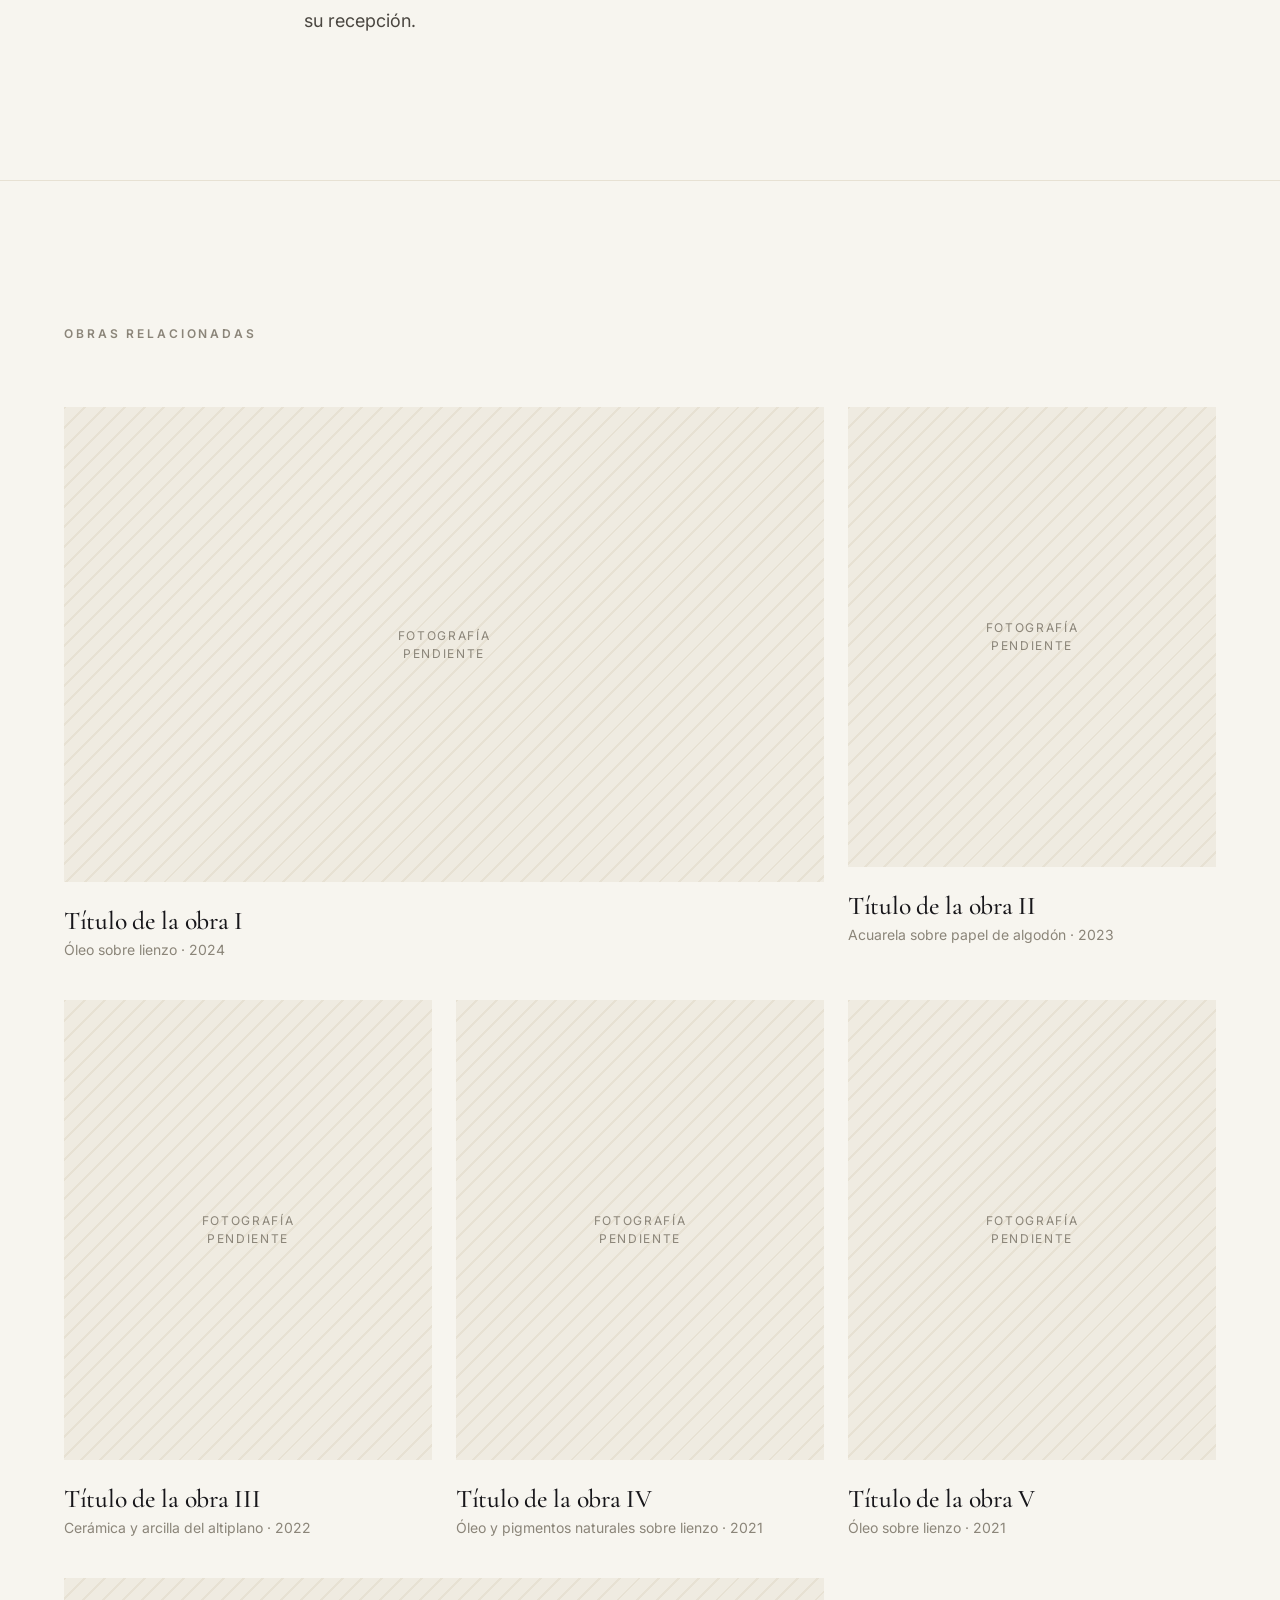
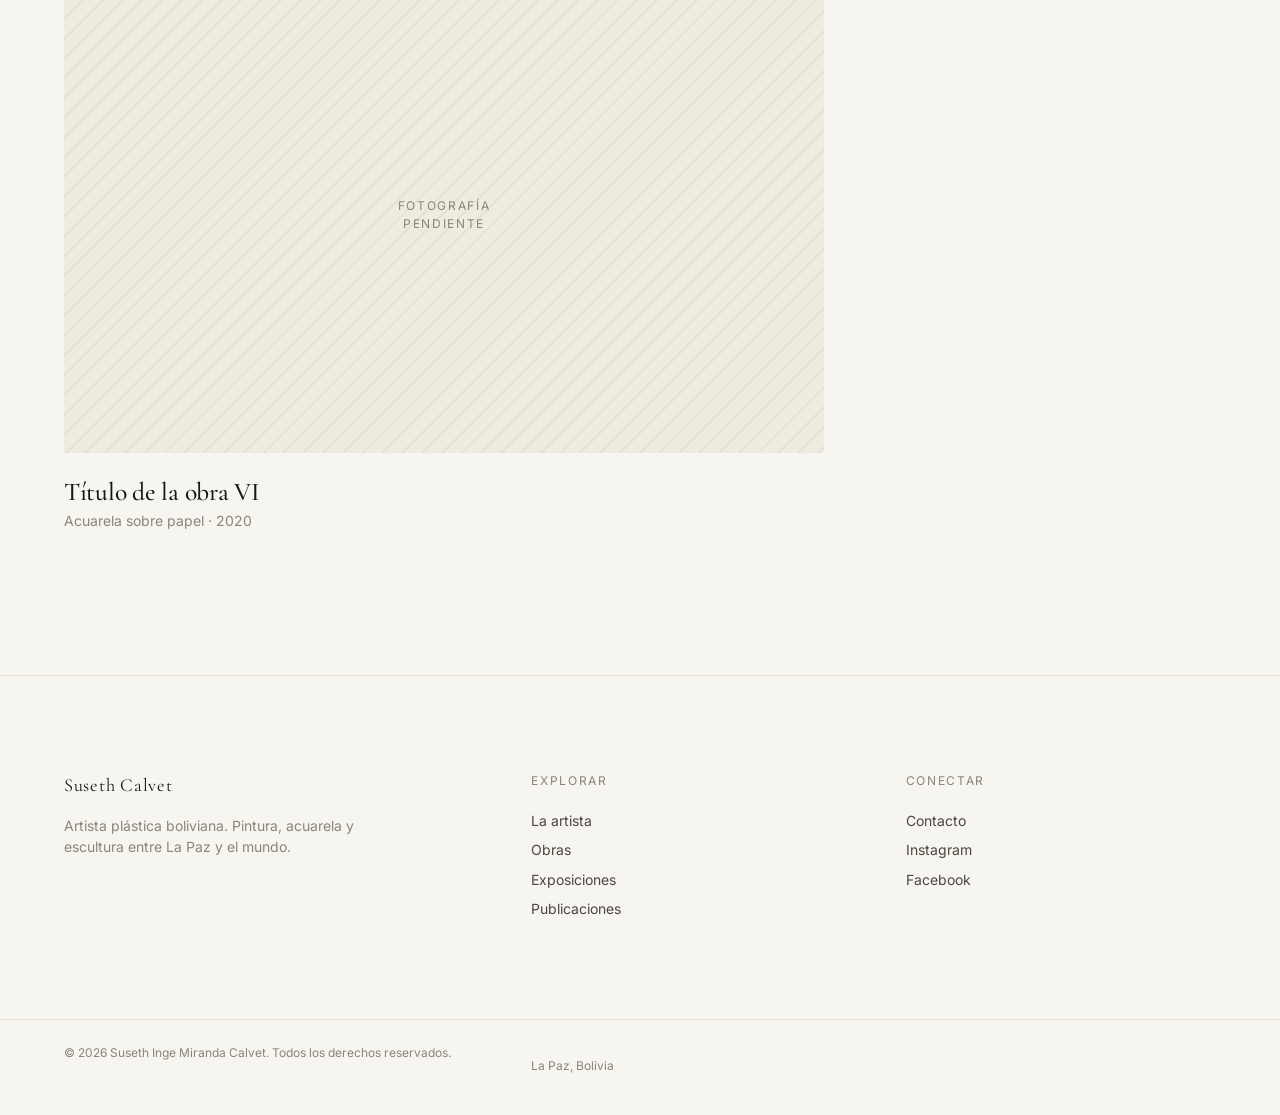
<file: obra.html>
<!DOCTYPE html>
<html lang="es">
<head>
<meta charset="UTF-8">
<meta name="viewport" content="width=device-width, initial-scale=1.0">
<title>Obra — Suseth Inge Miranda Calvet</title>
<meta name="description" content="Ficha técnica, proceso creativo y análisis de una obra de Suseth Inge Miranda Calvet.">

<link rel="preconnect" href="https://fonts.googleapis.com">
<link rel="preconnect" href="https://fonts.gstatic.com" crossorigin>
<link href="https://fonts.googleapis.com/css2?family=Cormorant+Garamond:ital,wght@0,400;0,500;1,400&family=Playfair+Display:wght@500;600&family=Inter:wght@400;500;600&display=swap" rel="stylesheet">

<link rel="stylesheet" href="css/reset.css">
<link rel="stylesheet" href="css/variables.css">
<link rel="stylesheet" href="css/typography.css">
<link rel="stylesheet" href="css/layout.css">
<link rel="stylesheet" href="css/components.css">
<link rel="stylesheet" href="css/gallery.css">
<link rel="stylesheet" href="css/animations.css">
<link rel="stylesheet" href="css/responsive.css">
</head>
<body>

<a class="skip-link" href="#main">Saltar al contenido</a>

<header class="site-header">
  <div class="wrap">
    <a href="index.html" class="brand">Suseth Calvet</a>
    <nav class="nav-primary" id="nav-primary">
      <a class="nav-link" href="index.html">Inicio</a>
      <a class="nav-link" href="artista.html">La Artista</a>
      <a class="nav-link" href="obras.html" aria-current="page">Obras</a>
      <a class="nav-link" href="exposiciones.html">Exposiciones</a>
      <a class="nav-link" href="historia.html">Historia</a>
      <a class="nav-link" href="contacto.html">Contacto</a>
    </nav>
    <button class="menu-toggle" aria-label="Abrir menú" aria-expanded="false" aria-controls="nav-primary">
      <span></span><span></span><span></span>
    </button>
  </div>
</header>

<main id="main" style="padding-top: 7rem;">

  <section class="section--tight">
    <div class="wrap">
      <a class="text-link" href="obras.html">← Volver al catálogo</a>
    </div>
  </section>

  <section class="section--tight">
    <div class="wrap split" style="align-items:flex-start;">
      <div data-reveal>
        <div class="card-work__frame" id="obra-frame" style="aspect-ratio:4/5; cursor: zoom-in;">
          <div class="placeholder-art">Cargando…</div>
        </div>
      </div>
      <div class="stack" data-reveal>
        <p class="eyebrow" id="obra-categoria">Obra</p>
        <h1 id="obra-titulo">—</h1>
        <dl class="stack stack--sm" style="margin-top: var(--space-sm);">
          <div class="cluster" style="justify-content:space-between; border-bottom: var(--hairline); padding-bottom:0.6em;">
            <dt class="caption small-caps">Año</dt><dd id="obra-anio" class="caption">—</dd>
          </div>
          <div class="cluster" style="justify-content:space-between; border-bottom: var(--hairline); padding-bottom:0.6em;">
            <dt class="caption small-caps">Técnica</dt><dd id="obra-tecnica" class="caption">—</dd>
          </div>
          <div class="cluster" style="justify-content:space-between; border-bottom: var(--hairline); padding-bottom:0.6em;">
            <dt class="caption small-caps">Dimensiones</dt><dd id="obra-dimensiones" class="caption">—</dd>
          </div>
          <div class="cluster" style="justify-content:space-between; border-bottom: var(--hairline); padding-bottom:0.6em;">
            <dt class="caption small-caps">Colección</dt><dd id="obra-coleccion" class="caption">—</dd>
          </div>
        </dl>
        <p class="text-body" id="obra-descripcion" style="margin-top: var(--space-sm);">—</p>
      </div>
    </div>
  </section>

  <div class="horizon wrap" data-reveal></div>

  <!-- ANÁLISIS -->
  <section class="section">
    <div class="wrap wrap--text">
      <p class="eyebrow" data-reveal>Análisis</p>
      <div class="stack" style="margin-top: var(--space-sm);" data-reveal>
        <p class="text-body"><strong>Contexto e inspiración:</strong> espacio pendiente para el contexto de creación y las referencias que motivaron la obra.</p>
        <p class="text-body"><strong>Composición y color:</strong> espacio pendiente para el análisis formal — estructura, paleta y materialidad.</p>
        <p class="text-body"><strong>Simbolismo e interpretación:</strong> espacio pendiente para las lecturas simbólicas y su recepción.</p>
      </div>
    </div>
  </section>

  <div class="horizon wrap" data-reveal></div>

  <!-- OBRAS RELACIONADAS -->
  <section class="section">
    <div class="wrap">
      <p class="eyebrow" data-reveal style="margin-bottom: var(--space-lg);">Obras relacionadas</p>
      <div class="gallery-grid" data-gallery data-reveal-group></div>
    </div>
  </section>

</main>

<footer class="site-footer">
  <div class="wrap">
    <div>
      <p class="brand" style="font-size:1.15rem;">Suseth Calvet</p>
      <p class="caption" style="margin-top: var(--space-xs); max-width: 22rem;">Artista plástica boliviana. Pintura, acuarela y escultura entre La Paz y el mundo.</p>
    </div>
    <div class="footer-cols">
      <p class="footer-cols__title">Explorar</p>
      <a href="artista.html">La artista</a>
      <a href="obras.html">Obras</a>
      <a href="exposiciones.html">Exposiciones</a>
      <a href="publicaciones.html">Publicaciones</a>
    </div>
    <div class="footer-cols">
      <p class="footer-cols__title">Conectar</p>
      <a href="contacto.html">Contacto</a>
      <a href="https://instagram.com" target="_blank" rel="noopener">Instagram</a>
      <a href="https://facebook.com" target="_blank" rel="noopener">Facebook</a>
    </div>
  </div>
  <div class="wrap footer-bottom">
    <p>© <span data-year></span> Suseth Inge Miranda Calvet. Todos los derechos reservados.</p>
    <p>La Paz, Bolivia</p>
  </div>
</footer>

<div class="lightbox" aria-hidden="true">
  <button class="lightbox__close" aria-label="Cerrar">✕</button>
  <figure class="lightbox__figure">
    <div class="lightbox__frame"></div>
    <figcaption class="lightbox__caption"></figcaption>
  </figure>
</div>

<script src="js/obras-data.js"></script>
<script>
  // Puebla la ficha de la obra a partir del parámetro ?id= en la URL
  (function () {
    const params = new URLSearchParams(window.location.search);
    const id = params.get('id') || (OBRAS[0] && OBRAS[0].id);
    const obra = OBRAS.find((o) => o.id === id) || OBRAS[0];
    if (!obra) return;

    document.title = `${obra.titulo} — Suseth Inge Miranda Calvet`;
    document.getElementById('obra-categoria').textContent =
      obra.categoria.charAt(0).toUpperCase() + obra.categoria.slice(1);
    document.getElementById('obra-titulo').textContent = obra.titulo;
    document.getElementById('obra-anio').textContent = obra.anio;
    document.getElementById('obra-tecnica').textContent = obra.tecnica;
    document.getElementById('obra-dimensiones').textContent = obra.dimensiones;
    document.getElementById('obra-coleccion').textContent = obra.coleccion;
    document.getElementById('obra-descripcion').textContent = obra.descripcion;

    const frame = document.getElementById('obra-frame');
    if (obra.imagen) {
      frame.innerHTML = `<img src="${obra.imagen}" alt="${obra.titulo}">`;
    } else {
      frame.innerHTML = `<div class="placeholder-art">Fotografía en alta resolución<br>pendiente</div>`;
    }
    frame.setAttribute('data-lightbox', obra.imagen || '');
    frame.setAttribute('data-caption', `${obra.titulo}, ${obra.tecnica}, ${obra.anio}`);
  })();
</script>
<script src="js/menu.js"></script>
<script src="js/scroll.js"></script>
<script src="js/gallery.js"></script>
<script src="js/lightbox.js"></script>
<script src="js/app.js"></script>
</body>
</html>
</file>
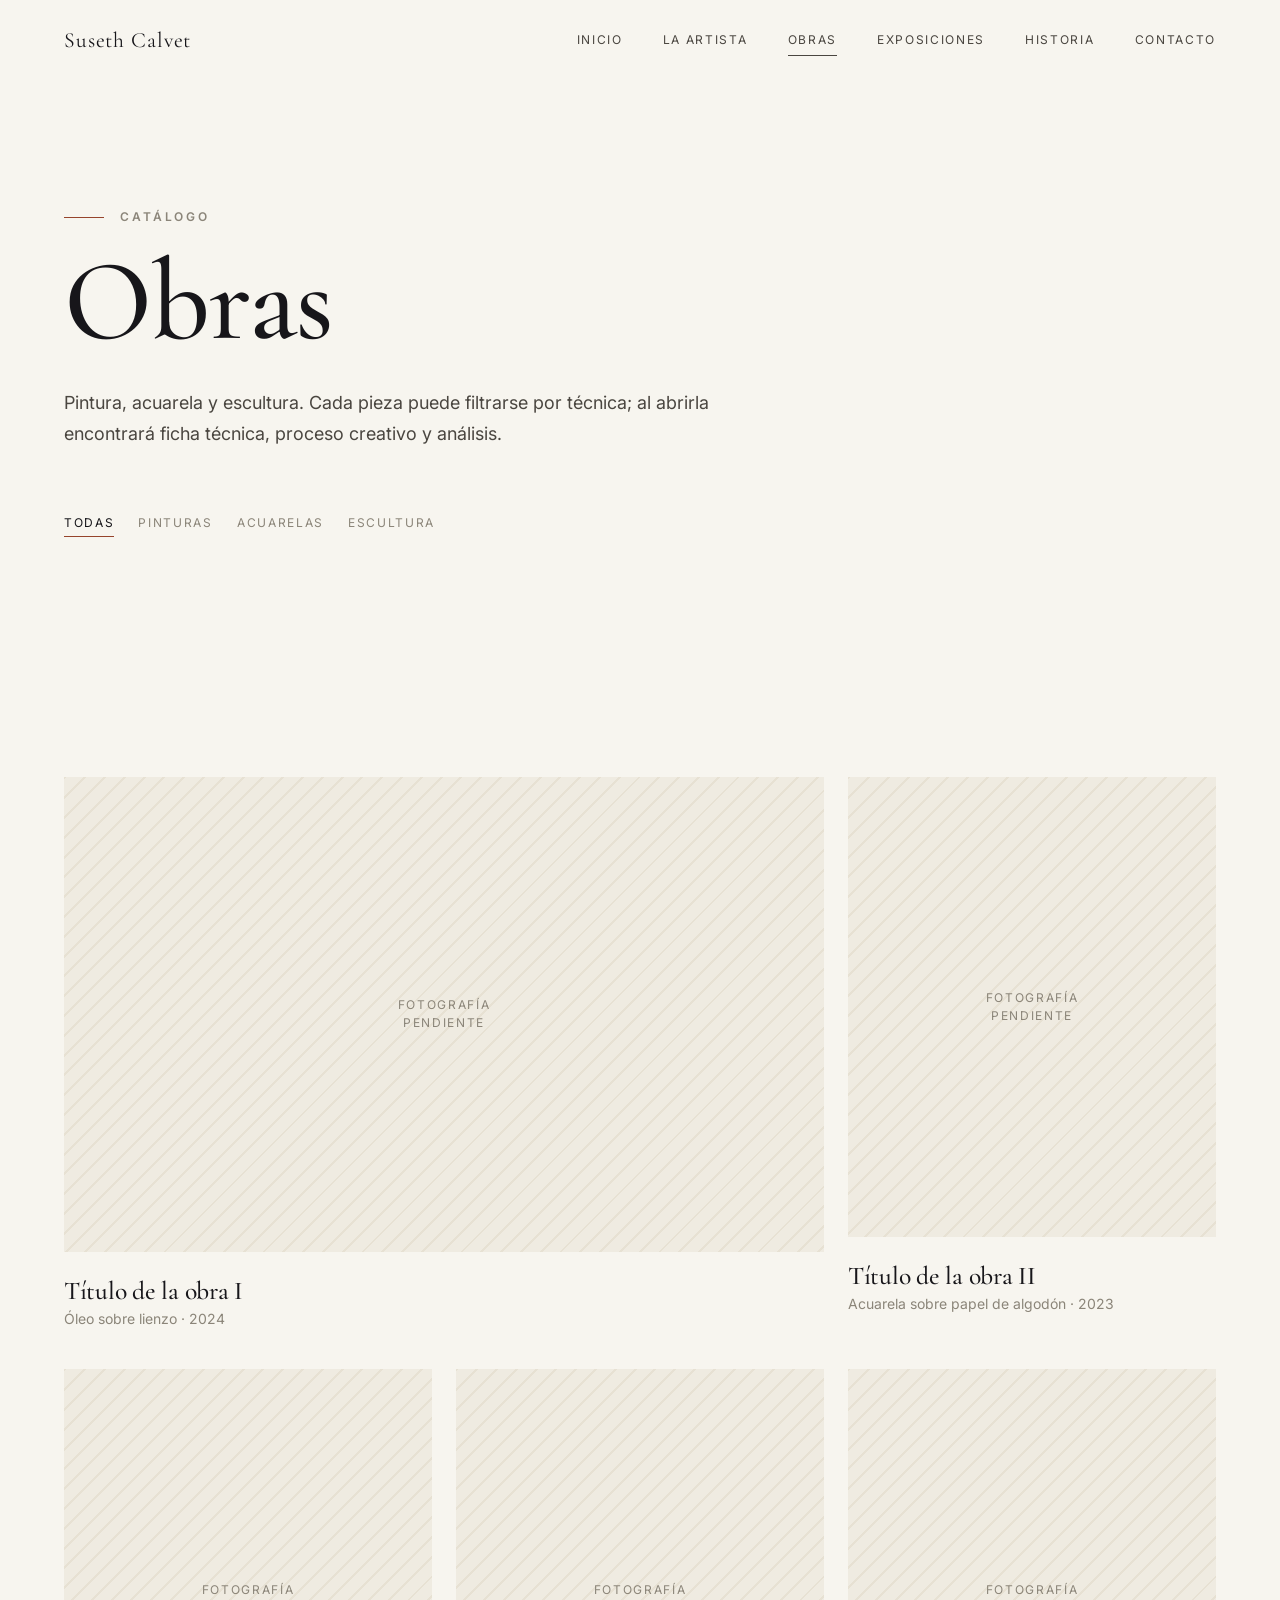
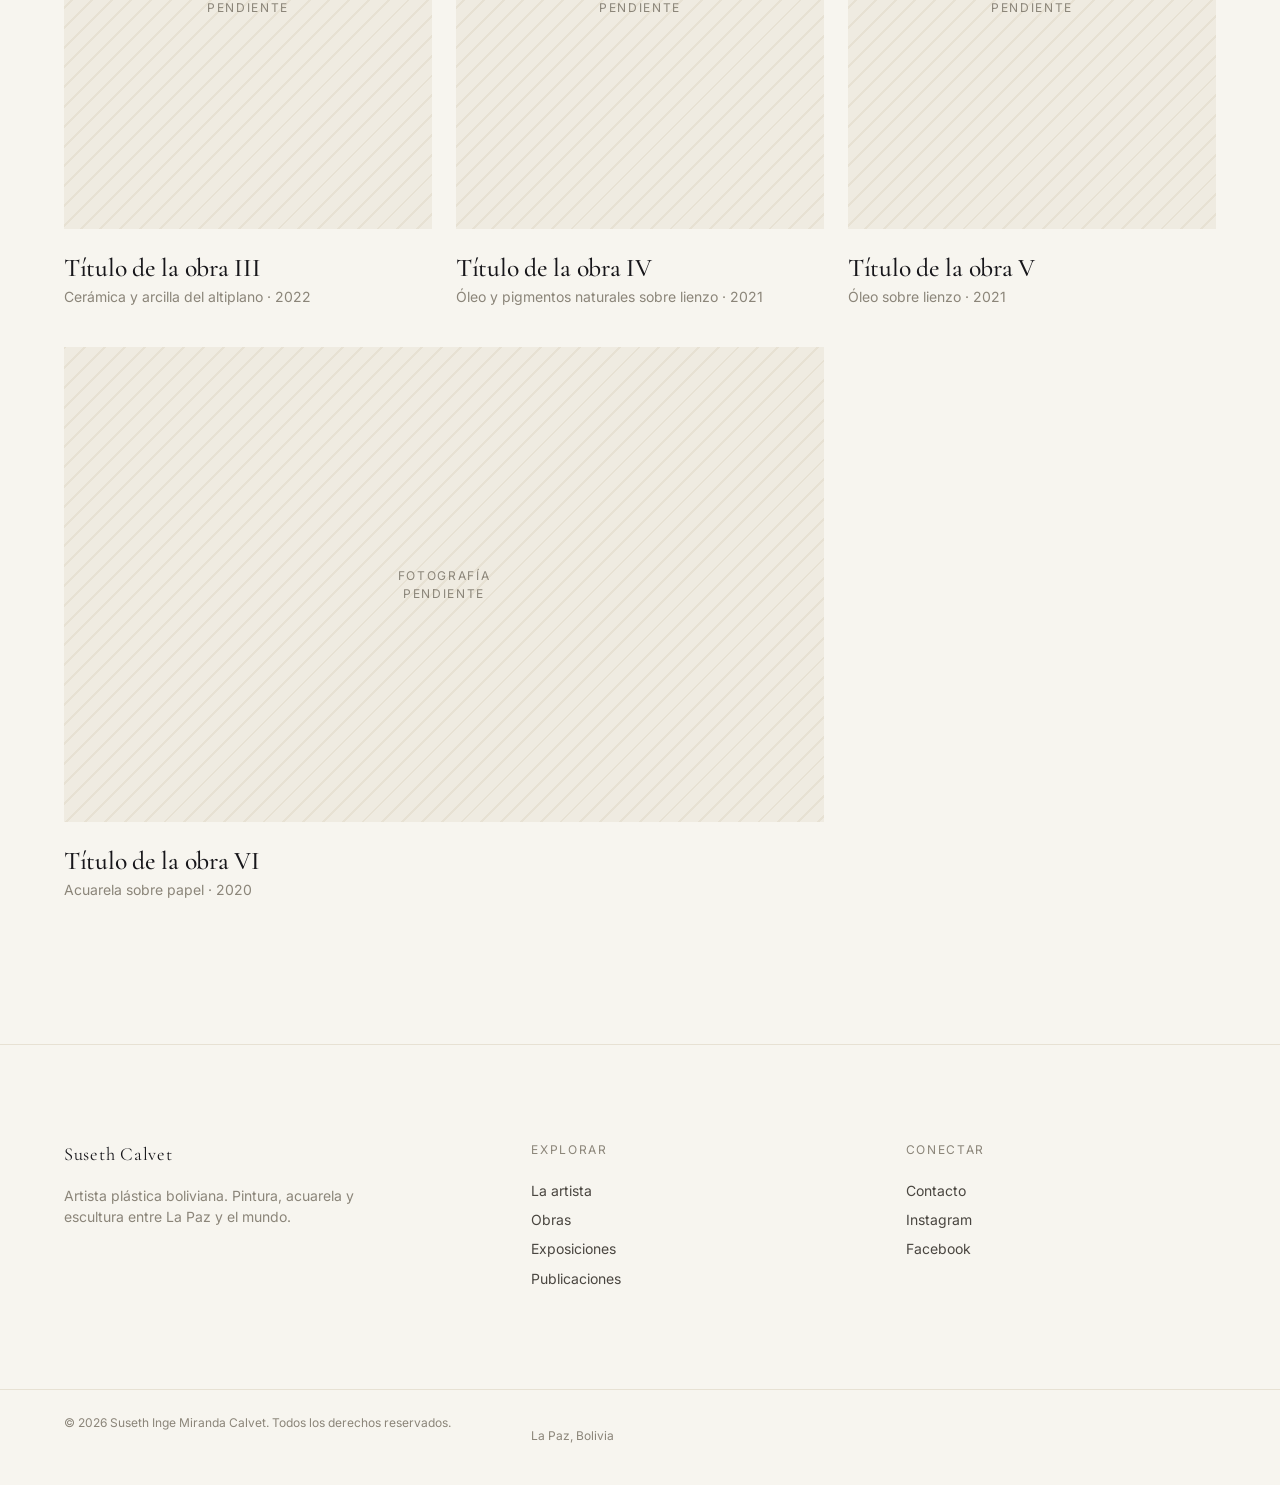
<file: obras.html>
<!DOCTYPE html>
<html lang="es">
<head>
<meta charset="UTF-8">
<meta name="viewport" content="width=device-width, initial-scale=1.0">
<title>Obras — Suseth Inge Miranda Calvet</title>
<meta name="description" content="Catálogo de pinturas, acuarelas y esculturas de Suseth Inge Miranda Calvet.">

<link rel="preconnect" href="https://fonts.googleapis.com">
<link rel="preconnect" href="https://fonts.gstatic.com" crossorigin>
<link href="https://fonts.googleapis.com/css2?family=Cormorant+Garamond:ital,wght@0,400;0,500;1,400&family=Playfair+Display:wght@500;600&family=Inter:wght@400;500;600&display=swap" rel="stylesheet">

<link rel="stylesheet" href="css/reset.css">
<link rel="stylesheet" href="css/variables.css">
<link rel="stylesheet" href="css/typography.css">
<link rel="stylesheet" href="css/layout.css">
<link rel="stylesheet" href="css/components.css">
<link rel="stylesheet" href="css/gallery.css">
<link rel="stylesheet" href="css/animations.css">
<link rel="stylesheet" href="css/responsive.css">
</head>
<body>

<a class="skip-link" href="#main">Saltar al contenido</a>

<header class="site-header">
  <div class="wrap">
    <a href="index.html" class="brand">Suseth Calvet</a>
    <nav class="nav-primary" id="nav-primary">
      <a class="nav-link" href="index.html">Inicio</a>
      <a class="nav-link" href="artista.html">La Artista</a>
      <a class="nav-link" href="obras.html" aria-current="page">Obras</a>
      <a class="nav-link" href="exposiciones.html">Exposiciones</a>
      <a class="nav-link" href="historia.html">Historia</a>
      <a class="nav-link" href="contacto.html">Contacto</a>
    </nav>
    <button class="menu-toggle" aria-label="Abrir menú" aria-expanded="false" aria-controls="nav-primary">
      <span></span><span></span><span></span>
    </button>
  </div>
</header>

<main id="main" style="padding-top: 7rem;">

  <section class="section--tight">
    <div class="wrap">
      <p class="eyebrow-line eyebrow" data-reveal>Catálogo</p>
      <h1 style="margin-top: var(--space-xs);" data-reveal>Obras</h1>
      <p class="text-body" style="margin-top: var(--space-sm);" data-reveal>Pintura, acuarela y escultura. Cada pieza puede filtrarse por técnica; al abrirla encontrará ficha técnica, proceso creativo y análisis.</p>

      <div class="filter-bar" data-filter-bar style="margin-top: var(--space-lg);" data-reveal>
        <button class="filter-btn" data-filter="todas" aria-pressed="true">Todas</button>
        <button class="filter-btn" data-filter="pintura" aria-pressed="false">Pinturas</button>
        <button class="filter-btn" data-filter="acuarela" aria-pressed="false">Acuarelas</button>
        <button class="filter-btn" data-filter="escultura" aria-pressed="false">Escultura</button>
      </div>
    </div>
  </section>

  <section class="section">
    <div class="wrap">
      <div class="gallery-grid" data-gallery data-reveal-group></div>
    </div>
  </section>

</main>

<footer class="site-footer">
  <div class="wrap">
    <div>
      <p class="brand" style="font-size:1.15rem;">Suseth Calvet</p>
      <p class="caption" style="margin-top: var(--space-xs); max-width: 22rem;">Artista plástica boliviana. Pintura, acuarela y escultura entre La Paz y el mundo.</p>
    </div>
    <div class="footer-cols">
      <p class="footer-cols__title">Explorar</p>
      <a href="artista.html">La artista</a>
      <a href="obras.html">Obras</a>
      <a href="exposiciones.html">Exposiciones</a>
      <a href="publicaciones.html">Publicaciones</a>
    </div>
    <div class="footer-cols">
      <p class="footer-cols__title">Conectar</p>
      <a href="contacto.html">Contacto</a>
      <a href="https://instagram.com" target="_blank" rel="noopener">Instagram</a>
      <a href="https://facebook.com" target="_blank" rel="noopener">Facebook</a>
    </div>
  </div>
  <div class="wrap footer-bottom">
    <p>© <span data-year></span> Suseth Inge Miranda Calvet. Todos los derechos reservados.</p>
    <p>La Paz, Bolivia</p>
  </div>
</footer>

<script src="js/obras-data.js"></script>
<script src="js/menu.js"></script>
<script src="js/scroll.js"></script>
<script src="js/gallery.js"></script>
<script src="js/app.js"></script>
</body>
</html>
</file>
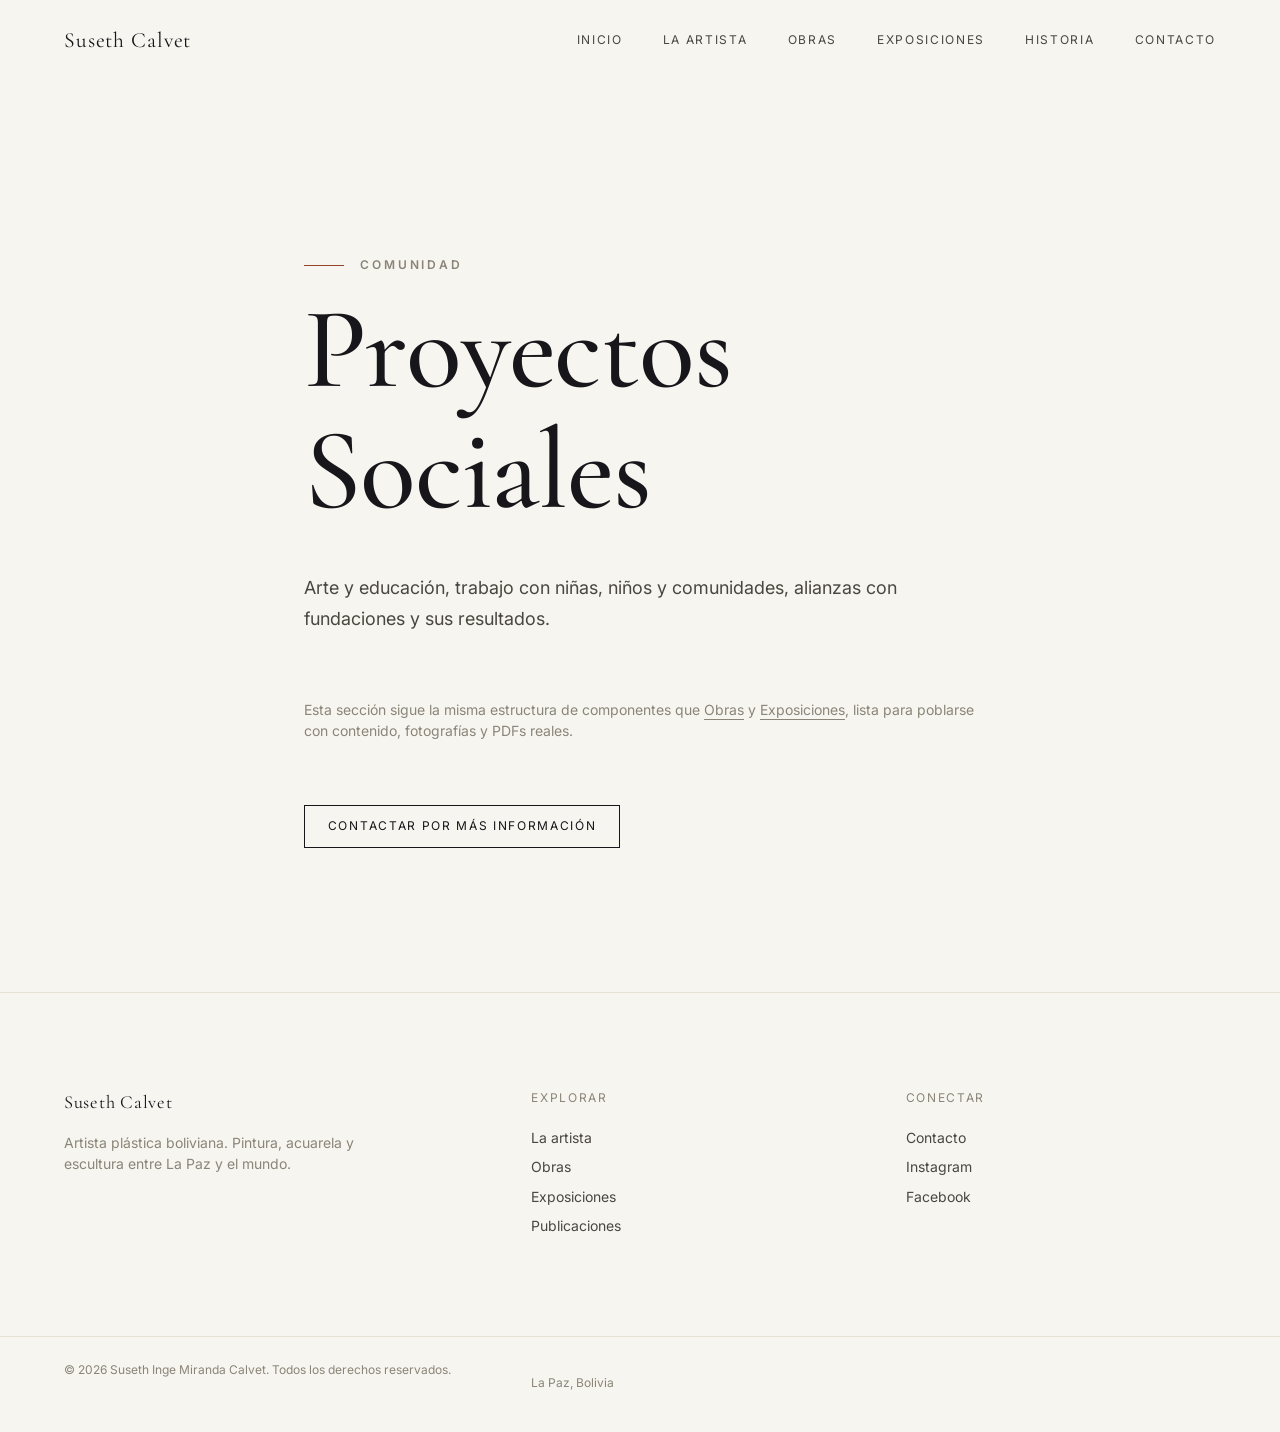
<file: proyectos-sociales.html>
<!DOCTYPE html>
<html lang="es">
<head>
<meta charset="UTF-8">
<meta name="viewport" content="width=device-width, initial-scale=1.0">
<title>Proyectos Sociales — Suseth Inge Miranda Calvet</title>
<meta name="description" content="Proyectos sociales y trabajo comunitario de Suseth Inge Miranda Calvet.">

<link rel="preconnect" href="https://fonts.googleapis.com">
<link rel="preconnect" href="https://fonts.gstatic.com" crossorigin>
<link href="https://fonts.googleapis.com/css2?family=Cormorant+Garamond:ital,wght@0,400;0,500;1,400&family=Playfair+Display:wght@500;600&family=Inter:wght@400;500;600&display=swap" rel="stylesheet">

<link rel="stylesheet" href="css/reset.css">
<link rel="stylesheet" href="css/variables.css">
<link rel="stylesheet" href="css/typography.css">
<link rel="stylesheet" href="css/layout.css">
<link rel="stylesheet" href="css/components.css">
<link rel="stylesheet" href="css/gallery.css">
<link rel="stylesheet" href="css/animations.css">
<link rel="stylesheet" href="css/responsive.css">
</head>
<body>

<a class="skip-link" href="#main">Saltar al contenido</a>

<header class="site-header">
  <div class="wrap">
    <a href="index.html" class="brand">Suseth Calvet</a>
    <nav class="nav-primary" id="nav-primary">
      <a class="nav-link" href="index.html">Inicio</a>
      <a class="nav-link" href="artista.html">La Artista</a>
      <a class="nav-link" href="obras.html">Obras</a>
      <a class="nav-link" href="exposiciones.html">Exposiciones</a>
      <a class="nav-link" href="historia.html">Historia</a>
      <a class="nav-link" href="contacto.html">Contacto</a>
    </nav>
    <button class="menu-toggle" aria-label="Abrir menú" aria-expanded="false" aria-controls="nav-primary">
      <span></span><span></span><span></span>
    </button>
  </div>
</header>

<main id="main" style="padding-top: 7rem;">
  <section class="section">
    <div class="wrap wrap--text">
      <p class="eyebrow-line eyebrow" data-reveal>Comunidad</p>
      <h1 style="margin-top: var(--space-xs);" data-reveal>Proyectos Sociales</h1>
      <p class="text-body" style="margin-top: var(--space-md);" data-reveal>Arte y educación, trabajo con niñas, niños y comunidades, alianzas con fundaciones y sus resultados.</p>
      <p class="caption" style="margin-top: var(--space-lg);" data-reveal>Esta sección sigue la misma estructura de componentes que <a class="link-underline" href="obras.html">Obras</a> y <a class="link-underline" href="exposiciones.html">Exposiciones</a>, lista para poblarse con contenido, fotografías y PDFs reales.</p>
      <a class="btn" style="margin-top: var(--space-lg);" href="contacto.html">Contactar por más información</a>
    </div>
  </section>
</main>

<footer class="site-footer">
  <div class="wrap">
    <div>
      <p class="brand" style="font-size:1.15rem;">Suseth Calvet</p>
      <p class="caption" style="margin-top: var(--space-xs); max-width: 22rem;">Artista plástica boliviana. Pintura, acuarela y escultura entre La Paz y el mundo.</p>
    </div>
    <div class="footer-cols">
      <p class="footer-cols__title">Explorar</p>
      <a href="artista.html">La artista</a>
      <a href="obras.html">Obras</a>
      <a href="exposiciones.html">Exposiciones</a>
      <a href="publicaciones.html">Publicaciones</a>
    </div>
    <div class="footer-cols">
      <p class="footer-cols__title">Conectar</p>
      <a href="contacto.html">Contacto</a>
      <a href="https://instagram.com" target="_blank" rel="noopener">Instagram</a>
      <a href="https://facebook.com" target="_blank" rel="noopener">Facebook</a>
    </div>
  </div>
  <div class="wrap footer-bottom">
    <p>© <span data-year></span> Suseth Inge Miranda Calvet. Todos los derechos reservados.</p>
    <p>La Paz, Bolivia</p>
  </div>
</footer>

<script src="js/menu.js"></script>
<script src="js/scroll.js"></script>
<script src="js/app.js"></script>
</body>
</html>
</file>
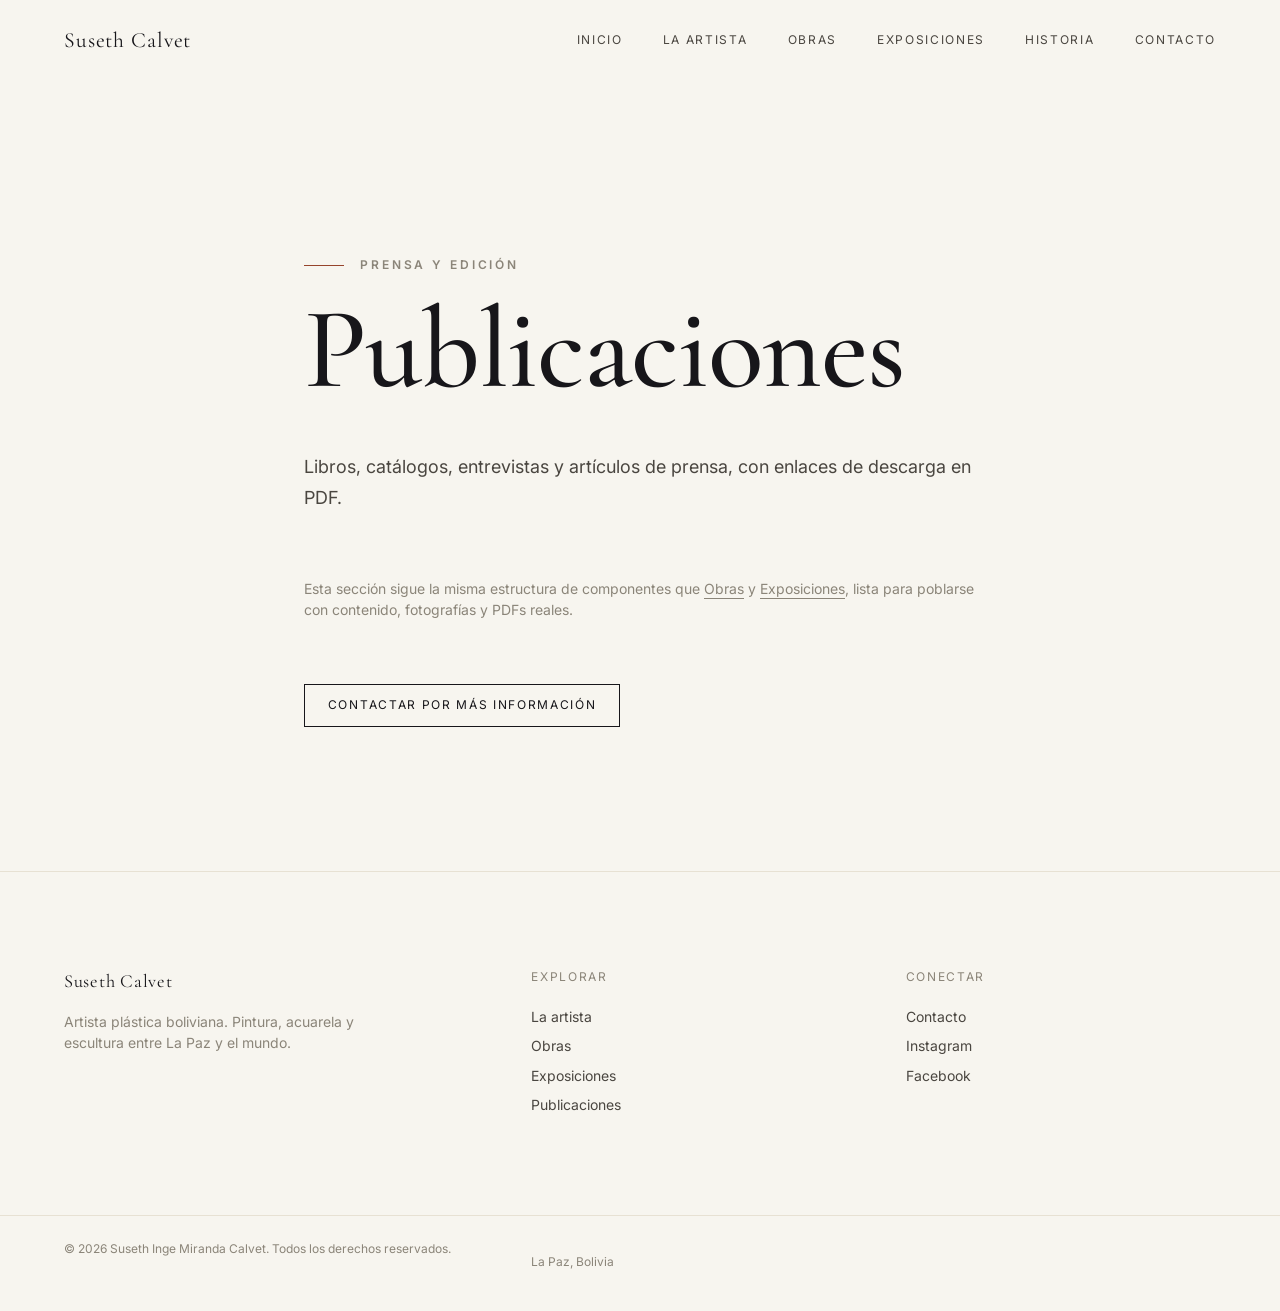
<file: publicaciones.html>
<!DOCTYPE html>
<html lang="es">
<head>
<meta charset="UTF-8">
<meta name="viewport" content="width=device-width, initial-scale=1.0">
<title>Publicaciones — Suseth Inge Miranda Calvet</title>
<meta name="description" content="Libros, catálogos, entrevistas y prensa sobre Suseth Inge Miranda Calvet.">

<link rel="preconnect" href="https://fonts.googleapis.com">
<link rel="preconnect" href="https://fonts.gstatic.com" crossorigin>
<link href="https://fonts.googleapis.com/css2?family=Cormorant+Garamond:ital,wght@0,400;0,500;1,400&family=Playfair+Display:wght@500;600&family=Inter:wght@400;500;600&display=swap" rel="stylesheet">

<link rel="stylesheet" href="css/reset.css">
<link rel="stylesheet" href="css/variables.css">
<link rel="stylesheet" href="css/typography.css">
<link rel="stylesheet" href="css/layout.css">
<link rel="stylesheet" href="css/components.css">
<link rel="stylesheet" href="css/gallery.css">
<link rel="stylesheet" href="css/animations.css">
<link rel="stylesheet" href="css/responsive.css">
</head>
<body>

<a class="skip-link" href="#main">Saltar al contenido</a>

<header class="site-header">
  <div class="wrap">
    <a href="index.html" class="brand">Suseth Calvet</a>
    <nav class="nav-primary" id="nav-primary">
      <a class="nav-link" href="index.html">Inicio</a>
      <a class="nav-link" href="artista.html">La Artista</a>
      <a class="nav-link" href="obras.html">Obras</a>
      <a class="nav-link" href="exposiciones.html">Exposiciones</a>
      <a class="nav-link" href="historia.html">Historia</a>
      <a class="nav-link" href="contacto.html">Contacto</a>
    </nav>
    <button class="menu-toggle" aria-label="Abrir menú" aria-expanded="false" aria-controls="nav-primary">
      <span></span><span></span><span></span>
    </button>
  </div>
</header>

<main id="main" style="padding-top: 7rem;">
  <section class="section">
    <div class="wrap wrap--text">
      <p class="eyebrow-line eyebrow" data-reveal>Prensa y edición</p>
      <h1 style="margin-top: var(--space-xs);" data-reveal>Publicaciones</h1>
      <p class="text-body" style="margin-top: var(--space-md);" data-reveal>Libros, catálogos, entrevistas y artículos de prensa, con enlaces de descarga en PDF.</p>
      <p class="caption" style="margin-top: var(--space-lg);" data-reveal>Esta sección sigue la misma estructura de componentes que <a class="link-underline" href="obras.html">Obras</a> y <a class="link-underline" href="exposiciones.html">Exposiciones</a>, lista para poblarse con contenido, fotografías y PDFs reales.</p>
      <a class="btn" style="margin-top: var(--space-lg);" href="contacto.html">Contactar por más información</a>
    </div>
  </section>
</main>

<footer class="site-footer">
  <div class="wrap">
    <div>
      <p class="brand" style="font-size:1.15rem;">Suseth Calvet</p>
      <p class="caption" style="margin-top: var(--space-xs); max-width: 22rem;">Artista plástica boliviana. Pintura, acuarela y escultura entre La Paz y el mundo.</p>
    </div>
    <div class="footer-cols">
      <p class="footer-cols__title">Explorar</p>
      <a href="artista.html">La artista</a>
      <a href="obras.html">Obras</a>
      <a href="exposiciones.html">Exposiciones</a>
      <a href="publicaciones.html">Publicaciones</a>
    </div>
    <div class="footer-cols">
      <p class="footer-cols__title">Conectar</p>
      <a href="contacto.html">Contacto</a>
      <a href="https://instagram.com" target="_blank" rel="noopener">Instagram</a>
      <a href="https://facebook.com" target="_blank" rel="noopener">Facebook</a>
    </div>
  </div>
  <div class="wrap footer-bottom">
    <p>© <span data-year></span> Suseth Inge Miranda Calvet. Todos los derechos reservados.</p>
    <p>La Paz, Bolivia</p>
  </div>
</footer>

<script src="js/menu.js"></script>
<script src="js/scroll.js"></script>
<script src="js/app.js"></script>
</body>
</html>
</file>
<file: css/variables.css>
/* ==========================================================================
   VARIABLES.CSS
   Sistema de diseño — Suseth Inge Miranda Calvet, artista plástica
   Paleta inspirada en el altiplano boliviano: papel de algodón, tierra
   cocida, ceniza y horizonte. Un único acento, usado con extrema mesura.
   ========================================================================== */

:root {
  /* ---- Color: superficie ---- */
  --color-paper:        #F7F5EF;   /* fondo principal — papel de algodón */
  --color-paper-alt:     #EFEBE1;  /* fondo secundario, secciones alternas */
  --color-paper-deep:     #E7E1D3; /* bordes de tarjetas, separadores suaves */

  /* ---- Color: tinta ---- */
  --color-ink:            #17161A; /* negro cálido, texto principal */
  --color-ink-soft:       #4A4640; /* texto secundario */
  --color-stone:          #8B8579; /* texto terciario, metadatos, captions */
  --color-stone-light:    #B7B1A2; /* líneas, placeholders */

  /* ---- Color: acento único (tierra cocida del altiplano) ---- */
  --color-accent:         #96442C;
  --color-accent-soft:    rgba(150, 68, 44, 0.10);

  /* ---- Color: modo oscuro ---- */
  --color-paper-dark:     #131210;
  --color-paper-dark-alt: #1B1A17;
  --color-ink-dark:       #F3F0E8;
  --color-ink-soft-dark:  #C9C3B4;
  --color-stone-dark:     #8B8579;

  /* ---- Tipografía ---- */
  --font-display: 'Cormorant Garamond', 'Playfair Display', Georgia, serif;
  --font-display-alt: 'Playfair Display', Georgia, serif;
  --font-body: 'Inter', -apple-system, 'Source Sans 3', sans-serif;

  --tracking-wide: 0.14em;
  --tracking-wider: 0.24em;

  /* Escala tipográfica fluida */
  --fs-hero:   clamp(3.2rem, 9vw, 8rem);
  --fs-xxl:    clamp(2.4rem, 5vw, 4.4rem);
  --fs-xl:     clamp(1.9rem, 3.2vw, 2.8rem);
  --fs-lg:     clamp(1.4rem, 2vw, 1.8rem);
  --fs-md:     1.125rem;
  --fs-body:   1rem;
  --fs-sm:     0.875rem;
  --fs-xs:     0.75rem;

  /* ---- Espaciado ---- */
  --space-3xs: 0.25rem;
  --space-2xs: 0.5rem;
  --space-xs:  1rem;
  --space-sm:  1.5rem;
  --space-md:  2.5rem;
  --space-lg:  4rem;
  --space-xl:  6rem;
  --space-2xl: 9rem;
  --space-3xl: 13rem;

  /* ---- Layout ---- */
  --max-width: 1440px;
  --max-width-text: 42rem;
  --gutter: clamp(1.5rem, 5vw, 5rem);

  /* ---- Movimiento ---- */
  --ease-museum: cubic-bezier(0.16, 1, 0.3, 1);
  --duration-slow: 900ms;
  --duration-med: 500ms;
  --duration-fast: 260ms;

  /* ---- Bordes ---- */
  --hairline: 1px solid var(--color-paper-deep);
  --hairline-dark: 1px solid rgba(243, 240, 232, 0.14);
}

/* Modo oscuro por preferencia del sistema o atributo manual */
:root[data-theme='dark'] {
  --color-paper: var(--color-paper-dark);
  --color-paper-alt: var(--color-paper-dark-alt);
  --color-paper-deep: rgba(243, 240, 232, 0.14);
  --color-ink: var(--color-ink-dark);
  --color-ink-soft: var(--color-ink-soft-dark);
  --color-stone: var(--color-stone-dark);
}

@media (prefers-reduced-motion: reduce) {
  :root {
    --duration-slow: 1ms;
    --duration-med: 1ms;
    --duration-fast: 1ms;
  }
}
</file>
<file: css/typography.css>
/* ==========================================================================
   TYPOGRAPHY.CSS
   Serif editorial para voz de autor (títulos, citas) + sans utilitaria
   para orientación e información funcional.
   ========================================================================== */

body {
  font-family: var(--font-body);
  font-size: var(--fs-body);
  font-weight: 400;
  color: var(--color-ink);
  background: var(--color-paper);
}

h1, h2, h3, h4,
.font-display {
  font-family: var(--font-display);
  font-weight: 500;
  line-height: 1.05;
  letter-spacing: -0.01em;
  color: var(--color-ink);
}

h1 { font-size: var(--fs-hero); }
h2 { font-size: var(--fs-xxl); line-height: 1.08; }
h3 { font-size: var(--fs-xl); line-height: 1.15; }
h4 { font-size: var(--fs-lg); line-height: 1.25; font-weight: 600; }

p { max-width: var(--max-width-text); }
p + p { margin-top: 1.1em; }

.lede {
  font-family: var(--font-display);
  font-weight: 400;
  font-style: italic;
  font-size: var(--fs-lg);
  line-height: 1.4;
  color: var(--color-ink-soft);
}

.eyebrow {
  font-family: var(--font-body);
  font-size: var(--fs-xs);
  font-weight: 600;
  text-transform: uppercase;
  letter-spacing: var(--tracking-wider);
  color: var(--color-stone);
}

.caption {
  font-size: var(--fs-sm);
  color: var(--color-stone);
  line-height: 1.5;
}

.text-body {
  font-size: var(--fs-md);
  color: var(--color-ink-soft);
  line-height: 1.75;
  max-width: var(--max-width-text);
}

.quote {
  font-family: var(--font-display);
  font-style: italic;
  font-size: var(--fs-xl);
  line-height: 1.3;
  color: var(--color-ink);
  max-width: 34rem;
}

a.link-underline {
  position: relative;
  padding-bottom: 0.15em;
  background-image: linear-gradient(currentColor, currentColor);
  background-size: 100% 1px;
  background-repeat: no-repeat;
  background-position: 0 100%;
  transition: background-size var(--duration-med) var(--ease-museum);
}
a.link-underline:hover { background-size: 0% 1px; }

.small-caps {
  font-variant: small-caps;
  letter-spacing: var(--tracking-wide);
}
</file>
<file: css/layout.css>
/* ==========================================================================
   LAYOUT.CSS — contenedores, grid, secciones, la "línea de horizonte"
   ========================================================================== */

.wrap {
  width: 100%;
  max-width: var(--max-width);
  margin-inline: auto;
  padding-inline: var(--gutter);
}

.wrap--text {
  max-width: calc(var(--max-width-text) + var(--gutter) * 2);
}

section { position: relative; }

.section {
  padding-block: var(--space-2xl);
}
.section--tight { padding-block: var(--space-xl); }
.section--alt { background: var(--color-paper-alt); }

.grid {
  display: grid;
  gap: var(--space-md);
}

.grid--2 { grid-template-columns: repeat(2, 1fr); }
.grid--3 { grid-template-columns: repeat(3, 1fr); }
.grid--4 { grid-template-columns: repeat(4, 1fr); }
.grid--12 { grid-template-columns: repeat(12, 1fr); }

/* Elemento firma: una línea de horizonte delgada que separa secciones,
   evocando el altiplano. Crece desde el centro cuando entra en vista. */
.horizon {
  height: 1px;
  width: 100%;
  background: var(--color-paper-deep);
  transform: scaleX(0);
  transition: transform 1.1s var(--ease-museum);
}
.horizon.is-visible { transform: scaleX(1); }

.stack { display: flex; flex-direction: column; }
.stack > * + * { margin-top: var(--space-md); }
.stack--sm > * + * { margin-top: var(--space-sm); }
.stack--lg > * + * { margin-top: var(--space-lg); }

.cluster {
  display: flex;
  align-items: center;
  flex-wrap: wrap;
  gap: var(--space-sm);
}

.split {
  display: grid;
  grid-template-columns: 1fr 1fr;
  gap: var(--space-xl);
  align-items: center;
}

.center { text-align: center; margin-inline: auto; }

.visually-hidden {
  position: absolute;
  width: 1px; height: 1px;
  overflow: hidden;
  clip: rect(0 0 0 0);
  white-space: nowrap;
}

.skip-link {
  position: absolute;
  left: var(--space-xs);
  top: -100px;
  background: var(--color-ink);
  color: var(--color-paper);
  padding: 0.75em 1.25em;
  z-index: 999;
  transition: top var(--duration-fast) ease;
}
.skip-link:focus { top: var(--space-xs); }

@media (max-width: 900px) {
  .grid--3, .grid--4 { grid-template-columns: repeat(2, 1fr); }
  .split { grid-template-columns: 1fr; gap: var(--space-lg); }
}

@media (max-width: 620px) {
  .grid--2, .grid--3, .grid--4 { grid-template-columns: 1fr; }
}
</file>
<file: css/components.css>
/* ==========================================================================
   COMPONENTS.CSS
   ========================================================================== */

/* ---------------------------- Navegación --------------------------------- */
.site-header {
  position: fixed;
  inset-inline: 0;
  top: 0;
  z-index: 100;
  padding-block: var(--space-sm);
  transition: background var(--duration-med) var(--ease-museum),
              padding var(--duration-med) var(--ease-museum),
              border-color var(--duration-med) var(--ease-museum);
  border-bottom: 1px solid transparent;
}

.site-header.is-scrolled {
  background: var(--color-paper);
  padding-block: var(--space-2xs);
  border-color: var(--color-paper-deep);
}

.site-header .wrap {
  display: flex;
  align-items: center;
  justify-content: space-between;
}

.brand {
  font-family: var(--font-display);
  font-size: 1.35rem;
  letter-spacing: 0.04em;
}

.site-header--on-hero:not(.is-scrolled) .brand,
.site-header--on-hero:not(.is-scrolled) .nav-link {
  color: #FBFAF6;
}
.site-header--on-hero:not(.is-scrolled) .menu-toggle span {
  background: #FBFAF6;
}

.nav-primary {
  display: flex;
  align-items: center;
  gap: var(--space-md);
}

.nav-link {
  font-size: var(--fs-xs);
  text-transform: uppercase;
  letter-spacing: var(--tracking-wide);
  color: var(--color-ink-soft);
  padding: 0.4em 0;
  position: relative;
}
.nav-link::after {
  content: '';
  position: absolute;
  left: 0; right: 0; bottom: -2px;
  height: 1px;
  background: currentColor;
  transform: scaleX(0);
  transform-origin: left;
  transition: transform var(--duration-med) var(--ease-museum);
}
.nav-link:hover::after, .nav-link[aria-current='page']::after { transform: scaleX(1); }

.menu-toggle {
  display: none;
  flex-direction: column;
  gap: 5px;
  width: 26px;
}
.menu-toggle span {
  height: 1px;
  width: 100%;
  background: var(--color-ink);
  transition: transform var(--duration-fast) ease, opacity var(--duration-fast) ease;
}

@media (max-width: 860px) {
  .menu-toggle { display: flex; }
  .nav-primary {
    position: fixed;
    inset: 0;
    top: 0;
    z-index: 150;
    background: var(--color-paper);
    flex-direction: column;
    justify-content: center;
    align-items: center;
    gap: var(--space-lg);
    transform: translateY(-100%);
    transition: transform var(--duration-med) var(--ease-museum);
  }
  .nav-primary.is-open { transform: translateY(0); }
  .nav-link { font-size: var(--fs-lg); color: var(--color-ink); }
  .site-header--on-hero .nav-primary.is-open .nav-link { color: var(--color-ink); }
}

/* ---------------------------- Botones ------------------------------------ */
.btn {
  display: inline-flex;
  align-items: center;
  gap: 0.6em;
  font-size: var(--fs-xs);
  text-transform: uppercase;
  letter-spacing: var(--tracking-wide);
  padding: 0.95em 1.9em;
  border: 1px solid var(--color-ink);
  color: var(--color-ink);
  transition: background var(--duration-fast) ease, color var(--duration-fast) ease;
}
.btn:hover { background: var(--color-ink); color: var(--color-paper); }

.btn--accent { border-color: var(--color-accent); color: var(--color-accent); }
.btn--accent:hover { background: var(--color-accent); color: #fff; }

.btn--ghost-light {
  border-color: rgba(251, 250, 246, 0.6);
  color: #FBFAF6;
}
.btn--ghost-light:hover { background: #FBFAF6; color: var(--color-ink); }

.text-link {
  font-size: var(--fs-xs);
  text-transform: uppercase;
  letter-spacing: var(--tracking-wide);
  border-bottom: 1px solid currentColor;
  padding-bottom: 0.2em;
}

/* ---------------------------- Tarjetas ------------------------------------ */
.card-work {
  display: block;
  position: relative;
}
.card-work__frame {
  aspect-ratio: 4 / 5;
  overflow: hidden;
  background: var(--color-paper-alt);
}
.card-work__frame img {
  width: 100%; height: 100%;
  object-fit: cover;
  transition: transform var(--duration-slow) var(--ease-museum);
}
.card-work:hover .card-work__frame img { transform: scale(1.045); }

.card-work__meta { margin-top: var(--space-sm); }
.card-work__title { font-family: var(--font-display); font-size: var(--fs-lg); }
.card-work__sub { color: var(--color-stone); font-size: var(--fs-sm); margin-top: 0.25em; }

/* Placeholder visual mientras no hay fotografía real de la obra */
.placeholder-art {
  width: 100%; height: 100%;
  display: flex; align-items: center; justify-content: center;
  background:
    repeating-linear-gradient(135deg, var(--color-paper-deep) 0 2px, transparent 2px 14px),
    var(--color-paper-alt);
  color: var(--color-stone);
  font-size: var(--fs-xs);
  text-align: center;
  letter-spacing: var(--tracking-wide);
  text-transform: uppercase;
  padding: 1.5em;
}

/* ---------------------------- Footer -------------------------------------- */
.site-footer {
  padding-block: var(--space-xl) var(--space-md);
  border-top: var(--hairline);
}
.site-footer .wrap {
  display: grid;
  grid-template-columns: 1.3fr 1fr 1fr;
  gap: var(--space-lg);
}
.footer-cols__title { font-size: var(--fs-xs); text-transform: uppercase; letter-spacing: var(--tracking-wide); color: var(--color-stone); margin-bottom: var(--space-xs); }
.footer-cols a { display: block; font-size: var(--fs-sm); color: var(--color-ink-soft); padding-block: 0.3em; }
.footer-bottom {
  margin-top: var(--space-xl);
  padding-top: var(--space-sm);
  border-top: var(--hairline);
  display: flex; justify-content: space-between; flex-wrap: wrap; gap: var(--space-xs);
  font-size: var(--fs-xs); color: var(--color-stone);
}
@media (max-width: 700px) {
  .site-footer .wrap { grid-template-columns: 1fr; }
}

/* ---------------------------- Formulario ---------------------------------- */
.form-field { display: flex; flex-direction: column; gap: 0.5em; margin-bottom: var(--space-sm); }
.form-field label { font-size: var(--fs-xs); text-transform: uppercase; letter-spacing: var(--tracking-wide); color: var(--color-stone); }
.form-field input, .form-field textarea {
  background: transparent;
  border: none;
  border-bottom: 1px solid var(--color-paper-deep);
  padding-block: 0.6em;
  font-size: var(--fs-md);
  color: var(--color-ink);
  transition: border-color var(--duration-fast) ease;
}
.form-field input:focus, .form-field textarea:focus { border-color: var(--color-accent); }
.form-field textarea { resize: vertical; min-height: 8rem; }

/* ---------------------------- Tabs / filtros ------------------------------- */
.filter-bar { display: flex; gap: var(--space-sm); flex-wrap: wrap; }
.filter-btn {
  font-size: var(--fs-xs); text-transform: uppercase; letter-spacing: var(--tracking-wide);
  color: var(--color-stone); padding-bottom: 0.3em; border-bottom: 1px solid transparent;
}
.filter-btn[aria-pressed='true'] { color: var(--color-ink); border-color: var(--color-accent); }

/* ---------------------------- Badge / eyebrow con línea -------------------- */
.eyebrow-line { display: flex; align-items: center; gap: var(--space-xs); }
.eyebrow-line::before { content: ''; width: 2.5rem; height: 1px; background: var(--color-accent); }

/* ---------------------------- Toggle tema ---------------------------------- */
.theme-toggle {
  width: 34px; height: 34px;
  display: flex; align-items: center; justify-content: center;
  border: 1px solid var(--color-paper-deep);
  border-radius: 50%;
}
</file>
<file: css/animations.css>
/* ==========================================================================
   ANIMATIONS.CSS — reveals discretos, sin efectos vistosos
   ========================================================================== */

[data-reveal] {
  opacity: 0;
  transform: translateY(22px);
  transition: opacity 900ms var(--ease-museum), transform 900ms var(--ease-museum);
}
[data-reveal].is-visible {
  opacity: 1;
  transform: translateY(0);
}

[data-reveal-group] > * { transition-delay: calc(var(--i, 0) * 90ms); }

.fade-in { animation: fadeIn 1.1s var(--ease-museum) both; }
@keyframes fadeIn { from { opacity: 0; } to { opacity: 1; } }

.hero__name, .hero__role, .hero__phrase {
  opacity: 0;
  animation: heroRise 1.2s var(--ease-museum) forwards;
}
.hero__eyebrow { opacity: 0; animation: heroRise 1s var(--ease-museum) forwards; }
.hero__eyebrow { animation-delay: 0.1s; }
.hero__name { animation-delay: 0.25s; }
.hero__role { animation-delay: 0.5s; }
.hero__phrase { animation-delay: 0.7s; }

@keyframes heroRise {
  from { opacity: 0; transform: translateY(18px); }
  to { opacity: 1; transform: translateY(0); }
}

@media (prefers-reduced-motion: reduce) {
  [data-reveal] { opacity: 1; transform: none; transition: none; }
  .hero__name, .hero__role, .hero__phrase, .hero__eyebrow { opacity: 1; animation: none; }
}
</file>
<file: css/responsive.css>
/* ==========================================================================
   RESPONSIVE.CSS — ajustes finos por quiebre, complementa layout.css
   ========================================================================== */

@media (max-width: 1100px) {
  :root { --space-2xl: 6.5rem; --space-3xl: 9rem; }
}

@media (max-width: 700px) {
  :root { --space-2xl: 4.5rem; --space-xl: 3.5rem; }
  .hero { min-height: 560px; }
  .hero__scroll { display: none; }
  .split { gap: var(--space-md); }
}

@media (max-width: 480px) {
  .wrap { padding-inline: 1.25rem; }
}

/* Impresión: útil para CV o catálogos descargados como PDF desde el navegador */
@media print {
  .site-header, .site-footer, .hero__scroll, .lightbox, .menu-toggle { display: none !important; }
  body { background: #fff; color: #000; }
}

/* Parche de seguridad para móvil: evita que palabras largas se corten mal
   o que títulos se superpongan al contenido siguiente */
@media (max-width: 480px) {
  h1, h2, h3 { overflow-wrap: break-word; word-break: break-word; }
  .hero__name { font-size: clamp(2.6rem, 13vw, 4rem); line-height: 1; }
  .hero { padding-bottom: 1rem; }
  .split { row-gap: var(--space-md); }
}
</file>
<file: css/gallery.css>
/* ==========================================================================
   GALLERY.CSS — hero de pantalla completa, mosaicos de obra, lightbox
   ========================================================================== */

.hero {
  position: relative;
  height: 100svh;
  min-height: 640px;
  display: flex;
  align-items: flex-end;
  overflow: hidden;
  background: var(--color-ink);
}

.hero__media {
  position: absolute; inset: 0;
  background:
    radial-gradient(120% 90% at 20% 0%, rgba(150,68,44,0.32), transparent 60%),
    linear-gradient(180deg, #45403a 0%, #221f1b 100%);
}
.hero__media::after {
  content: '';
  position: absolute; inset: 0;
  background: linear-gradient(180deg, rgba(15,14,12,0.02) 0%, rgba(15,14,12,0.5) 100%);
}
.hero__media img {
  width: 100%; height: 100%; object-fit: cover;
  opacity: 0.9;
}

.hero__content {
  position: relative;
  z-index: 2;
  color: #FBFAF6;
  padding-block: var(--space-2xl) var(--space-xl);
  width: 100%;
}

.hero__eyebrow {
  color: rgba(251,250,246,0.72);
  margin-bottom: var(--space-sm);
}

.hero__name {
  font-family: var(--font-display);
  font-size: var(--fs-hero);
  line-height: 0.92;
  text-transform: uppercase;
  letter-spacing: 0.01em;
}

.hero__role {
  font-family: var(--font-display);
  font-style: italic;
  font-size: var(--fs-lg);
  color: rgba(251,250,246,0.82);
  margin-top: var(--space-xs);
}

.hero__phrase {
  margin-top: var(--space-md);
  max-width: 32rem;
  color: rgba(251,250,246,0.7);
  font-size: var(--fs-md);
}

.hero__scroll {
  position: absolute;
  bottom: var(--space-md);
  right: var(--gutter);
  z-index: 2;
  color: rgba(251,250,246,0.6);
  font-size: var(--fs-xs);
  text-transform: uppercase;
  letter-spacing: var(--tracking-wide);
  display: flex; align-items: center; gap: 0.75em;
}
.hero__scroll .line { width: 1px; height: 40px; background: rgba(251,250,246,0.4); overflow: hidden; }
.hero__scroll .line::after {
  content: ''; display: block; width: 100%; height: 40%;
  background: #FBFAF6;
  animation: scrollLine 2.2s var(--ease-museum) infinite;
}
@keyframes scrollLine {
  0% { transform: translateY(-100%); }
  100% { transform: translateY(250%); }
}

/* ---- Mosaico de galería ---- */
.gallery-grid {
  display: grid;
  grid-template-columns: repeat(3, 1fr);
  gap: var(--space-md) var(--space-sm);
}
.gallery-grid .card-work:nth-child(5n+1) { grid-column: span 2; }
.gallery-grid .card-work:nth-child(5n+1) .card-work__frame { aspect-ratio: 16 / 10; }

@media (max-width: 900px) {
  .gallery-grid { grid-template-columns: repeat(2, 1fr); }
  .gallery-grid .card-work:nth-child(5n+1) { grid-column: span 2; }
}
@media (max-width: 620px) {
  .gallery-grid { grid-template-columns: 1fr; }
  .gallery-grid .card-work:nth-child(5n+1) { grid-column: span 1; }
}

/* ---- Lightbox ---- */
.lightbox {
  position: fixed; inset: 0; z-index: 200;
  background: rgba(15,14,12,0.96);
  display: flex; align-items: center; justify-content: center;
  padding: var(--gutter);
  opacity: 0; pointer-events: none;
  transition: opacity var(--duration-med) var(--ease-museum);
}
.lightbox.is-open { opacity: 1; pointer-events: auto; }
.lightbox__figure { max-width: 1100px; width: 100%; }
.lightbox__frame { width: 100%; aspect-ratio: 4/3; }
.lightbox__caption { color: rgba(251,250,246,0.75); margin-top: var(--space-sm); font-size: var(--fs-sm); }
.lightbox__close {
  position: absolute; top: var(--space-sm); right: var(--gutter);
  color: #FBFAF6; font-size: var(--fs-md);
}
.lightbox__nav {
  position: absolute; top: 50%; transform: translateY(-50%);
  color: #FBFAF6; font-size: 1.6rem; padding: var(--space-sm);
}
.lightbox__nav--prev { left: 0; }
.lightbox__nav--next { right: 0; }

/* ---- Timeline (Historia) ---- */
.timeline { position: relative; padding-left: var(--space-md); }
.timeline::before {
  content: ''; position: absolute; left: 0; top: 0.4em; bottom: 0.4em; width: 1px;
  background: var(--color-paper-deep);
}
.timeline-item { position: relative; padding-bottom: var(--space-xl); }
.timeline-item:last-child { padding-bottom: 0; }
.timeline-item::before {
  content: ''; position: absolute; left: calc(-1 * var(--space-md) - 3.5px); top: 0.4em;
  width: 8px; height: 8px; border-radius: 50%; background: var(--color-accent);
}
.timeline-item__year { font-family: var(--font-display); font-size: var(--fs-lg); color: var(--color-accent); }
</file>
